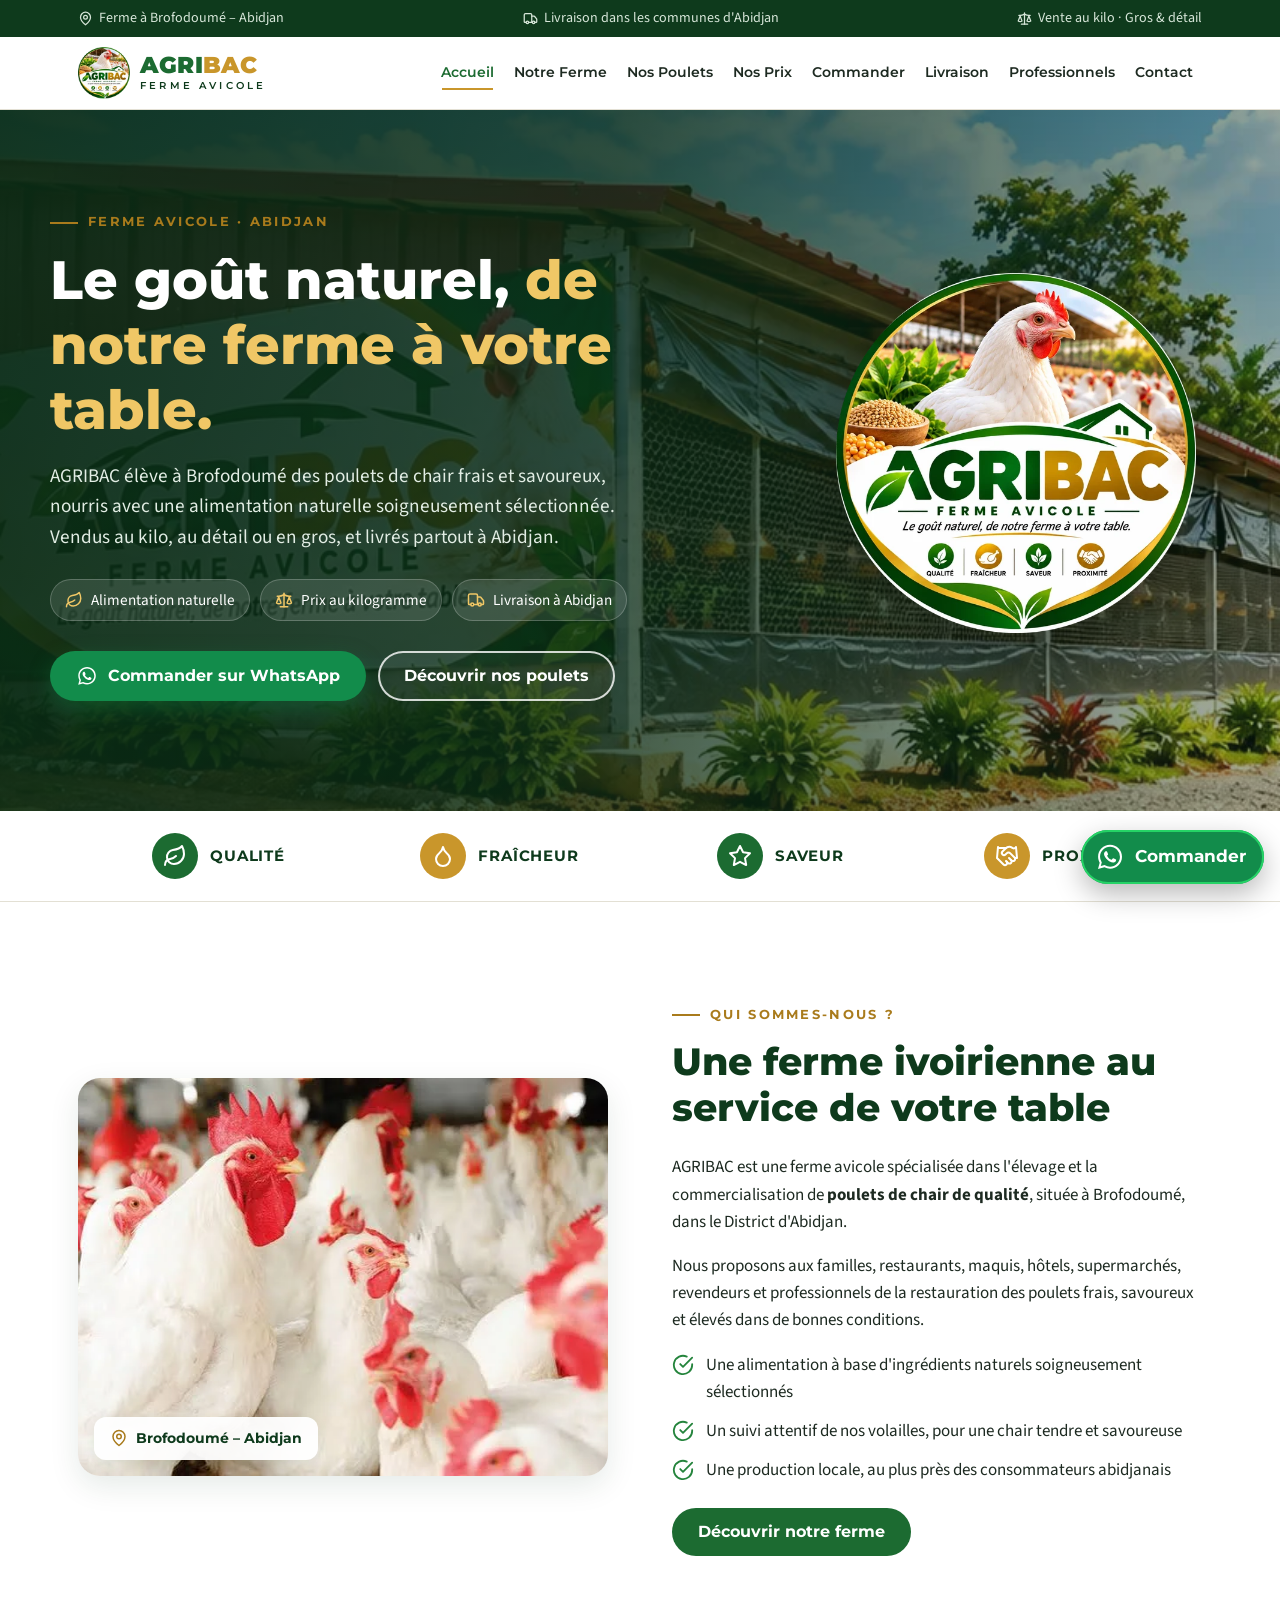
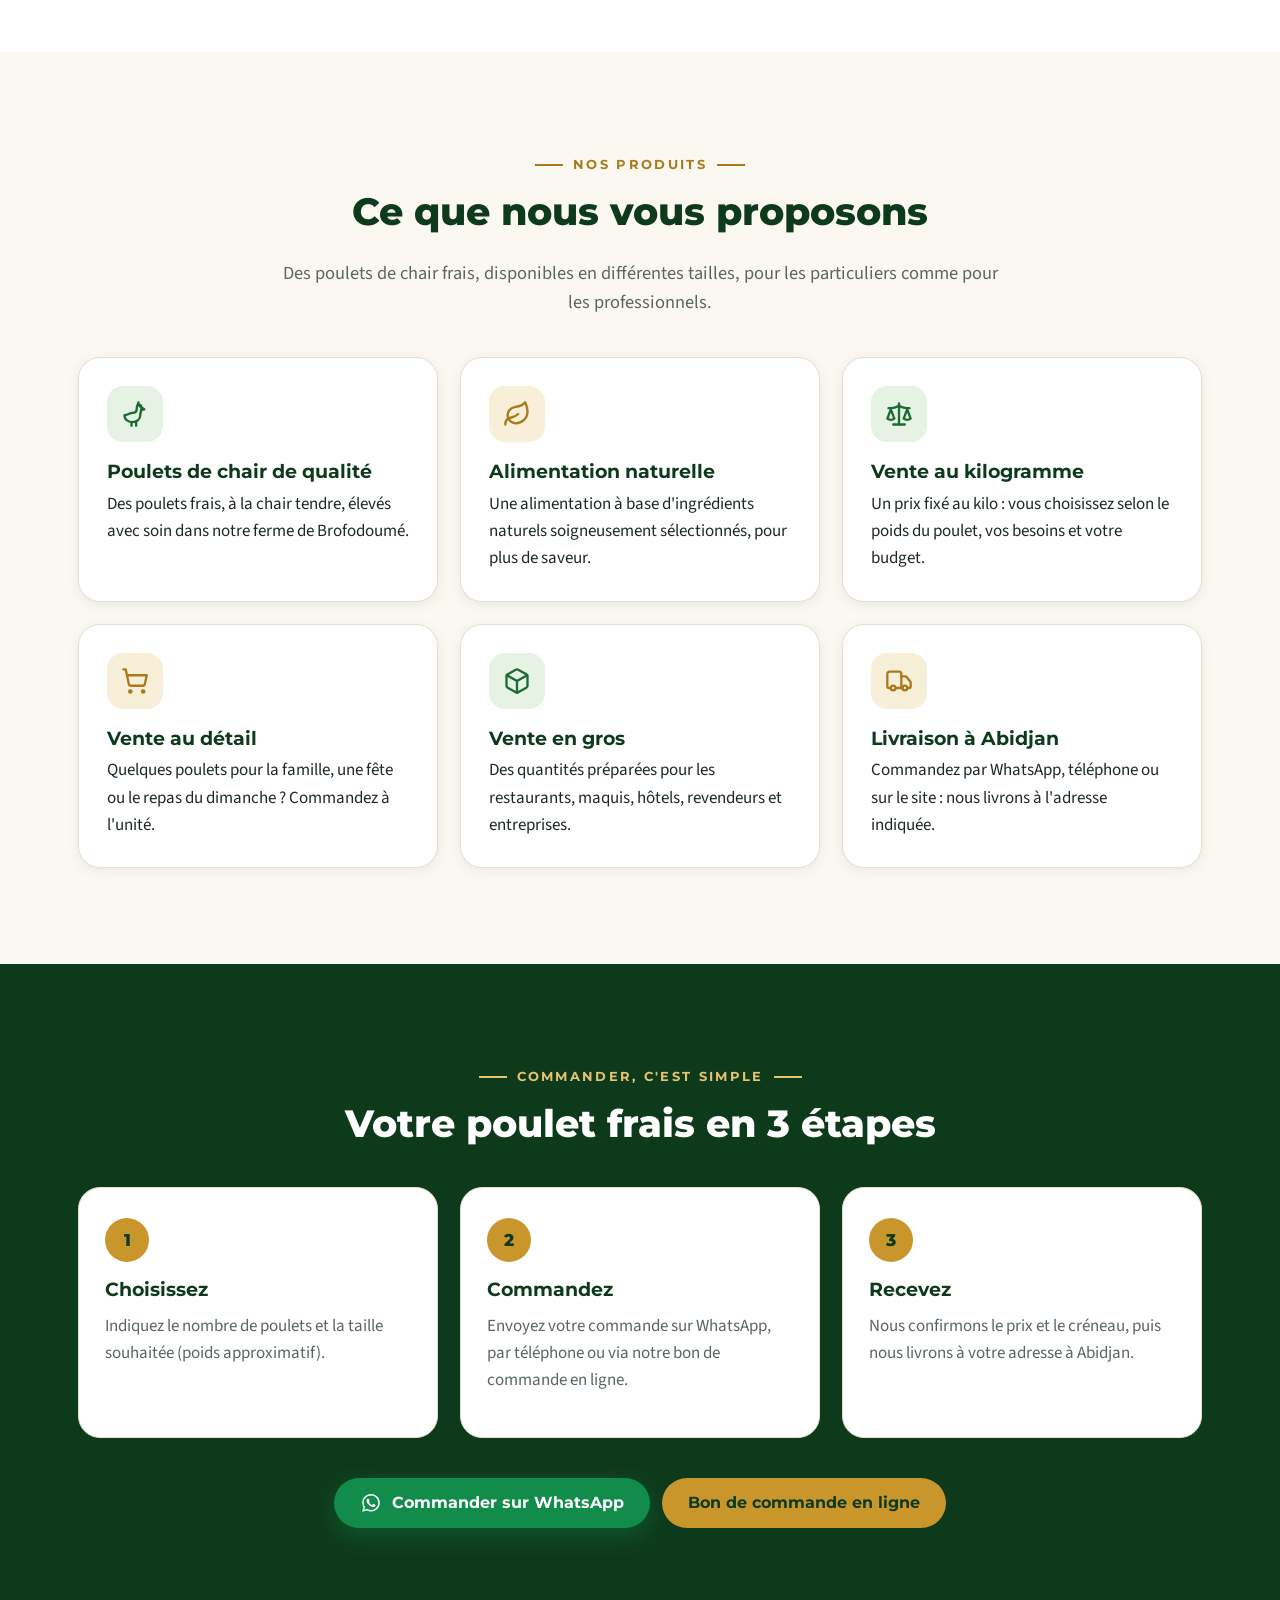
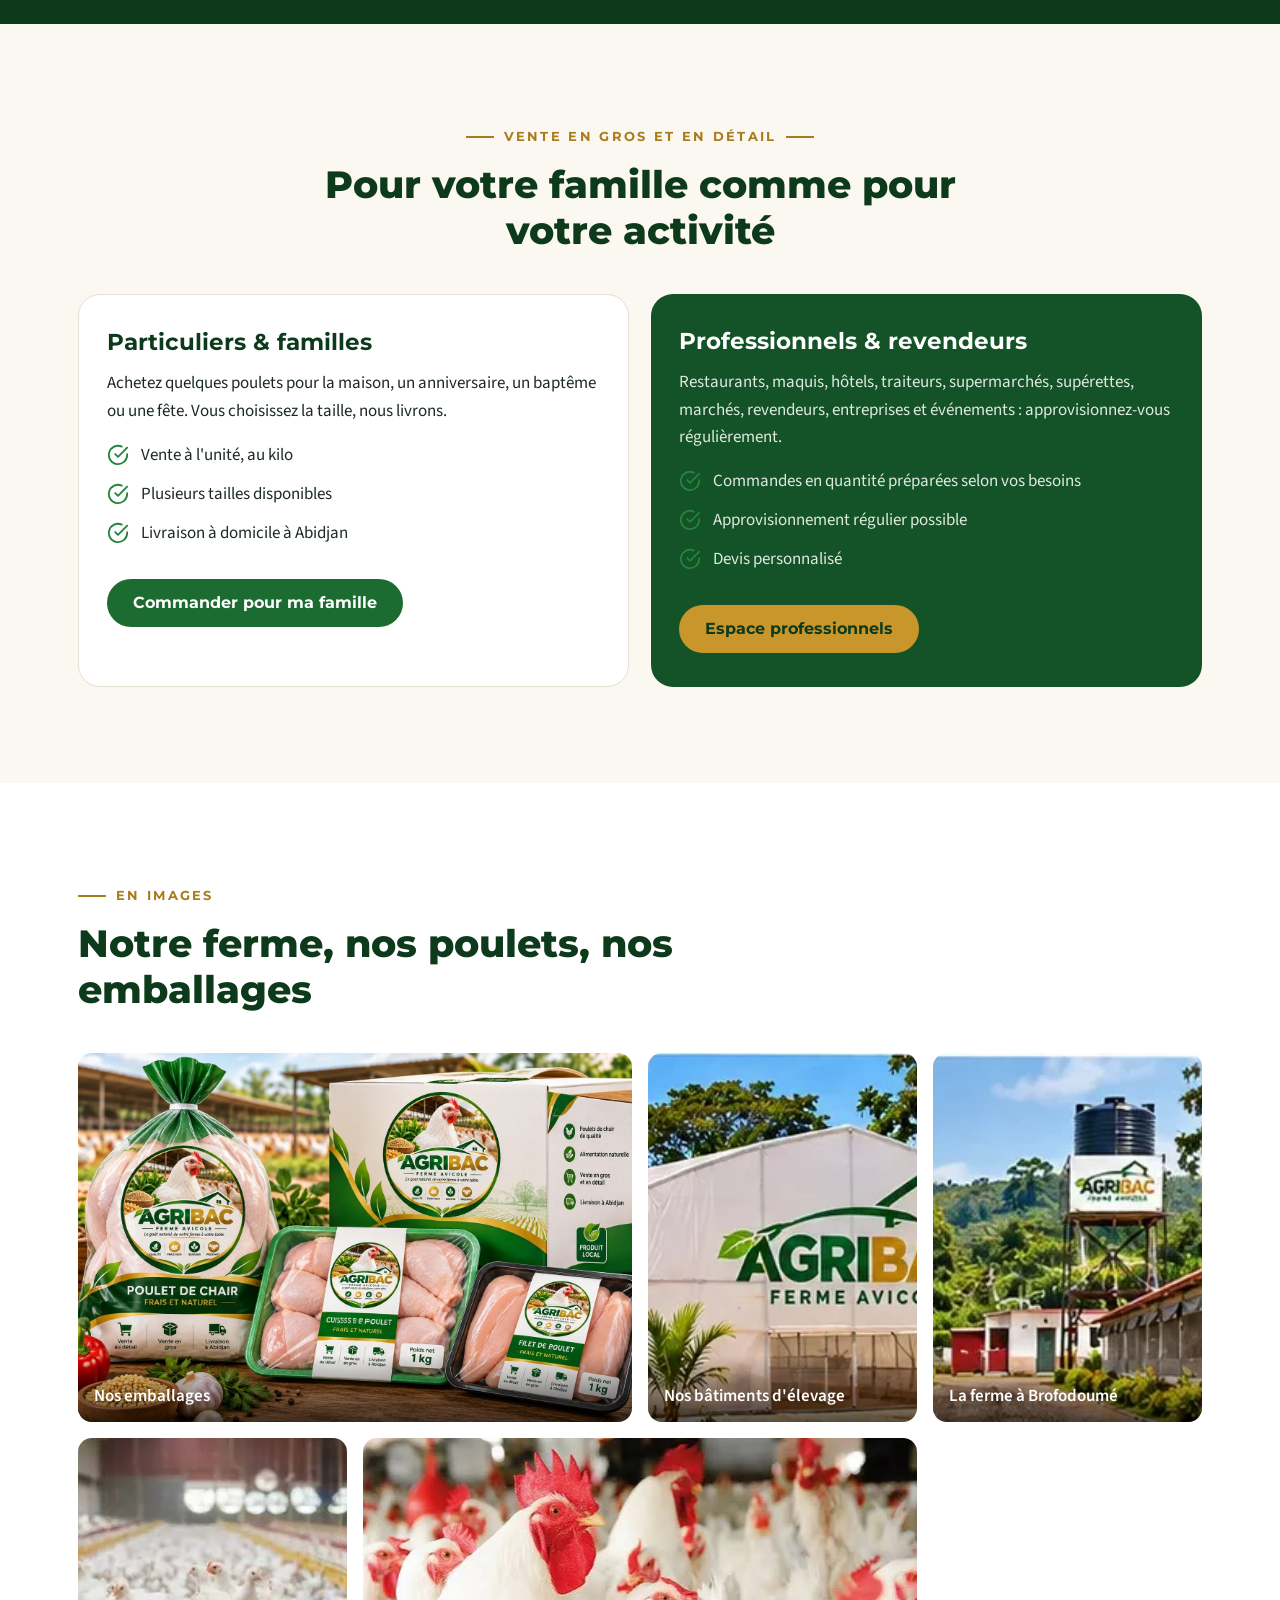
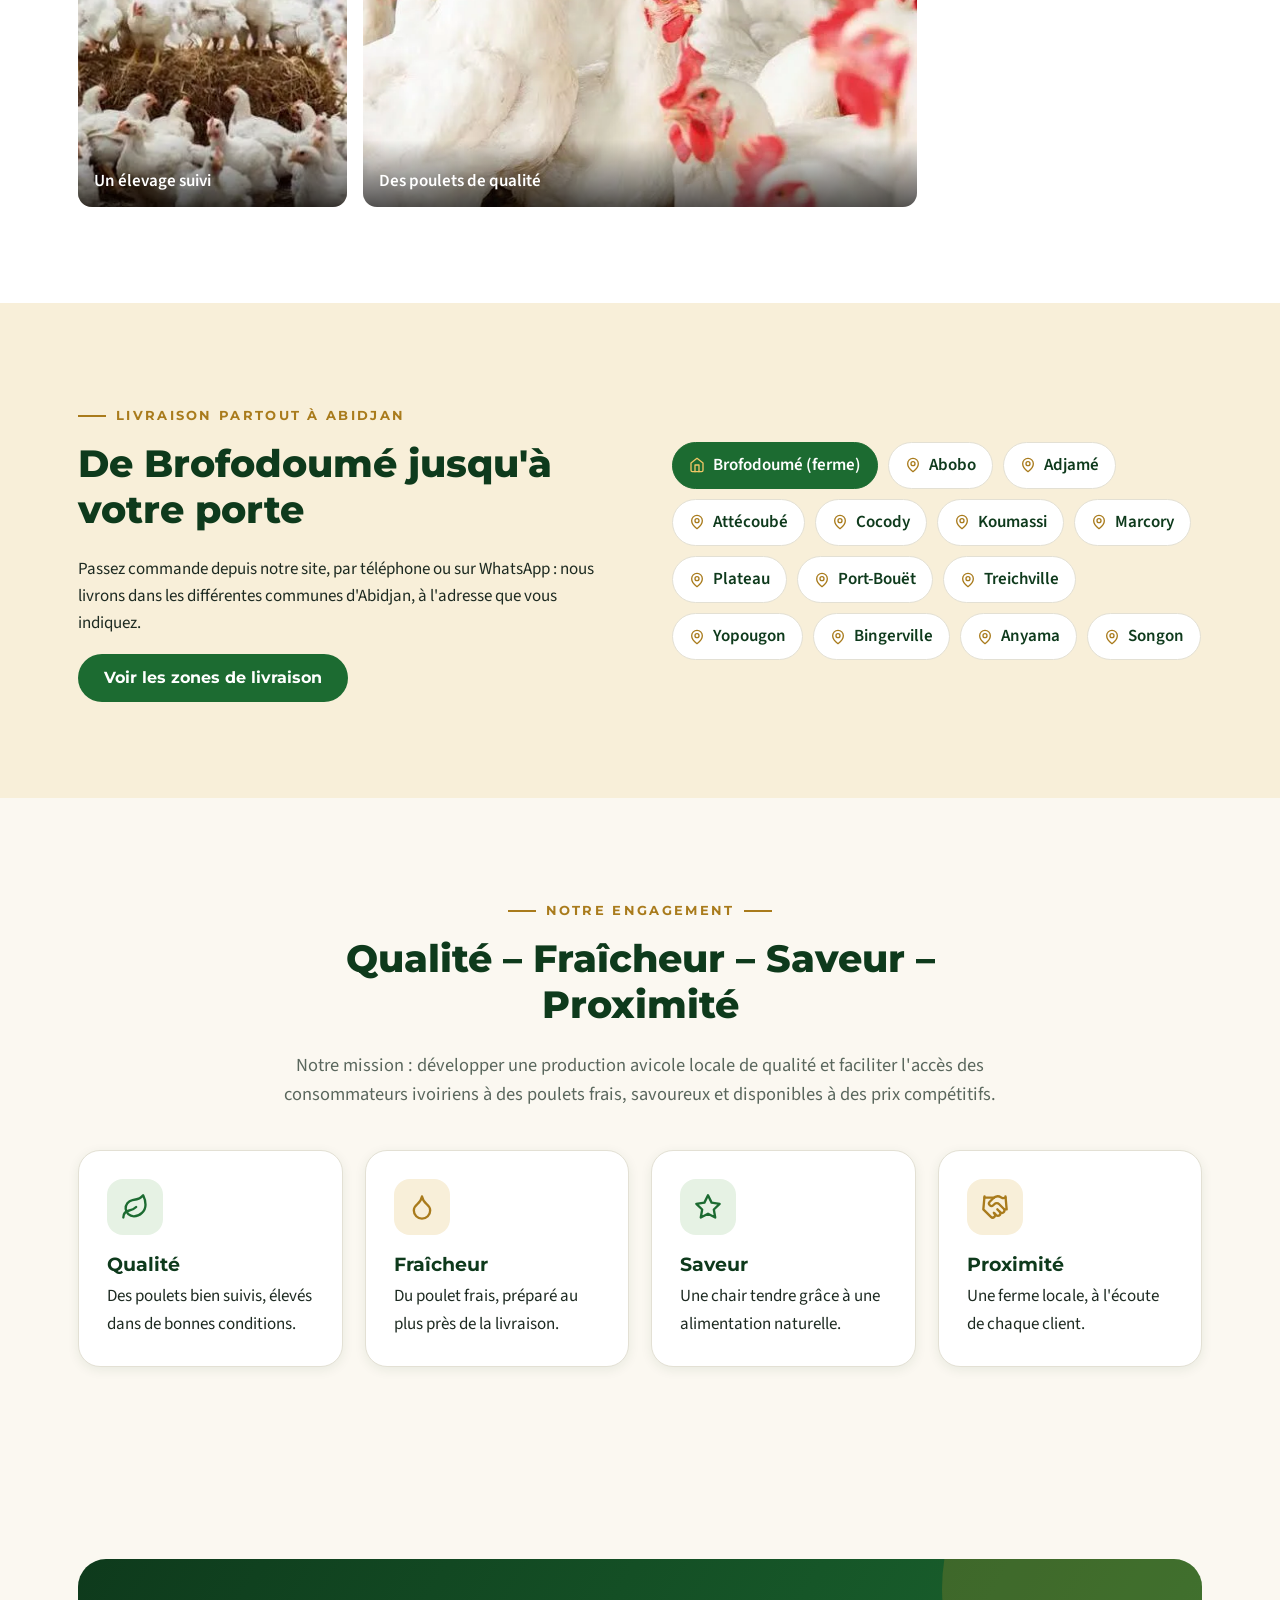
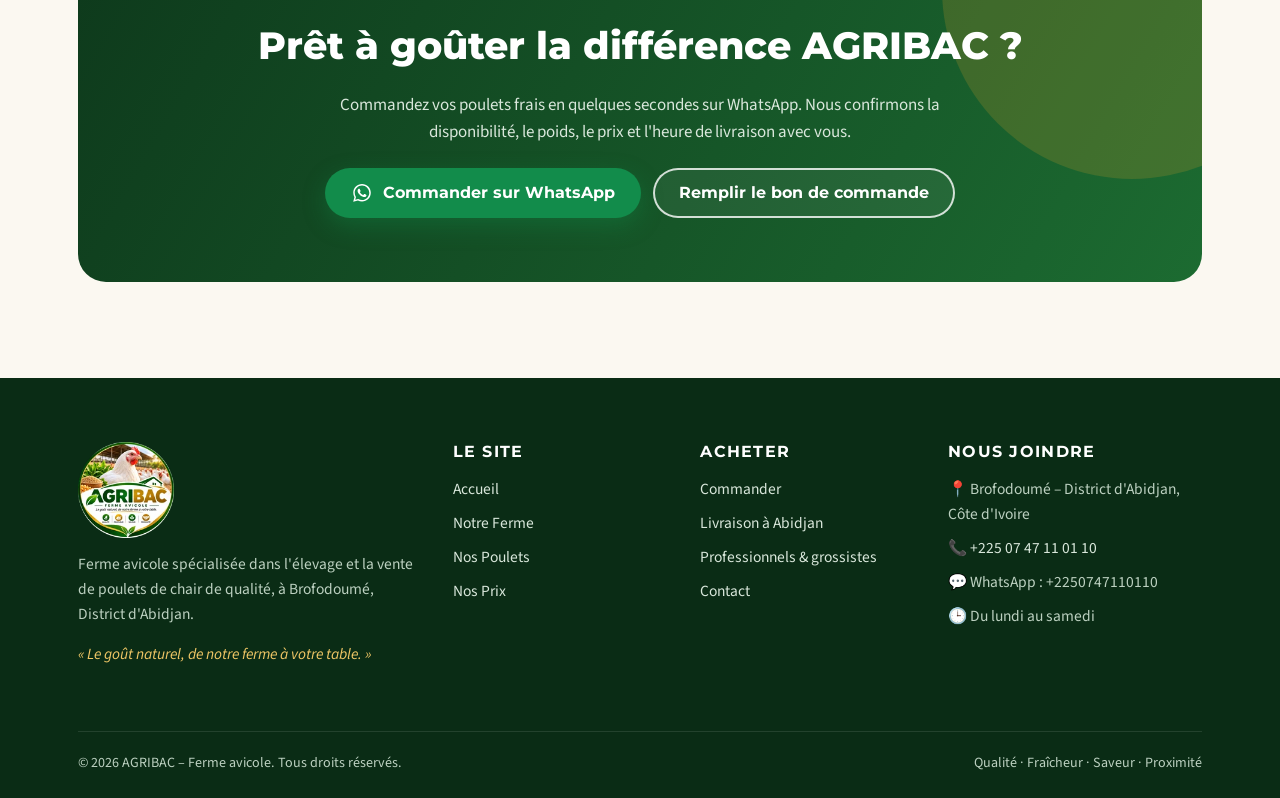
<file: index.html>
<!doctype html>
<html lang="fr">
<head>
  <meta charset="utf-8">
  <meta name="viewport" content="width=device-width, initial-scale=1">
  <title>AGRIBAC – Ferme avicole | Poulets de chair de qualité à Abidjan</title>
  <meta name="description" content="AGRIBAC, ferme avicole à Brofodoumé (Abidjan) : poulets de chair frais et savoureux, alimentation naturelle, vente au kilo en gros et au détail, livraison à Abidjan.">
  <meta name="theme-color" content="#0e3a1c">
  <meta property="og:type" content="website">
  <meta property="og:locale" content="fr_CI">
  <meta property="og:site_name" content="AGRIBAC – Ferme avicole">
  <meta property="og:title" content="AGRIBAC – Ferme avicole | Poulets de chair de qualité à Abidjan">
  <meta property="og:description" content="AGRIBAC, ferme avicole à Brofodoumé (Abidjan) : poulets de chair frais et savoureux, alimentation naturelle, vente au kilo en gros et au détail, livraison à Abidjan.">
  <meta property="og:image" content="assets/img/og-agribac.jpg">
  <meta name="twitter:card" content="summary_large_image">
  <link rel="icon" type="image/png" href="assets/img/favicon.png">
  <link rel="apple-touch-icon" href="assets/img/apple-touch-icon.png">
  <link rel="preconnect" href="https://fonts.googleapis.com">
  <link rel="preconnect" href="https://fonts.gstatic.com" crossorigin>
  <link rel="stylesheet" href="https://fonts.googleapis.com/css2?family=Montserrat:wght@600;700;800;900&family=Source+Sans+3:wght@400;600;700&display=swap">
  <link rel="stylesheet" href="assets/css/style.css">
  <script type="application/ld+json">
  {
    "@context": "https://schema.org",
    "@type": "LocalBusiness",
    "name": "AGRIBAC – Ferme avicole",
    "description": "Élevage et vente de poulets de chair de qualité à Abidjan. Vente au kilogramme, en gros et au détail, livraison à Abidjan.",
    "slogan": "Le goût naturel, de notre ferme à votre table.",
    "image": "assets/img/logo-agribac.png",
    "address": {
      "@type": "PostalAddress",
      "addressLocality": "Brofodoumé",
      "addressRegion": "District d'Abidjan",
      "addressCountry": "CI"
    },
    "areaServed": "Abidjan"
  }
  </script>
</head>
<body>
  <a class="skip-link" href="#contenu">Aller au contenu</a>

  <div class="topbar">
    <div class="container">
      <span><svg viewBox="0 0 24 24" fill="none" stroke="currentColor" stroke-width="2" stroke-linecap="round" stroke-linejoin="round" width="15" height="15" aria-hidden="true"><path d="M20 10c0 6-8 12-8 12s-8-6-8-12a8 8 0 0 1 16 0Z"/><circle cx="12" cy="10" r="3"/></svg> Ferme à Brofodoumé – Abidjan</span>
      <span class="hide-sm"><svg viewBox="0 0 24 24" fill="none" stroke="currentColor" stroke-width="2" stroke-linecap="round" stroke-linejoin="round" width="15" height="15" aria-hidden="true"><path d="M14 18V6a2 2 0 0 0-2-2H4a2 2 0 0 0-2 2v11a1 1 0 0 0 1 1h2"/><path d="M15 18H9"/><path d="M19 18h2a1 1 0 0 0 1-1v-3.65a1 1 0 0 0-.22-.624l-3.48-4.35A1 1 0 0 0 17.52 8H14"/><circle cx="17" cy="18" r="2"/><circle cx="7" cy="18" r="2"/></svg> Livraison dans les communes d'Abidjan</span>
      <span><svg viewBox="0 0 24 24" fill="none" stroke="currentColor" stroke-width="2" stroke-linecap="round" stroke-linejoin="round" width="15" height="15" aria-hidden="true"><path d="m16 16 3-8 3 8c-.87.65-1.92 1-3 1s-2.13-.35-3-1Z"/><path d="m2 16 3-8 3 8c-.87.65-1.92 1-3 1s-2.13-.35-3-1Z"/><path d="M7 21h10"/><path d="M12 3v18"/><path d="M3 7h2c2 0 5-1 7-2 2 1 5 2 7 2h2"/></svg> Vente au kilo · Gros &amp; détail</span>
    </div>
  </div>

  <header class="site-header">
    <div class="container header-inner">
      <a class="brand" href="index.html" aria-label="AGRIBAC – Accueil">
        <img src="assets/img/logo-agribac-160.webp" alt="" width="52" height="52">
        <span class="brand-text">
          <span class="brand-name">AGRI<b>BAC</b></span>
          <span class="brand-sub">FERME AVICOLE</span>
        </span>
      </a>
      <nav class="main-nav" id="main-nav" aria-label="Navigation principale">
        <ul>
          <li><a href="index.html" aria-current="page">Accueil</a></li>
          <li><a href="ferme.html">Notre Ferme</a></li>
          <li><a href="poulets.html">Nos Poulets</a></li>
          <li><a href="prix.html">Nos Prix</a></li>
          <li><a href="commander.html">Commander</a></li>
          <li><a href="livraison.html">Livraison</a></li>
          <li><a href="professionnels.html">Professionnels</a></li>
          <li><a href="contact.html">Contact</a></li>
          <li class="nav-cta"><a class="btn btn--wa btn--block" href="contact.html#coordonnees" data-wa="Bonjour AGRIBAC, je souhaite commander des poulets."><svg viewBox="0 0 32 32" fill="currentColor" aria-hidden="true"><path d="M16.04 3C9 3 3.3 8.7 3.3 15.73c0 2.25.59 4.45 1.71 6.39L3.2 28.8l6.85-1.79a12.7 12.7 0 0 0 6 1.52h.01c7.03 0 12.74-5.7 12.74-12.73C28.8 8.7 23.08 3 16.04 3zm0 23.33h-.01a10.6 10.6 0 0 1-5.4-1.48l-.39-.23-4.06 1.06 1.08-3.96-.25-.41a10.56 10.56 0 0 1-1.62-5.6c0-5.84 4.76-10.6 10.62-10.6 2.83 0 5.5 1.1 7.5 3.11a10.53 10.53 0 0 1 3.1 7.5c0 5.85-4.76 10.61-10.57 10.61zm5.82-7.94c-.32-.16-1.88-.93-2.17-1.03-.29-.11-.5-.16-.71.16-.21.32-.82 1.03-1 1.24-.19.21-.37.24-.69.08-.32-.16-1.34-.5-2.56-1.58-.95-.84-1.59-1.88-1.77-2.2-.19-.32-.02-.49.14-.65.14-.14.32-.37.48-.56.16-.19.21-.32.32-.53.11-.21.05-.4-.03-.56-.08-.16-.71-1.71-.98-2.34-.26-.62-.52-.53-.71-.54h-.61c-.21 0-.56.08-.85.4-.29.32-1.11 1.09-1.11 2.65s1.14 3.08 1.3 3.29c.16.21 2.24 3.42 5.43 4.8.76.33 1.35.52 1.81.67.76.24 1.45.21 2 .13.61-.09 1.88-.77 2.14-1.51.27-.74.27-1.38.19-1.51-.08-.13-.29-.21-.61-.37z"/></svg><span>Commander sur WhatsApp</span></a></li>
        </ul>
      </nav>
      <a class="btn btn--wa header-wa" href="contact.html#coordonnees" data-wa="Bonjour AGRIBAC, je souhaite commander des poulets."><svg viewBox="0 0 32 32" fill="currentColor" aria-hidden="true"><path d="M16.04 3C9 3 3.3 8.7 3.3 15.73c0 2.25.59 4.45 1.71 6.39L3.2 28.8l6.85-1.79a12.7 12.7 0 0 0 6 1.52h.01c7.03 0 12.74-5.7 12.74-12.73C28.8 8.7 23.08 3 16.04 3zm0 23.33h-.01a10.6 10.6 0 0 1-5.4-1.48l-.39-.23-4.06 1.06 1.08-3.96-.25-.41a10.56 10.56 0 0 1-1.62-5.6c0-5.84 4.76-10.6 10.62-10.6 2.83 0 5.5 1.1 7.5 3.11a10.53 10.53 0 0 1 3.1 7.5c0 5.85-4.76 10.61-10.57 10.61zm5.82-7.94c-.32-.16-1.88-.93-2.17-1.03-.29-.11-.5-.16-.71.16-.21.32-.82 1.03-1 1.24-.19.21-.37.24-.69.08-.32-.16-1.34-.5-2.56-1.58-.95-.84-1.59-1.88-1.77-2.2-.19-.32-.02-.49.14-.65.14-.14.32-.37.48-.56.16-.19.21-.32.32-.53.11-.21.05-.4-.03-.56-.08-.16-.71-1.71-.98-2.34-.26-.62-.52-.53-.71-.54h-.61c-.21 0-.56.08-.85.4-.29.32-1.11 1.09-1.11 2.65s1.14 3.08 1.3 3.29c.16.21 2.24 3.42 5.43 4.8.76.33 1.35.52 1.81.67.76.24 1.45.21 2 .13.61-.09 1.88-.77 2.14-1.51.27-.74.27-1.38.19-1.51-.08-.13-.29-.21-.61-.37z"/></svg><span>Commander</span></a>
      <button class="nav-toggle" type="button" aria-controls="main-nav" aria-expanded="false" aria-label="Ouvrir le menu"><svg viewBox="0 0 24 24" fill="none" stroke="currentColor" stroke-width="2" stroke-linecap="round" stroke-linejoin="round" aria-hidden="true"><line x1="4" x2="20" y1="7" y2="7"/><line x1="4" x2="20" y1="12" y2="12"/><line x1="4" x2="20" y1="17" y2="17"/></svg></button>
    </div>
  </header>

  <main id="contenu">
    <section class="hero">
      <div class="hero__bg"><img src="assets/img/ferme-batiment.webp" alt="" width="1250" height="455" fetchpriority="high"></div>
      <div class="container hero__inner">
        <div>
          <p class="eyebrow">Ferme avicole · Abidjan</p>
          <h1>Le goût naturel, <em>de notre ferme à votre table.</em></h1>
          <p class="lead">AGRIBAC élève à Brofodoumé des poulets de chair frais et savoureux, nourris avec une alimentation naturelle soigneusement sélectionnée. Vendus au kilo, au détail ou en gros, et livrés partout à Abidjan.</p>
          <ul class="hero__points">
            <li><svg viewBox="0 0 24 24" fill="none" stroke="currentColor" stroke-width="2" stroke-linecap="round" stroke-linejoin="round" aria-hidden="true"><path d="M11 20A7 7 0 0 1 9.8 6.1C15.5 5 17 4.48 19 2c1 2 2 4.18 2 8 0 5.5-4.78 10-10 10Z"/><path d="M2 21c0-3 1.85-5.36 5.08-6C9.5 14.52 12 13 13 12"/></svg> Alimentation naturelle</li>
            <li><svg viewBox="0 0 24 24" fill="none" stroke="currentColor" stroke-width="2" stroke-linecap="round" stroke-linejoin="round" aria-hidden="true"><path d="m16 16 3-8 3 8c-.87.65-1.92 1-3 1s-2.13-.35-3-1Z"/><path d="m2 16 3-8 3 8c-.87.65-1.92 1-3 1s-2.13-.35-3-1Z"/><path d="M7 21h10"/><path d="M12 3v18"/><path d="M3 7h2c2 0 5-1 7-2 2 1 5 2 7 2h2"/></svg> Prix au kilogramme</li>
            <li><svg viewBox="0 0 24 24" fill="none" stroke="currentColor" stroke-width="2" stroke-linecap="round" stroke-linejoin="round" aria-hidden="true"><path d="M14 18V6a2 2 0 0 0-2-2H4a2 2 0 0 0-2 2v11a1 1 0 0 0 1 1h2"/><path d="M15 18H9"/><path d="M19 18h2a1 1 0 0 0 1-1v-3.65a1 1 0 0 0-.22-.624l-3.48-4.35A1 1 0 0 0 17.52 8H14"/><circle cx="17" cy="18" r="2"/><circle cx="7" cy="18" r="2"/></svg> Livraison à Abidjan</li>
          </ul>
          <div class="btn-row">
            <a class="btn btn--wa" href="contact.html#coordonnees" data-wa="Bonjour AGRIBAC, je souhaite commander des poulets."><svg viewBox="0 0 32 32" fill="currentColor" aria-hidden="true"><path d="M16.04 3C9 3 3.3 8.7 3.3 15.73c0 2.25.59 4.45 1.71 6.39L3.2 28.8l6.85-1.79a12.7 12.7 0 0 0 6 1.52h.01c7.03 0 12.74-5.7 12.74-12.73C28.8 8.7 23.08 3 16.04 3zm0 23.33h-.01a10.6 10.6 0 0 1-5.4-1.48l-.39-.23-4.06 1.06 1.08-3.96-.25-.41a10.56 10.56 0 0 1-1.62-5.6c0-5.84 4.76-10.6 10.62-10.6 2.83 0 5.5 1.1 7.5 3.11a10.53 10.53 0 0 1 3.1 7.5c0 5.85-4.76 10.61-10.57 10.61zm5.82-7.94c-.32-.16-1.88-.93-2.17-1.03-.29-.11-.5-.16-.71.16-.21.32-.82 1.03-1 1.24-.19.21-.37.24-.69.08-.32-.16-1.34-.5-2.56-1.58-.95-.84-1.59-1.88-1.77-2.2-.19-.32-.02-.49.14-.65.14-.14.32-.37.48-.56.16-.19.21-.32.32-.53.11-.21.05-.4-.03-.56-.08-.16-.71-1.71-.98-2.34-.26-.62-.52-.53-.71-.54h-.61c-.21 0-.56.08-.85.4-.29.32-1.11 1.09-1.11 2.65s1.14 3.08 1.3 3.29c.16.21 2.24 3.42 5.43 4.8.76.33 1.35.52 1.81.67.76.24 1.45.21 2 .13.61-.09 1.88-.77 2.14-1.51.27-.74.27-1.38.19-1.51-.08-.13-.29-.21-.61-.37z"/></svg><span>Commander sur WhatsApp</span></a>
            <a class="btn btn--outline-light" href="poulets.html">Découvrir nos poulets</a>
          </div>
        </div>
        <img class="hero__badge" src="assets/img/logo-agribac.webp" alt="Logo AGRIBAC – Ferme avicole : Qualité, Fraîcheur, Saveur, Proximité" width="600" height="600">
      </div>
    </section>

    <section class="values" aria-label="Nos valeurs">
      <div class="container values__grid">
        <div class="value"><span class="value__icon"><svg viewBox="0 0 24 24" fill="none" stroke="currentColor" stroke-width="2" stroke-linecap="round" stroke-linejoin="round" aria-hidden="true"><path d="M11 20A7 7 0 0 1 9.8 6.1C15.5 5 17 4.48 19 2c1 2 2 4.18 2 8 0 5.5-4.78 10-10 10Z"/><path d="M2 21c0-3 1.85-5.36 5.08-6C9.5 14.52 12 13 13 12"/></svg></span><strong>Qualité</strong></div>
        <div class="value"><span class="value__icon"><svg viewBox="0 0 24 24" fill="none" stroke="currentColor" stroke-width="2" stroke-linecap="round" stroke-linejoin="round" aria-hidden="true"><path d="M12 22a7 7 0 0 0 7-7c0-2-1-3.9-3-5.5s-3.5-4-4-6.5c-.5 2.5-2 4.9-4 6.5C6 11.1 5 13 5 15a7 7 0 0 0 7 7z"/></svg></span><strong>Fraîcheur</strong></div>
        <div class="value"><span class="value__icon"><svg viewBox="0 0 24 24" fill="none" stroke="currentColor" stroke-width="2" stroke-linecap="round" stroke-linejoin="round" aria-hidden="true"><polygon points="12 2 15.09 8.26 22 9.27 17 14.14 18.18 21.02 12 17.77 5.82 21.02 7 14.14 2 9.27 8.91 8.26 12 2"/></svg></span><strong>Saveur</strong></div>
        <div class="value"><span class="value__icon"><svg viewBox="0 0 24 24" fill="none" stroke="currentColor" stroke-width="2" stroke-linecap="round" stroke-linejoin="round" aria-hidden="true"><path d="m11 17 2 2a1 1 0 1 0 3-3"/><path d="m14 14 2.5 2.5a1 1 0 1 0 3-3l-3.88-3.88a3 3 0 0 0-4.24 0l-.88.88a1 1 0 1 1-3-3l2.81-2.81a5.79 5.79 0 0 1 7.06-.87l.47.28a2 2 0 0 0 1.42.25L21 4"/><path d="m21 3 1 11h-2"/><path d="M3 3 2 14l6.5 6.5a1 1 0 1 0 3-3"/><path d="M3 4h8"/></svg></span><strong>Proximité</strong></div>
      </div>
    </section>

    <section class="section section--white">
      <div class="container split">
        <div class="media-frame media-frame--tall">
          <img src="assets/img/poulets-chair.webp" alt="Poulets de chair blancs en bonne santé dans le bâtiment d'élevage" width="678" height="452" loading="lazy">
          <span class="media-tag"><svg viewBox="0 0 24 24" fill="none" stroke="currentColor" stroke-width="2" stroke-linecap="round" stroke-linejoin="round" aria-hidden="true"><path d="M20 10c0 6-8 12-8 12s-8-6-8-12a8 8 0 0 1 16 0Z"/><circle cx="12" cy="10" r="3"/></svg> Brofodoumé – Abidjan</span>
        </div>
        <div>
          <p class="eyebrow">Qui sommes-nous ?</p>
          <h2>Une ferme ivoirienne au service de votre table</h2>
          <p>AGRIBAC est une ferme avicole spécialisée dans l'élevage et la commercialisation de <strong>poulets de chair de qualité</strong>, située à Brofodoumé, dans le District d'Abidjan.</p>
          <p>Nous proposons aux familles, restaurants, maquis, hôtels, supermarchés, revendeurs et professionnels de la restauration des poulets frais, savoureux et élevés dans de bonnes conditions.</p>
          <ul class="check-list"><li><svg viewBox="0 0 24 24" fill="none" stroke="currentColor" stroke-width="2" stroke-linecap="round" stroke-linejoin="round" aria-hidden="true"><path d="M22 11.08V12a10 10 0 1 1-5.93-9.14"/><polyline points="22 4 12 14.01 9 11.01"/></svg><span>Une alimentation à base d'ingrédients naturels soigneusement sélectionnés</span></li><li><svg viewBox="0 0 24 24" fill="none" stroke="currentColor" stroke-width="2" stroke-linecap="round" stroke-linejoin="round" aria-hidden="true"><path d="M22 11.08V12a10 10 0 1 1-5.93-9.14"/><polyline points="22 4 12 14.01 9 11.01"/></svg><span>Un suivi attentif de nos volailles, pour une chair tendre et savoureuse</span></li><li><svg viewBox="0 0 24 24" fill="none" stroke="currentColor" stroke-width="2" stroke-linecap="round" stroke-linejoin="round" aria-hidden="true"><path d="M22 11.08V12a10 10 0 1 1-5.93-9.14"/><polyline points="22 4 12 14.01 9 11.01"/></svg><span>Une production locale, au plus près des consommateurs abidjanais</span></li></ul>
          <a class="btn btn--primary" href="ferme.html">Découvrir notre ferme</a>
        </div>
      </div>
    </section>

    <section class="section">
      <div class="container">
        <div class="section-head section-head--center">
          <p class="eyebrow">Nos produits</p>
          <h2>Ce que nous vous proposons</h2>
          <p class="lead">Des poulets de chair frais, disponibles en différentes tailles, pour les particuliers comme pour les professionnels.</p>
        </div>
        <div class="grid grid--3">
          <article class="card"><div class="card__icon"><svg viewBox="0 0 24 24" fill="none" stroke="currentColor" stroke-width="2" stroke-linecap="round" stroke-linejoin="round" aria-hidden="true"><path d="M15 4c1.5 0 2.5 1 2.5 2.5L20 8l-2.5.5"/><path d="M17.5 6.5c0 3-1 4.5-1 6.5 0 3.5-3 6-6.5 6S3 17 3 13c3 0 4-2 7-2 2.5 0 3.5-1.5 3.5-3.5 0-2 .5-3.5 1.5-3.5z"/><path d="M9 19v3"/><path d="M13 18.5V22"/><path d="M14.5 3.5 15 2"/></svg></div><h3>Poulets de chair de qualité</h3><p>Des poulets frais, à la chair tendre, élevés avec soin dans notre ferme de Brofodoumé.</p></article>
          <article class="card card--gold"><div class="card__icon"><svg viewBox="0 0 24 24" fill="none" stroke="currentColor" stroke-width="2" stroke-linecap="round" stroke-linejoin="round" aria-hidden="true"><path d="M11 20A7 7 0 0 1 9.8 6.1C15.5 5 17 4.48 19 2c1 2 2 4.18 2 8 0 5.5-4.78 10-10 10Z"/><path d="M2 21c0-3 1.85-5.36 5.08-6C9.5 14.52 12 13 13 12"/></svg></div><h3>Alimentation naturelle</h3><p>Une alimentation à base d'ingrédients naturels soigneusement sélectionnés, pour plus de saveur.</p></article>
          <article class="card"><div class="card__icon"><svg viewBox="0 0 24 24" fill="none" stroke="currentColor" stroke-width="2" stroke-linecap="round" stroke-linejoin="round" aria-hidden="true"><path d="m16 16 3-8 3 8c-.87.65-1.92 1-3 1s-2.13-.35-3-1Z"/><path d="m2 16 3-8 3 8c-.87.65-1.92 1-3 1s-2.13-.35-3-1Z"/><path d="M7 21h10"/><path d="M12 3v18"/><path d="M3 7h2c2 0 5-1 7-2 2 1 5 2 7 2h2"/></svg></div><h3>Vente au kilogramme</h3><p>Un prix fixé au kilo : vous choisissez selon le poids du poulet, vos besoins et votre budget.</p></article>
          <article class="card card--gold"><div class="card__icon"><svg viewBox="0 0 24 24" fill="none" stroke="currentColor" stroke-width="2" stroke-linecap="round" stroke-linejoin="round" aria-hidden="true"><circle cx="8" cy="21" r="1"/><circle cx="19" cy="21" r="1"/><path d="M2.05 2.05h2l2.66 12.42a2 2 0 0 0 2 1.58h9.78a2 2 0 0 0 1.95-1.57l1.65-7.43H5.12"/></svg></div><h3>Vente au détail</h3><p>Quelques poulets pour la famille, une fête ou le repas du dimanche ? Commandez à l'unité.</p></article>
          <article class="card"><div class="card__icon"><svg viewBox="0 0 24 24" fill="none" stroke="currentColor" stroke-width="2" stroke-linecap="round" stroke-linejoin="round" aria-hidden="true"><path d="M21 8a2 2 0 0 0-1-1.73l-7-4a2 2 0 0 0-2 0l-7 4A2 2 0 0 0 3 8v8a2 2 0 0 0 1 1.73l7 4a2 2 0 0 0 2 0l7-4A2 2 0 0 0 21 16Z"/><path d="m3.3 7 8.7 5 8.7-5"/><path d="M12 22V12"/></svg></div><h3>Vente en gros</h3><p>Des quantités préparées pour les restaurants, maquis, hôtels, revendeurs et entreprises.</p></article>
          <article class="card card--gold"><div class="card__icon"><svg viewBox="0 0 24 24" fill="none" stroke="currentColor" stroke-width="2" stroke-linecap="round" stroke-linejoin="round" aria-hidden="true"><path d="M14 18V6a2 2 0 0 0-2-2H4a2 2 0 0 0-2 2v11a1 1 0 0 0 1 1h2"/><path d="M15 18H9"/><path d="M19 18h2a1 1 0 0 0 1-1v-3.65a1 1 0 0 0-.22-.624l-3.48-4.35A1 1 0 0 0 17.52 8H14"/><circle cx="17" cy="18" r="2"/><circle cx="7" cy="18" r="2"/></svg></div><h3>Livraison à Abidjan</h3><p>Commandez par WhatsApp, téléphone ou sur le site : nous livrons à l'adresse indiquée.</p></article>
        </div>
      </div>
    </section>

    <section class="section section--green">
      <div class="container">
        <div class="section-head section-head--center">
          <p class="eyebrow">Commander, c'est simple</p>
          <h2>Votre poulet frais en 3 étapes</h2>
        </div>
        <div class="steps">
          <div class="step"><h3>Choisissez</h3><p class="muted">Indiquez le nombre de poulets et la taille souhaitée (poids approximatif).</p></div>
          <div class="step"><h3>Commandez</h3><p class="muted">Envoyez votre commande sur WhatsApp, par téléphone ou via notre bon de commande en ligne.</p></div>
          <div class="step"><h3>Recevez</h3><p class="muted">Nous confirmons le prix et le créneau, puis nous livrons à votre adresse à Abidjan.</p></div>
        </div>
        <div class="btn-row mt-3" style="justify-content:center">
          <a class="btn btn--wa" href="contact.html#coordonnees" data-wa="Bonjour AGRIBAC, je souhaite commander des poulets."><svg viewBox="0 0 32 32" fill="currentColor" aria-hidden="true"><path d="M16.04 3C9 3 3.3 8.7 3.3 15.73c0 2.25.59 4.45 1.71 6.39L3.2 28.8l6.85-1.79a12.7 12.7 0 0 0 6 1.52h.01c7.03 0 12.74-5.7 12.74-12.73C28.8 8.7 23.08 3 16.04 3zm0 23.33h-.01a10.6 10.6 0 0 1-5.4-1.48l-.39-.23-4.06 1.06 1.08-3.96-.25-.41a10.56 10.56 0 0 1-1.62-5.6c0-5.84 4.76-10.6 10.62-10.6 2.83 0 5.5 1.1 7.5 3.11a10.53 10.53 0 0 1 3.1 7.5c0 5.85-4.76 10.61-10.57 10.61zm5.82-7.94c-.32-.16-1.88-.93-2.17-1.03-.29-.11-.5-.16-.71.16-.21.32-.82 1.03-1 1.24-.19.21-.37.24-.69.08-.32-.16-1.34-.5-2.56-1.58-.95-.84-1.59-1.88-1.77-2.2-.19-.32-.02-.49.14-.65.14-.14.32-.37.48-.56.16-.19.21-.32.32-.53.11-.21.05-.4-.03-.56-.08-.16-.71-1.71-.98-2.34-.26-.62-.52-.53-.71-.54h-.61c-.21 0-.56.08-.85.4-.29.32-1.11 1.09-1.11 2.65s1.14 3.08 1.3 3.29c.16.21 2.24 3.42 5.43 4.8.76.33 1.35.52 1.81.67.76.24 1.45.21 2 .13.61-.09 1.88-.77 2.14-1.51.27-.74.27-1.38.19-1.51-.08-.13-.29-.21-.61-.37z"/></svg><span>Commander sur WhatsApp</span></a>
          <a class="btn btn--gold" href="commander.html">Bon de commande en ligne</a>
        </div>
      </div>
    </section>

    <section class="section">
      <div class="container">
        <div class="section-head section-head--center">
          <p class="eyebrow">Vente en gros et en détail</p>
          <h2>Pour votre famille comme pour votre activité</h2>
        </div>
        <div class="audience">
          <div class="audience__card audience__card--light">
            <h3>Particuliers &amp; familles</h3>
            <p>Achetez quelques poulets pour la maison, un anniversaire, un baptême ou une fête. Vous choisissez la taille, nous livrons.</p>
            <ul class="check-list"><li><svg viewBox="0 0 24 24" fill="none" stroke="currentColor" stroke-width="2" stroke-linecap="round" stroke-linejoin="round" aria-hidden="true"><path d="M22 11.08V12a10 10 0 1 1-5.93-9.14"/><polyline points="22 4 12 14.01 9 11.01"/></svg><span>Vente à l'unité, au kilo</span></li><li><svg viewBox="0 0 24 24" fill="none" stroke="currentColor" stroke-width="2" stroke-linecap="round" stroke-linejoin="round" aria-hidden="true"><path d="M22 11.08V12a10 10 0 1 1-5.93-9.14"/><polyline points="22 4 12 14.01 9 11.01"/></svg><span>Plusieurs tailles disponibles</span></li><li><svg viewBox="0 0 24 24" fill="none" stroke="currentColor" stroke-width="2" stroke-linecap="round" stroke-linejoin="round" aria-hidden="true"><path d="M22 11.08V12a10 10 0 1 1-5.93-9.14"/><polyline points="22 4 12 14.01 9 11.01"/></svg><span>Livraison à domicile à Abidjan</span></li></ul>
            <a class="btn btn--primary" href="commander.html">Commander pour ma famille</a>
          </div>
          <div class="audience__card audience__card--dark">
            <h3>Professionnels &amp; revendeurs</h3>
            <p>Restaurants, maquis, hôtels, traiteurs, supermarchés, supérettes, marchés, revendeurs, entreprises et événements : approvisionnez-vous régulièrement.</p>
            <ul class="check-list"><li><svg viewBox="0 0 24 24" fill="none" stroke="currentColor" stroke-width="2" stroke-linecap="round" stroke-linejoin="round" aria-hidden="true"><path d="M22 11.08V12a10 10 0 1 1-5.93-9.14"/><polyline points="22 4 12 14.01 9 11.01"/></svg><span>Commandes en quantité préparées selon vos besoins</span></li><li><svg viewBox="0 0 24 24" fill="none" stroke="currentColor" stroke-width="2" stroke-linecap="round" stroke-linejoin="round" aria-hidden="true"><path d="M22 11.08V12a10 10 0 1 1-5.93-9.14"/><polyline points="22 4 12 14.01 9 11.01"/></svg><span>Approvisionnement régulier possible</span></li><li><svg viewBox="0 0 24 24" fill="none" stroke="currentColor" stroke-width="2" stroke-linecap="round" stroke-linejoin="round" aria-hidden="true"><path d="M22 11.08V12a10 10 0 1 1-5.93-9.14"/><polyline points="22 4 12 14.01 9 11.01"/></svg><span>Devis personnalisé</span></li></ul>
            <a class="btn btn--gold" href="professionnels.html">Espace professionnels</a>
          </div>
        </div>
      </div>
    </section>

    <section class="section section--white">
      <div class="container">
        <div class="section-head">
          <p class="eyebrow">En images</p>
          <h2>Notre ferme, nos poulets, nos emballages</h2>
        </div>
        <div class="gallery">
          <figure class="wide"><img src="assets/img/emballages-agribac.webp" alt="Emballages AGRIBAC : poulet entier, cuisses et filets de poulet frais" width="1536" height="1024" loading="lazy"><figcaption>Nos emballages</figcaption></figure>
          <figure><img src="assets/img/ferme-tunnels.webp" alt="Bâtiments d'élevage AGRIBAC à Brofodoumé" width="685" height="273" loading="lazy"><figcaption>Nos bâtiments d'élevage</figcaption></figure>
          <figure><img src="assets/img/ferme-allee.webp" alt="Allée centrale de la ferme AGRIBAC et château d'eau" width="620" height="238" loading="lazy"><figcaption>La ferme à Brofodoumé</figcaption></figure>
          <figure><img src="assets/img/poulets-elevage.webp" alt="Poulets de chair dans un bâtiment d'élevage spacieux" width="547" height="365" loading="lazy"><figcaption>Un élevage suivi</figcaption></figure>
          <figure class="wide"><img src="assets/img/poulets-chair.webp" alt="Gros plan sur des poulets de chair blancs" width="678" height="452" loading="lazy"><figcaption>Des poulets de qualité</figcaption></figure>
        </div>
      </div>
    </section>

    <section class="section section--gold">
      <div class="container split">
        <div>
          <p class="eyebrow">Livraison partout à Abidjan</p>
          <h2>De Brofodoumé jusqu'à votre porte</h2>
          <p>Passez commande depuis notre site, par téléphone ou sur WhatsApp : nous livrons dans les différentes communes d'Abidjan, à l'adresse que vous indiquez.</p>
          <a class="btn btn--primary" href="livraison.html">Voir les zones de livraison</a>
        </div>
        <ul class="chips" aria-label="Communes desservies">
          <li class="is-farm"><svg viewBox="0 0 24 24" fill="none" stroke="currentColor" stroke-width="2" stroke-linecap="round" stroke-linejoin="round" aria-hidden="true"><path d="m3 9 9-7 9 7v11a2 2 0 0 1-2 2H5a2 2 0 0 1-2-2z"/><polyline points="9 22 9 12 15 12 15 22"/></svg> Brofodoumé (ferme)</li>
          <li><svg viewBox="0 0 24 24" fill="none" stroke="currentColor" stroke-width="2" stroke-linecap="round" stroke-linejoin="round" aria-hidden="true"><path d="M20 10c0 6-8 12-8 12s-8-6-8-12a8 8 0 0 1 16 0Z"/><circle cx="12" cy="10" r="3"/></svg> Abobo</li><li><svg viewBox="0 0 24 24" fill="none" stroke="currentColor" stroke-width="2" stroke-linecap="round" stroke-linejoin="round" aria-hidden="true"><path d="M20 10c0 6-8 12-8 12s-8-6-8-12a8 8 0 0 1 16 0Z"/><circle cx="12" cy="10" r="3"/></svg> Adjamé</li><li><svg viewBox="0 0 24 24" fill="none" stroke="currentColor" stroke-width="2" stroke-linecap="round" stroke-linejoin="round" aria-hidden="true"><path d="M20 10c0 6-8 12-8 12s-8-6-8-12a8 8 0 0 1 16 0Z"/><circle cx="12" cy="10" r="3"/></svg> Attécoubé</li><li><svg viewBox="0 0 24 24" fill="none" stroke="currentColor" stroke-width="2" stroke-linecap="round" stroke-linejoin="round" aria-hidden="true"><path d="M20 10c0 6-8 12-8 12s-8-6-8-12a8 8 0 0 1 16 0Z"/><circle cx="12" cy="10" r="3"/></svg> Cocody</li><li><svg viewBox="0 0 24 24" fill="none" stroke="currentColor" stroke-width="2" stroke-linecap="round" stroke-linejoin="round" aria-hidden="true"><path d="M20 10c0 6-8 12-8 12s-8-6-8-12a8 8 0 0 1 16 0Z"/><circle cx="12" cy="10" r="3"/></svg> Koumassi</li><li><svg viewBox="0 0 24 24" fill="none" stroke="currentColor" stroke-width="2" stroke-linecap="round" stroke-linejoin="round" aria-hidden="true"><path d="M20 10c0 6-8 12-8 12s-8-6-8-12a8 8 0 0 1 16 0Z"/><circle cx="12" cy="10" r="3"/></svg> Marcory</li><li><svg viewBox="0 0 24 24" fill="none" stroke="currentColor" stroke-width="2" stroke-linecap="round" stroke-linejoin="round" aria-hidden="true"><path d="M20 10c0 6-8 12-8 12s-8-6-8-12a8 8 0 0 1 16 0Z"/><circle cx="12" cy="10" r="3"/></svg> Plateau</li><li><svg viewBox="0 0 24 24" fill="none" stroke="currentColor" stroke-width="2" stroke-linecap="round" stroke-linejoin="round" aria-hidden="true"><path d="M20 10c0 6-8 12-8 12s-8-6-8-12a8 8 0 0 1 16 0Z"/><circle cx="12" cy="10" r="3"/></svg> Port-Bouët</li><li><svg viewBox="0 0 24 24" fill="none" stroke="currentColor" stroke-width="2" stroke-linecap="round" stroke-linejoin="round" aria-hidden="true"><path d="M20 10c0 6-8 12-8 12s-8-6-8-12a8 8 0 0 1 16 0Z"/><circle cx="12" cy="10" r="3"/></svg> Treichville</li><li><svg viewBox="0 0 24 24" fill="none" stroke="currentColor" stroke-width="2" stroke-linecap="round" stroke-linejoin="round" aria-hidden="true"><path d="M20 10c0 6-8 12-8 12s-8-6-8-12a8 8 0 0 1 16 0Z"/><circle cx="12" cy="10" r="3"/></svg> Yopougon</li><li><svg viewBox="0 0 24 24" fill="none" stroke="currentColor" stroke-width="2" stroke-linecap="round" stroke-linejoin="round" aria-hidden="true"><path d="M20 10c0 6-8 12-8 12s-8-6-8-12a8 8 0 0 1 16 0Z"/><circle cx="12" cy="10" r="3"/></svg> Bingerville</li><li><svg viewBox="0 0 24 24" fill="none" stroke="currentColor" stroke-width="2" stroke-linecap="round" stroke-linejoin="round" aria-hidden="true"><path d="M20 10c0 6-8 12-8 12s-8-6-8-12a8 8 0 0 1 16 0Z"/><circle cx="12" cy="10" r="3"/></svg> Anyama</li><li><svg viewBox="0 0 24 24" fill="none" stroke="currentColor" stroke-width="2" stroke-linecap="round" stroke-linejoin="round" aria-hidden="true"><path d="M20 10c0 6-8 12-8 12s-8-6-8-12a8 8 0 0 1 16 0Z"/><circle cx="12" cy="10" r="3"/></svg> Songon</li>
        </ul>
      </div>
    </section>

    <section class="section">
      <div class="container">
        <div class="section-head section-head--center">
          <p class="eyebrow">Notre engagement</p>
          <h2>Qualité – Fraîcheur – Saveur – Proximité</h2>
          <p class="lead">Notre mission : développer une production avicole locale de qualité et faciliter l'accès des consommateurs ivoiriens à des poulets frais, savoureux et disponibles à des prix compétitifs.</p>
        </div>
        <div class="grid grid--4">
          <article class="card"><div class="card__icon"><svg viewBox="0 0 24 24" fill="none" stroke="currentColor" stroke-width="2" stroke-linecap="round" stroke-linejoin="round" aria-hidden="true"><path d="M11 20A7 7 0 0 1 9.8 6.1C15.5 5 17 4.48 19 2c1 2 2 4.18 2 8 0 5.5-4.78 10-10 10Z"/><path d="M2 21c0-3 1.85-5.36 5.08-6C9.5 14.52 12 13 13 12"/></svg></div><h3>Qualité</h3><p>Des poulets bien suivis, élevés dans de bonnes conditions.</p></article>
          <article class="card card--gold"><div class="card__icon"><svg viewBox="0 0 24 24" fill="none" stroke="currentColor" stroke-width="2" stroke-linecap="round" stroke-linejoin="round" aria-hidden="true"><path d="M12 22a7 7 0 0 0 7-7c0-2-1-3.9-3-5.5s-3.5-4-4-6.5c-.5 2.5-2 4.9-4 6.5C6 11.1 5 13 5 15a7 7 0 0 0 7 7z"/></svg></div><h3>Fraîcheur</h3><p>Du poulet frais, préparé au plus près de la livraison.</p></article>
          <article class="card"><div class="card__icon"><svg viewBox="0 0 24 24" fill="none" stroke="currentColor" stroke-width="2" stroke-linecap="round" stroke-linejoin="round" aria-hidden="true"><polygon points="12 2 15.09 8.26 22 9.27 17 14.14 18.18 21.02 12 17.77 5.82 21.02 7 14.14 2 9.27 8.91 8.26 12 2"/></svg></div><h3>Saveur</h3><p>Une chair tendre grâce à une alimentation naturelle.</p></article>
          <article class="card card--gold"><div class="card__icon"><svg viewBox="0 0 24 24" fill="none" stroke="currentColor" stroke-width="2" stroke-linecap="round" stroke-linejoin="round" aria-hidden="true"><path d="m11 17 2 2a1 1 0 1 0 3-3"/><path d="m14 14 2.5 2.5a1 1 0 1 0 3-3l-3.88-3.88a3 3 0 0 0-4.24 0l-.88.88a1 1 0 1 1-3-3l2.81-2.81a5.79 5.79 0 0 1 7.06-.87l.47.28a2 2 0 0 0 1.42.25L21 4"/><path d="m21 3 1 11h-2"/><path d="M3 3 2 14l6.5 6.5a1 1 0 1 0 3-3"/><path d="M3 4h8"/></svg></div><h3>Proximité</h3><p>Une ferme locale, à l'écoute de chaque client.</p></article>
        </div>
      </div>
    </section>

    <section class="section">
      <div class="container">
        <div class="cta-band">
          <h2>Prêt à goûter la différence AGRIBAC ?</h2>
          <p>Commandez vos poulets frais en quelques secondes sur WhatsApp. Nous confirmons la disponibilité, le poids, le prix et l'heure de livraison avec vous.</p>
          <div class="btn-row">
            <a class="btn btn--wa" href="contact.html#coordonnees" data-wa="Bonjour AGRIBAC, je souhaite commander des poulets."><svg viewBox="0 0 32 32" fill="currentColor" aria-hidden="true"><path d="M16.04 3C9 3 3.3 8.7 3.3 15.73c0 2.25.59 4.45 1.71 6.39L3.2 28.8l6.85-1.79a12.7 12.7 0 0 0 6 1.52h.01c7.03 0 12.74-5.7 12.74-12.73C28.8 8.7 23.08 3 16.04 3zm0 23.33h-.01a10.6 10.6 0 0 1-5.4-1.48l-.39-.23-4.06 1.06 1.08-3.96-.25-.41a10.56 10.56 0 0 1-1.62-5.6c0-5.84 4.76-10.6 10.62-10.6 2.83 0 5.5 1.1 7.5 3.11a10.53 10.53 0 0 1 3.1 7.5c0 5.85-4.76 10.61-10.57 10.61zm5.82-7.94c-.32-.16-1.88-.93-2.17-1.03-.29-.11-.5-.16-.71.16-.21.32-.82 1.03-1 1.24-.19.21-.37.24-.69.08-.32-.16-1.34-.5-2.56-1.58-.95-.84-1.59-1.88-1.77-2.2-.19-.32-.02-.49.14-.65.14-.14.32-.37.48-.56.16-.19.21-.32.32-.53.11-.21.05-.4-.03-.56-.08-.16-.71-1.71-.98-2.34-.26-.62-.52-.53-.71-.54h-.61c-.21 0-.56.08-.85.4-.29.32-1.11 1.09-1.11 2.65s1.14 3.08 1.3 3.29c.16.21 2.24 3.42 5.43 4.8.76.33 1.35.52 1.81.67.76.24 1.45.21 2 .13.61-.09 1.88-.77 2.14-1.51.27-.74.27-1.38.19-1.51-.08-.13-.29-.21-.61-.37z"/></svg><span>Commander sur WhatsApp</span></a>
            <a class="btn btn--outline-light" href="commander.html">Remplir le bon de commande</a>
          </div>
        </div>
      </div>
    </section>
  </main>

  <footer class="site-footer">
    <div class="container">
      <div class="footer-grid">
        <div class="footer-brand">
          <img src="assets/img/logo-agribac-160.webp" alt="Logo AGRIBAC Ferme avicole" width="96" height="96" loading="lazy">
          <p>Ferme avicole spécialisée dans l'élevage et la vente de poulets de chair de qualité, à Brofodoumé, District d'Abidjan.</p>
          <p class="footer-tagline">« Le goût naturel, de notre ferme à votre table. »</p>
        </div>
        <div>
          <h3>Le site</h3>
          <ul>
            <li><a href="index.html">Accueil</a></li>
            <li><a href="ferme.html">Notre Ferme</a></li>
            <li><a href="poulets.html">Nos Poulets</a></li>
            <li><a href="prix.html">Nos Prix</a></li>
          </ul>
        </div>
        <div>
          <h3>Acheter</h3>
          <ul>
            <li><a href="commander.html">Commander</a></li>
            <li><a href="livraison.html">Livraison à Abidjan</a></li>
            <li><a href="professionnels.html">Professionnels &amp; grossistes</a></li>
            <li><a href="contact.html">Contact</a></li>
          </ul>
        </div>
        <div>
          <h3>Nous joindre</h3>
          <ul>
            <li>📍 <span data-cfg="adresse">Brofodoumé – District d'Abidjan, Côte d'Ivoire</span></li>
            <li>📞 <span data-cfg="telephone" data-fallback="Téléphone bientôt disponible">Téléphone bientôt disponible</span></li>
            <li>💬 WhatsApp : <span data-cfg="whatsapp">Numéro bientôt disponible</span></li>
            <li>🕒 <span data-cfg="horaires">Du lundi au samedi</span></li>
          </ul>
        </div>
      </div>
      <div class="footer-bottom">
        <span>© <span data-year>2026</span> AGRIBAC – Ferme avicole. Tous droits réservés.</span>
        <span>Qualité · Fraîcheur · Saveur · Proximité</span>
      </div>
    </div>
  </footer>

  <a class="wa-float" href="contact.html#coordonnees" data-wa="Bonjour AGRIBAC, je souhaite commander des poulets." aria-label="Commander sur WhatsApp"><svg viewBox="0 0 32 32" fill="currentColor" aria-hidden="true"><path d="M16.04 3C9 3 3.3 8.7 3.3 15.73c0 2.25.59 4.45 1.71 6.39L3.2 28.8l6.85-1.79a12.7 12.7 0 0 0 6 1.52h.01c7.03 0 12.74-5.7 12.74-12.73C28.8 8.7 23.08 3 16.04 3zm0 23.33h-.01a10.6 10.6 0 0 1-5.4-1.48l-.39-.23-4.06 1.06 1.08-3.96-.25-.41a10.56 10.56 0 0 1-1.62-5.6c0-5.84 4.76-10.6 10.62-10.6 2.83 0 5.5 1.1 7.5 3.11a10.53 10.53 0 0 1 3.1 7.5c0 5.85-4.76 10.61-10.57 10.61zm5.82-7.94c-.32-.16-1.88-.93-2.17-1.03-.29-.11-.5-.16-.71.16-.21.32-.82 1.03-1 1.24-.19.21-.37.24-.69.08-.32-.16-1.34-.5-2.56-1.58-.95-.84-1.59-1.88-1.77-2.2-.19-.32-.02-.49.14-.65.14-.14.32-.37.48-.56.16-.19.21-.32.32-.53.11-.21.05-.4-.03-.56-.08-.16-.71-1.71-.98-2.34-.26-.62-.52-.53-.71-.54h-.61c-.21 0-.56.08-.85.4-.29.32-1.11 1.09-1.11 2.65s1.14 3.08 1.3 3.29c.16.21 2.24 3.42 5.43 4.8.76.33 1.35.52 1.81.67.76.24 1.45.21 2 .13.61-.09 1.88-.77 2.14-1.51.27-.74.27-1.38.19-1.51-.08-.13-.29-.21-.61-.37z"/></svg><span>Commander</span></a>

  <script src="assets/js/config.js"></script>
  <script src="assets/js/main.js"></script>
</body>
</html>
</file>
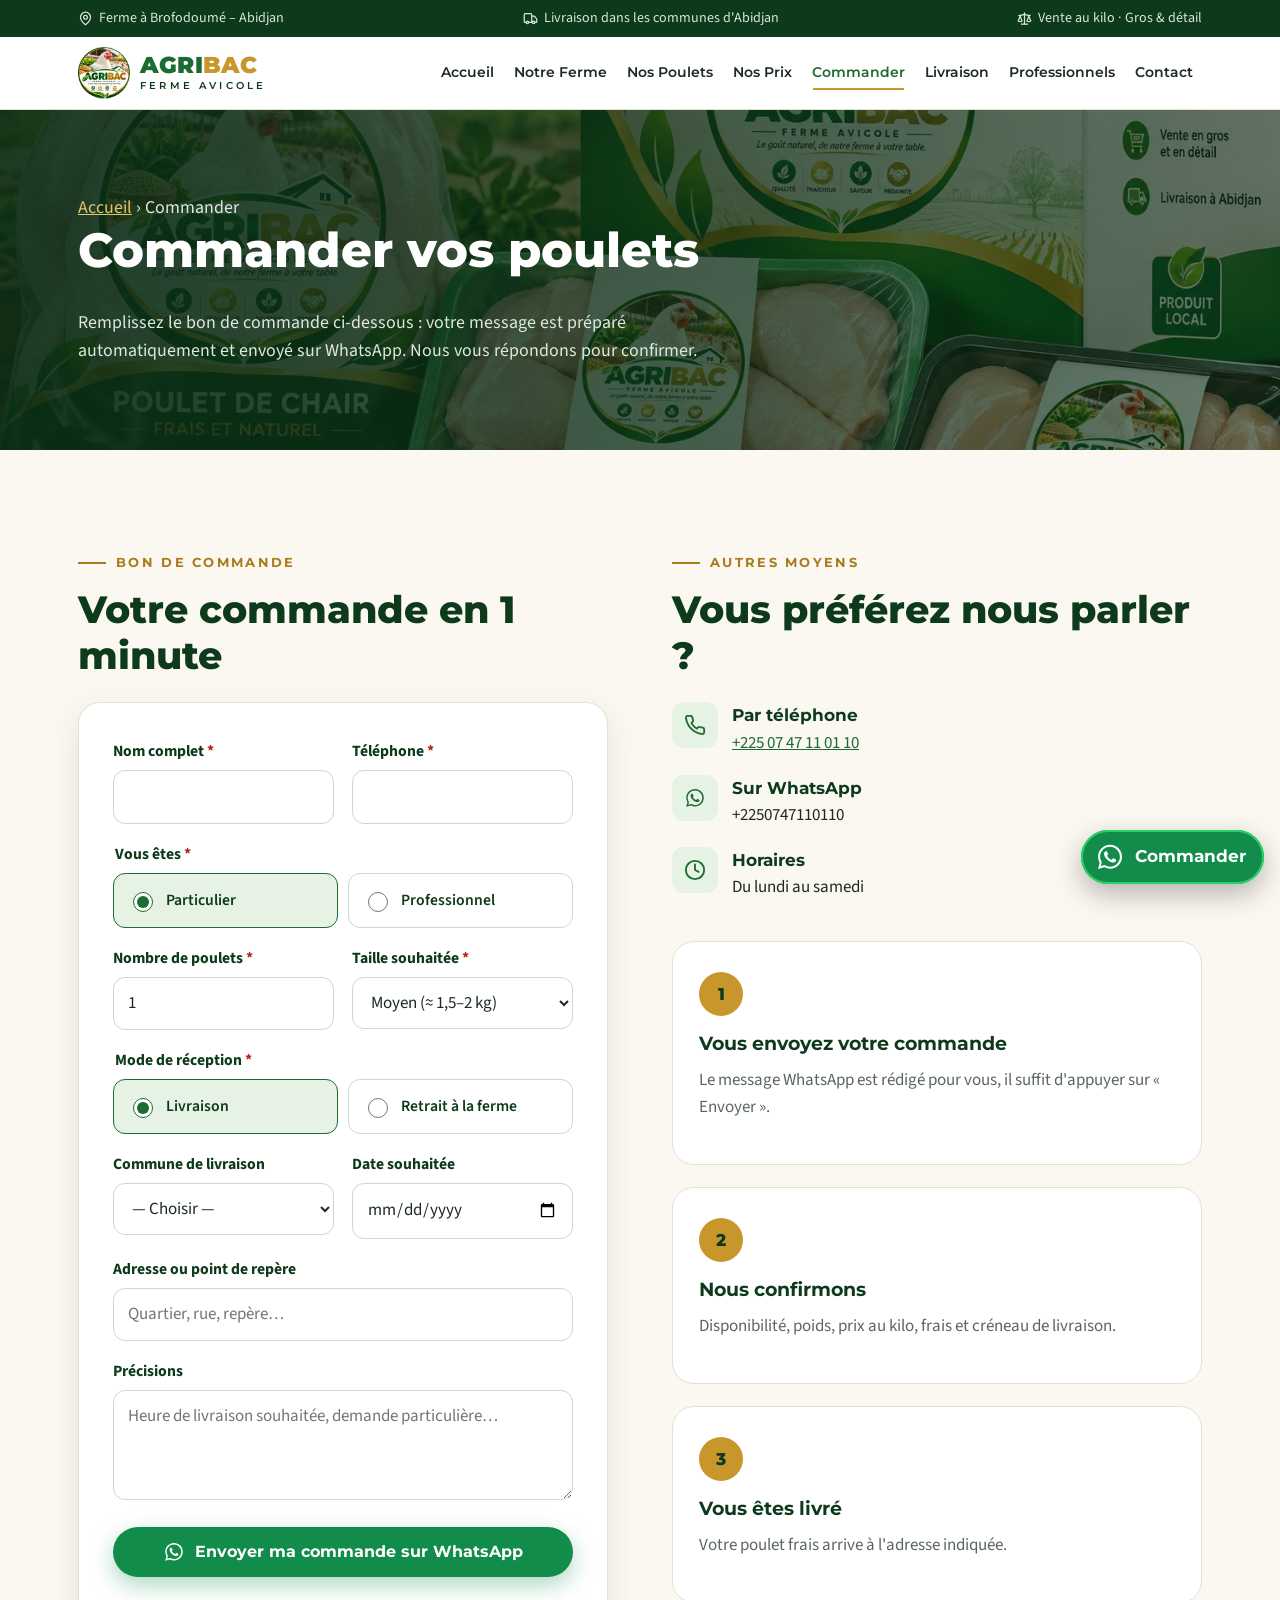
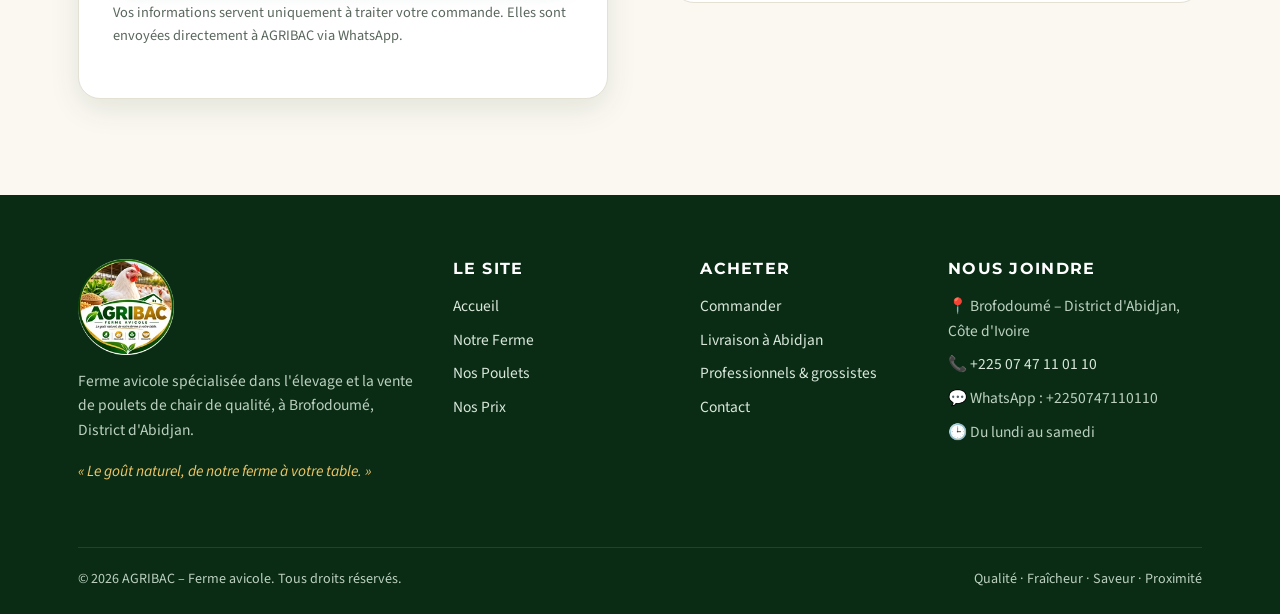
<file: commander.html>
<!doctype html>
<html lang="fr">
<head>
  <meta charset="utf-8">
  <meta name="viewport" content="width=device-width, initial-scale=1">
  <title>Commander des poulets en ligne | AGRIBAC – Abidjan</title>
  <meta name="description" content="Commandez vos poulets de chair AGRIBAC en ligne ou sur WhatsApp : choisissez la quantité et la taille, nous livrons à Abidjan.">
  <meta name="theme-color" content="#0e3a1c">
  <meta property="og:type" content="website">
  <meta property="og:locale" content="fr_CI">
  <meta property="og:site_name" content="AGRIBAC – Ferme avicole">
  <meta property="og:title" content="Commander des poulets en ligne | AGRIBAC – Abidjan">
  <meta property="og:description" content="Commandez vos poulets de chair AGRIBAC en ligne ou sur WhatsApp : choisissez la quantité et la taille, nous livrons à Abidjan.">
  <meta property="og:image" content="assets/img/og-agribac.jpg">
  <meta name="twitter:card" content="summary_large_image">
  <link rel="icon" type="image/png" href="assets/img/favicon.png">
  <link rel="apple-touch-icon" href="assets/img/apple-touch-icon.png">
  <link rel="preconnect" href="https://fonts.googleapis.com">
  <link rel="preconnect" href="https://fonts.gstatic.com" crossorigin>
  <link rel="stylesheet" href="https://fonts.googleapis.com/css2?family=Montserrat:wght@600;700;800;900&family=Source+Sans+3:wght@400;600;700&display=swap">
  <link rel="stylesheet" href="assets/css/style.css">
</head>
<body>
  <a class="skip-link" href="#contenu">Aller au contenu</a>

  <div class="topbar">
    <div class="container">
      <span><svg viewBox="0 0 24 24" fill="none" stroke="currentColor" stroke-width="2" stroke-linecap="round" stroke-linejoin="round" width="15" height="15" aria-hidden="true"><path d="M20 10c0 6-8 12-8 12s-8-6-8-12a8 8 0 0 1 16 0Z"/><circle cx="12" cy="10" r="3"/></svg> Ferme à Brofodoumé – Abidjan</span>
      <span class="hide-sm"><svg viewBox="0 0 24 24" fill="none" stroke="currentColor" stroke-width="2" stroke-linecap="round" stroke-linejoin="round" width="15" height="15" aria-hidden="true"><path d="M14 18V6a2 2 0 0 0-2-2H4a2 2 0 0 0-2 2v11a1 1 0 0 0 1 1h2"/><path d="M15 18H9"/><path d="M19 18h2a1 1 0 0 0 1-1v-3.65a1 1 0 0 0-.22-.624l-3.48-4.35A1 1 0 0 0 17.52 8H14"/><circle cx="17" cy="18" r="2"/><circle cx="7" cy="18" r="2"/></svg> Livraison dans les communes d'Abidjan</span>
      <span><svg viewBox="0 0 24 24" fill="none" stroke="currentColor" stroke-width="2" stroke-linecap="round" stroke-linejoin="round" width="15" height="15" aria-hidden="true"><path d="m16 16 3-8 3 8c-.87.65-1.92 1-3 1s-2.13-.35-3-1Z"/><path d="m2 16 3-8 3 8c-.87.65-1.92 1-3 1s-2.13-.35-3-1Z"/><path d="M7 21h10"/><path d="M12 3v18"/><path d="M3 7h2c2 0 5-1 7-2 2 1 5 2 7 2h2"/></svg> Vente au kilo · Gros &amp; détail</span>
    </div>
  </div>

  <header class="site-header">
    <div class="container header-inner">
      <a class="brand" href="index.html" aria-label="AGRIBAC – Accueil">
        <img src="assets/img/logo-agribac-160.webp" alt="" width="52" height="52">
        <span class="brand-text">
          <span class="brand-name">AGRI<b>BAC</b></span>
          <span class="brand-sub">FERME AVICOLE</span>
        </span>
      </a>
      <nav class="main-nav" id="main-nav" aria-label="Navigation principale">
        <ul>
          <li><a href="index.html">Accueil</a></li>
          <li><a href="ferme.html">Notre Ferme</a></li>
          <li><a href="poulets.html">Nos Poulets</a></li>
          <li><a href="prix.html">Nos Prix</a></li>
          <li><a href="commander.html" aria-current="page">Commander</a></li>
          <li><a href="livraison.html">Livraison</a></li>
          <li><a href="professionnels.html">Professionnels</a></li>
          <li><a href="contact.html">Contact</a></li>
          <li class="nav-cta"><a class="btn btn--wa btn--block" href="contact.html#coordonnees" data-wa="Bonjour AGRIBAC, je souhaite commander des poulets."><svg viewBox="0 0 32 32" fill="currentColor" aria-hidden="true"><path d="M16.04 3C9 3 3.3 8.7 3.3 15.73c0 2.25.59 4.45 1.71 6.39L3.2 28.8l6.85-1.79a12.7 12.7 0 0 0 6 1.52h.01c7.03 0 12.74-5.7 12.74-12.73C28.8 8.7 23.08 3 16.04 3zm0 23.33h-.01a10.6 10.6 0 0 1-5.4-1.48l-.39-.23-4.06 1.06 1.08-3.96-.25-.41a10.56 10.56 0 0 1-1.62-5.6c0-5.84 4.76-10.6 10.62-10.6 2.83 0 5.5 1.1 7.5 3.11a10.53 10.53 0 0 1 3.1 7.5c0 5.85-4.76 10.61-10.57 10.61zm5.82-7.94c-.32-.16-1.88-.93-2.17-1.03-.29-.11-.5-.16-.71.16-.21.32-.82 1.03-1 1.24-.19.21-.37.24-.69.08-.32-.16-1.34-.5-2.56-1.58-.95-.84-1.59-1.88-1.77-2.2-.19-.32-.02-.49.14-.65.14-.14.32-.37.48-.56.16-.19.21-.32.32-.53.11-.21.05-.4-.03-.56-.08-.16-.71-1.71-.98-2.34-.26-.62-.52-.53-.71-.54h-.61c-.21 0-.56.08-.85.4-.29.32-1.11 1.09-1.11 2.65s1.14 3.08 1.3 3.29c.16.21 2.24 3.42 5.43 4.8.76.33 1.35.52 1.81.67.76.24 1.45.21 2 .13.61-.09 1.88-.77 2.14-1.51.27-.74.27-1.38.19-1.51-.08-.13-.29-.21-.61-.37z"/></svg><span>Commander sur WhatsApp</span></a></li>
        </ul>
      </nav>
      <a class="btn btn--wa header-wa" href="contact.html#coordonnees" data-wa="Bonjour AGRIBAC, je souhaite commander des poulets."><svg viewBox="0 0 32 32" fill="currentColor" aria-hidden="true"><path d="M16.04 3C9 3 3.3 8.7 3.3 15.73c0 2.25.59 4.45 1.71 6.39L3.2 28.8l6.85-1.79a12.7 12.7 0 0 0 6 1.52h.01c7.03 0 12.74-5.7 12.74-12.73C28.8 8.7 23.08 3 16.04 3zm0 23.33h-.01a10.6 10.6 0 0 1-5.4-1.48l-.39-.23-4.06 1.06 1.08-3.96-.25-.41a10.56 10.56 0 0 1-1.62-5.6c0-5.84 4.76-10.6 10.62-10.6 2.83 0 5.5 1.1 7.5 3.11a10.53 10.53 0 0 1 3.1 7.5c0 5.85-4.76 10.61-10.57 10.61zm5.82-7.94c-.32-.16-1.88-.93-2.17-1.03-.29-.11-.5-.16-.71.16-.21.32-.82 1.03-1 1.24-.19.21-.37.24-.69.08-.32-.16-1.34-.5-2.56-1.58-.95-.84-1.59-1.88-1.77-2.2-.19-.32-.02-.49.14-.65.14-.14.32-.37.48-.56.16-.19.21-.32.32-.53.11-.21.05-.4-.03-.56-.08-.16-.71-1.71-.98-2.34-.26-.62-.52-.53-.71-.54h-.61c-.21 0-.56.08-.85.4-.29.32-1.11 1.09-1.11 2.65s1.14 3.08 1.3 3.29c.16.21 2.24 3.42 5.43 4.8.76.33 1.35.52 1.81.67.76.24 1.45.21 2 .13.61-.09 1.88-.77 2.14-1.51.27-.74.27-1.38.19-1.51-.08-.13-.29-.21-.61-.37z"/></svg><span>Commander</span></a>
      <button class="nav-toggle" type="button" aria-controls="main-nav" aria-expanded="false" aria-label="Ouvrir le menu"><svg viewBox="0 0 24 24" fill="none" stroke="currentColor" stroke-width="2" stroke-linecap="round" stroke-linejoin="round" aria-hidden="true"><line x1="4" x2="20" y1="7" y2="7"/><line x1="4" x2="20" y1="12" y2="12"/><line x1="4" x2="20" y1="17" y2="17"/></svg></button>
    </div>
  </header>

  <main id="contenu">
    <section class="page-hero">
      <div class="page-hero__bg"><img src="assets/img/emballages-agribac.webp" alt="" width="1600" height="600"></div>
      <div class="container">
        <p class="breadcrumb"><a href="index.html">Accueil</a> › Commander</p>
        <h1>Commander vos poulets</h1>
        <p>Remplissez le bon de commande ci-dessous : votre message est préparé automatiquement et envoyé sur WhatsApp. Nous vous répondons pour confirmer.</p>
      </div>
    </section>

    <section class="section">
      <div class="container split" style="align-items:start">
        <div>
          <p class="eyebrow">Bon de commande</p>
          <h2>Votre commande en 1 minute</h2>
          <form class="form-card" data-wa-form="commande" novalidate>
            <div class="form-grid">
              <div class="field">
                <label for="c-nom">Nom complet <span class="req">*</span></label>
                <input id="c-nom" name="nom" type="text" autocomplete="name" required>
                <p class="error">Veuillez indiquer votre nom.</p>
              </div>
              <div class="field">
                <label for="c-tel">Téléphone <span class="req">*</span></label>
                <input id="c-tel" name="telephone" type="tel" autocomplete="tel" inputmode="tel" pattern="[0-9+ ().-]{8,}" required>
                <p class="error">Veuillez indiquer un numéro valide.</p>
              </div>
              <fieldset class="field full">
                <legend>Vous êtes <span class="req">*</span></legend>
                <div class="radio-cards">
                  <label><input type="radio" name="client" value="Particulier" required checked> Particulier</label>
                  <label><input type="radio" name="client" value="Professionnel"> Professionnel</label>
                </div>
              </fieldset>
              <div class="field">
                <label for="c-qte">Nombre de poulets <span class="req">*</span></label>
                <input id="c-qte" name="quantite" type="number" min="1" step="1" value="1" inputmode="numeric" required>
                <p class="error">Indiquez au moins 1 poulet.</p>
              </div>
              <div class="field">
                <label for="c-taille">Taille souhaitée <span class="req">*</span></label>
                <select id="c-taille" name="taille" required>
                  <option value="Moyen (≈1,5–2 kg)">Moyen (≈ 1,5–2 kg)</option>
                  <option value="Gros (≈2–2,5 kg)">Gros (≈ 2–2,5 kg)</option>
                  <option value="Très gros (+2,5 kg)">Très gros (+ 2,5 kg)</option>
                  <option value="Mélange / à conseiller">Mélange / conseillez-moi</option>
                </select>
              </div>
              <fieldset class="field full">
                <legend>Mode de réception <span class="req">*</span></legend>
                <div class="radio-cards">
                  <label><input type="radio" name="mode" value="Livraison" required checked> Livraison</label>
                  <label><input type="radio" name="mode" value="Retrait à la ferme (à confirmer)"> Retrait à la ferme</label>
                </div>
              </fieldset>
              <div class="field">
                <label for="c-commune">Commune de livraison</label>
                <select id="c-commune" name="commune">
                  <option value="">— Choisir —</option>
                  <option>Abobo</option><option>Adjamé</option><option>Attécoubé</option><option>Cocody</option><option>Koumassi</option><option>Marcory</option><option>Plateau</option><option>Port-Bouët</option><option>Treichville</option><option>Yopougon</option><option>Bingerville</option><option>Anyama</option><option>Songon</option><option>Brofodoumé</option><option>Autre (préciser)</option>
                </select>
              </div>
              <div class="field">
                <label for="c-date">Date souhaitée</label>
                <input id="c-date" name="date" type="date">
              </div>
              <div class="field full">
                <label for="c-adresse">Adresse ou point de repère</label>
                <input id="c-adresse" name="adresse" type="text" autocomplete="street-address" placeholder="Quartier, rue, repère…">
              </div>
              <div class="field full">
                <label for="c-msg">Précisions</label>
                <textarea id="c-msg" name="message" placeholder="Heure de livraison souhaitée, demande particulière…"></textarea>
              </div>
              <div class="full">
                <button class="btn btn--wa btn--block" type="submit"><svg viewBox="0 0 32 32" fill="currentColor" aria-hidden="true"><path d="M16.04 3C9 3 3.3 8.7 3.3 15.73c0 2.25.59 4.45 1.71 6.39L3.2 28.8l6.85-1.79a12.7 12.7 0 0 0 6 1.52h.01c7.03 0 12.74-5.7 12.74-12.73C28.8 8.7 23.08 3 16.04 3zm0 23.33h-.01a10.6 10.6 0 0 1-5.4-1.48l-.39-.23-4.06 1.06 1.08-3.96-.25-.41a10.56 10.56 0 0 1-1.62-5.6c0-5.84 4.76-10.6 10.62-10.6 2.83 0 5.5 1.1 7.5 3.11a10.53 10.53 0 0 1 3.1 7.5c0 5.85-4.76 10.61-10.57 10.61zm5.82-7.94c-.32-.16-1.88-.93-2.17-1.03-.29-.11-.5-.16-.71.16-.21.32-.82 1.03-1 1.24-.19.21-.37.24-.69.08-.32-.16-1.34-.5-2.56-1.58-.95-.84-1.59-1.88-1.77-2.2-.19-.32-.02-.49.14-.65.14-.14.32-.37.48-.56.16-.19.21-.32.32-.53.11-.21.05-.4-.03-.56-.08-.16-.71-1.71-.98-2.34-.26-.62-.52-.53-.71-.54h-.61c-.21 0-.56.08-.85.4-.29.32-1.11 1.09-1.11 2.65s1.14 3.08 1.3 3.29c.16.21 2.24 3.42 5.43 4.8.76.33 1.35.52 1.81.67.76.24 1.45.21 2 .13.61-.09 1.88-.77 2.14-1.51.27-.74.27-1.38.19-1.51-.08-.13-.29-.21-.61-.37z"/></svg><span>Envoyer ma commande sur WhatsApp</span></button>
                <p class="hint muted mt-2" style="font-size:.9rem">Vos informations servent uniquement à traiter votre commande. Elles sont envoyées directement à AGRIBAC via WhatsApp.</p>
                <div class="form-status" role="status" aria-live="polite"></div>
              </div>
            </div>
          </form>
        </div>
        <div>
          <p class="eyebrow">Autres moyens</p>
          <h2>Vous préférez nous parler ?</h2>
          <ul class="contact-list">
            <li><span class="ci"><svg viewBox="0 0 24 24" fill="none" stroke="currentColor" stroke-width="2" stroke-linecap="round" stroke-linejoin="round" aria-hidden="true"><path d="M22 16.92v3a2 2 0 0 1-2.18 2 19.79 19.79 0 0 1-8.63-3.07 19.5 19.5 0 0 1-6-6 19.79 19.79 0 0 1-3.07-8.67A2 2 0 0 1 4.11 2h3a2 2 0 0 1 2 1.72 12.84 12.84 0 0 0 .7 2.81 2 2 0 0 1-.45 2.11L8.09 9.91a16 16 0 0 0 6 6l1.27-1.27a2 2 0 0 1 2.11-.45 12.84 12.84 0 0 0 2.81.7A2 2 0 0 1 22 16.92z"/></svg></span><div><strong>Par téléphone</strong><span data-cfg="telephone" data-fallback="Numéro bientôt disponible">Numéro bientôt disponible</span></div></li>
            <li><span class="ci"><svg viewBox="0 0 32 32" fill="currentColor" aria-hidden="true"><path d="M16.04 3C9 3 3.3 8.7 3.3 15.73c0 2.25.59 4.45 1.71 6.39L3.2 28.8l6.85-1.79a12.7 12.7 0 0 0 6 1.52h.01c7.03 0 12.74-5.7 12.74-12.73C28.8 8.7 23.08 3 16.04 3zm0 23.33h-.01a10.6 10.6 0 0 1-5.4-1.48l-.39-.23-4.06 1.06 1.08-3.96-.25-.41a10.56 10.56 0 0 1-1.62-5.6c0-5.84 4.76-10.6 10.62-10.6 2.83 0 5.5 1.1 7.5 3.11a10.53 10.53 0 0 1 3.1 7.5c0 5.85-4.76 10.61-10.57 10.61zm5.82-7.94c-.32-.16-1.88-.93-2.17-1.03-.29-.11-.5-.16-.71.16-.21.32-.82 1.03-1 1.24-.19.21-.37.24-.69.08-.32-.16-1.34-.5-2.56-1.58-.95-.84-1.59-1.88-1.77-2.2-.19-.32-.02-.49.14-.65.14-.14.32-.37.48-.56.16-.19.21-.32.32-.53.11-.21.05-.4-.03-.56-.08-.16-.71-1.71-.98-2.34-.26-.62-.52-.53-.71-.54h-.61c-.21 0-.56.08-.85.4-.29.32-1.11 1.09-1.11 2.65s1.14 3.08 1.3 3.29c.16.21 2.24 3.42 5.43 4.8.76.33 1.35.52 1.81.67.76.24 1.45.21 2 .13.61-.09 1.88-.77 2.14-1.51.27-.74.27-1.38.19-1.51-.08-.13-.29-.21-.61-.37z"/></svg></span><div><strong>Sur WhatsApp</strong><span data-cfg="whatsapp">Numéro bientôt disponible</span></div></li>
            <li><span class="ci"><svg viewBox="0 0 24 24" fill="none" stroke="currentColor" stroke-width="2" stroke-linecap="round" stroke-linejoin="round" aria-hidden="true"><circle cx="12" cy="12" r="10"/><polyline points="12 6 12 12 16 14"/></svg></span><div><strong>Horaires</strong><span data-cfg="horaires">Du lundi au samedi</span></div></li>
          </ul>
          <div class="steps mt-3" style="grid-template-columns:1fr">
            <div class="step"><h3>Vous envoyez votre commande</h3><p class="muted">Le message WhatsApp est rédigé pour vous, il suffit d'appuyer sur « Envoyer ».</p></div>
            <div class="step"><h3>Nous confirmons</h3><p class="muted">Disponibilité, poids, prix au kilo, frais et créneau de livraison.</p></div>
            <div class="step"><h3>Vous êtes livré</h3><p class="muted">Votre poulet frais arrive à l'adresse indiquée.</p></div>
          </div>
        </div>
      </div>
    </section>
  </main>

  <footer class="site-footer">
    <div class="container">
      <div class="footer-grid">
        <div class="footer-brand">
          <img src="assets/img/logo-agribac-160.webp" alt="Logo AGRIBAC Ferme avicole" width="96" height="96" loading="lazy">
          <p>Ferme avicole spécialisée dans l'élevage et la vente de poulets de chair de qualité, à Brofodoumé, District d'Abidjan.</p>
          <p class="footer-tagline">« Le goût naturel, de notre ferme à votre table. »</p>
        </div>
        <div>
          <h3>Le site</h3>
          <ul>
            <li><a href="index.html">Accueil</a></li>
            <li><a href="ferme.html">Notre Ferme</a></li>
            <li><a href="poulets.html">Nos Poulets</a></li>
            <li><a href="prix.html">Nos Prix</a></li>
          </ul>
        </div>
        <div>
          <h3>Acheter</h3>
          <ul>
            <li><a href="commander.html">Commander</a></li>
            <li><a href="livraison.html">Livraison à Abidjan</a></li>
            <li><a href="professionnels.html">Professionnels &amp; grossistes</a></li>
            <li><a href="contact.html">Contact</a></li>
          </ul>
        </div>
        <div>
          <h3>Nous joindre</h3>
          <ul>
            <li>📍 <span data-cfg="adresse">Brofodoumé – District d'Abidjan, Côte d'Ivoire</span></li>
            <li>📞 <span data-cfg="telephone" data-fallback="Téléphone bientôt disponible">Téléphone bientôt disponible</span></li>
            <li>💬 WhatsApp : <span data-cfg="whatsapp">Numéro bientôt disponible</span></li>
            <li>🕒 <span data-cfg="horaires">Du lundi au samedi</span></li>
          </ul>
        </div>
      </div>
      <div class="footer-bottom">
        <span>© <span data-year>2026</span> AGRIBAC – Ferme avicole. Tous droits réservés.</span>
        <span>Qualité · Fraîcheur · Saveur · Proximité</span>
      </div>
    </div>
  </footer>

  <a class="wa-float" href="contact.html#coordonnees" data-wa="Bonjour AGRIBAC, je souhaite commander des poulets." aria-label="Commander sur WhatsApp"><svg viewBox="0 0 32 32" fill="currentColor" aria-hidden="true"><path d="M16.04 3C9 3 3.3 8.7 3.3 15.73c0 2.25.59 4.45 1.71 6.39L3.2 28.8l6.85-1.79a12.7 12.7 0 0 0 6 1.52h.01c7.03 0 12.74-5.7 12.74-12.73C28.8 8.7 23.08 3 16.04 3zm0 23.33h-.01a10.6 10.6 0 0 1-5.4-1.48l-.39-.23-4.06 1.06 1.08-3.96-.25-.41a10.56 10.56 0 0 1-1.62-5.6c0-5.84 4.76-10.6 10.62-10.6 2.83 0 5.5 1.1 7.5 3.11a10.53 10.53 0 0 1 3.1 7.5c0 5.85-4.76 10.61-10.57 10.61zm5.82-7.94c-.32-.16-1.88-.93-2.17-1.03-.29-.11-.5-.16-.71.16-.21.32-.82 1.03-1 1.24-.19.21-.37.24-.69.08-.32-.16-1.34-.5-2.56-1.58-.95-.84-1.59-1.88-1.77-2.2-.19-.32-.02-.49.14-.65.14-.14.32-.37.48-.56.16-.19.21-.32.32-.53.11-.21.05-.4-.03-.56-.08-.16-.71-1.71-.98-2.34-.26-.62-.52-.53-.71-.54h-.61c-.21 0-.56.08-.85.4-.29.32-1.11 1.09-1.11 2.65s1.14 3.08 1.3 3.29c.16.21 2.24 3.42 5.43 4.8.76.33 1.35.52 1.81.67.76.24 1.45.21 2 .13.61-.09 1.88-.77 2.14-1.51.27-.74.27-1.38.19-1.51-.08-.13-.29-.21-.61-.37z"/></svg><span>Commander</span></a>

  <script src="assets/js/config.js"></script>
  <script src="assets/js/main.js"></script>
</body>
</html>
</file>
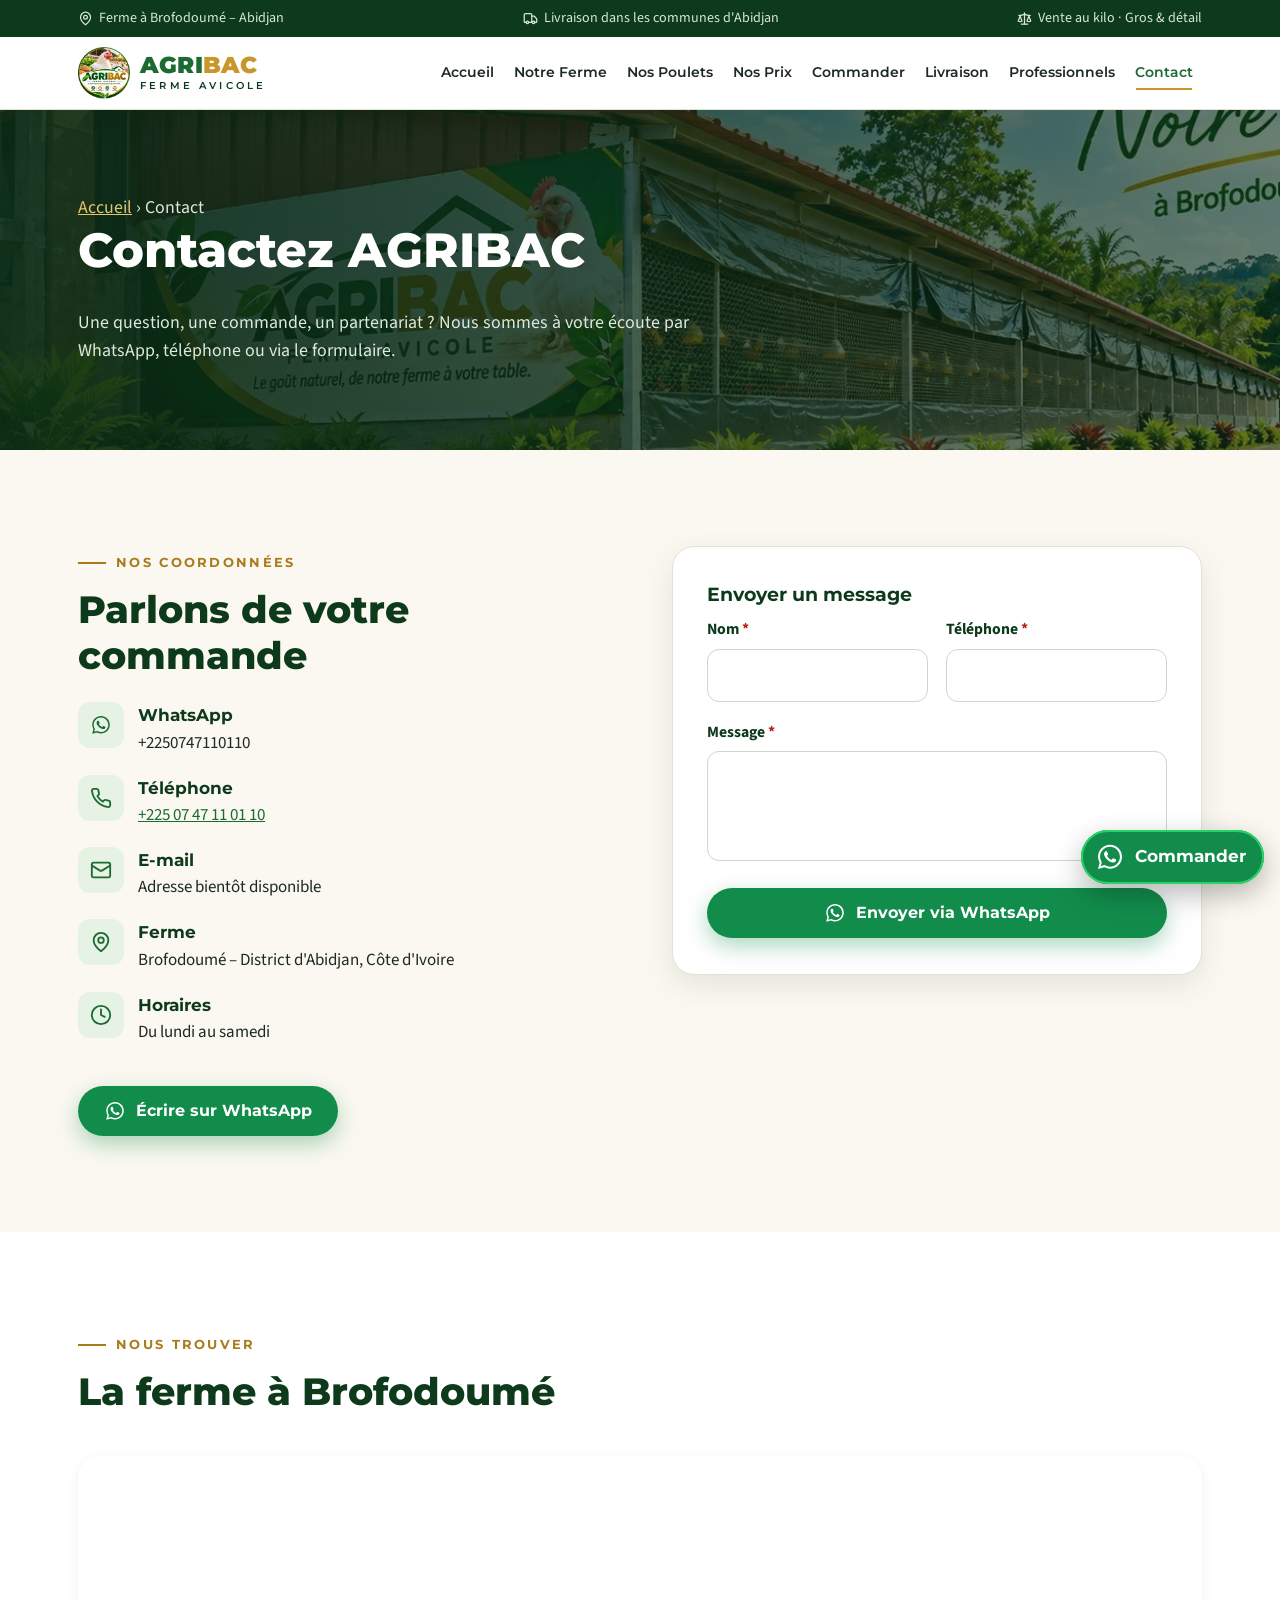
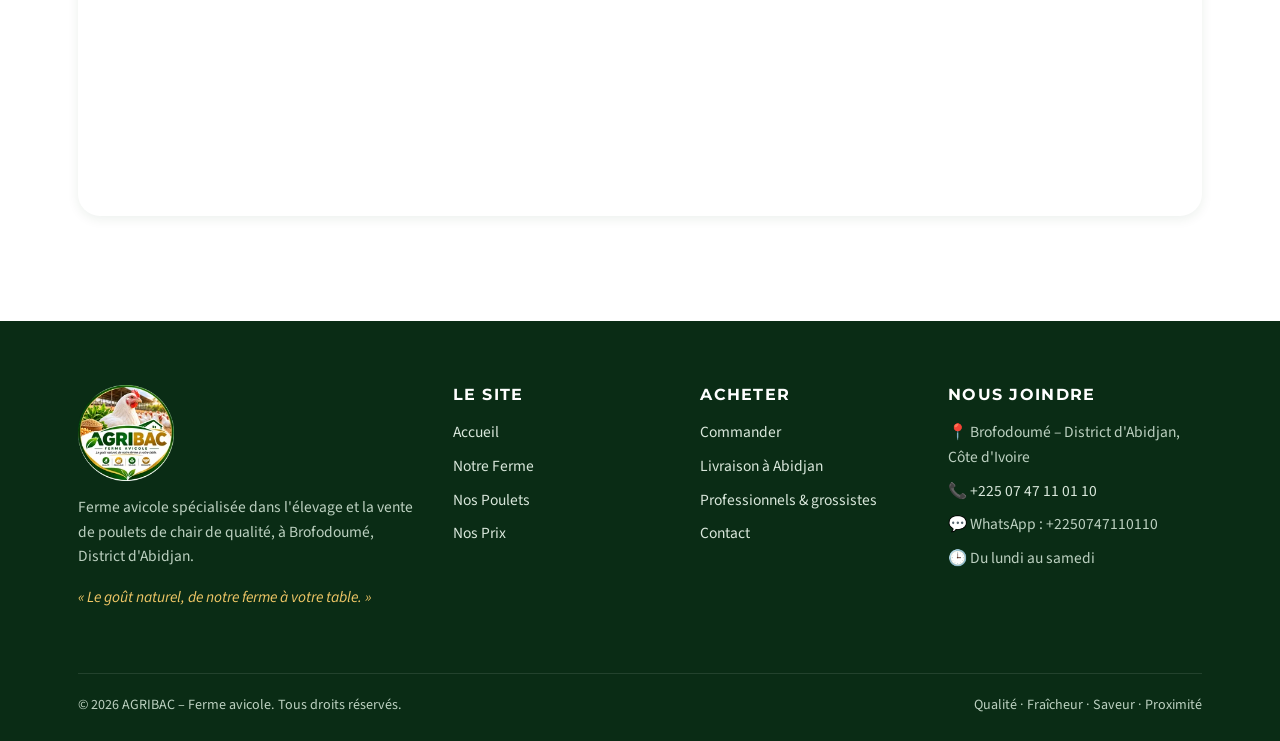
<file: contact.html>
<!doctype html>
<html lang="fr">
<head>
  <meta charset="utf-8">
  <meta name="viewport" content="width=device-width, initial-scale=1">
  <title>Contact | AGRIBAC – Ferme avicole à Abidjan</title>
  <meta name="description" content="Contactez AGRIBAC, ferme avicole à Brofodoumé (Abidjan), par WhatsApp, téléphone ou formulaire pour commander vos poulets de chair.">
  <meta name="theme-color" content="#0e3a1c">
  <meta property="og:type" content="website">
  <meta property="og:locale" content="fr_CI">
  <meta property="og:site_name" content="AGRIBAC – Ferme avicole">
  <meta property="og:title" content="Contact | AGRIBAC – Ferme avicole à Abidjan">
  <meta property="og:description" content="Contactez AGRIBAC, ferme avicole à Brofodoumé (Abidjan), par WhatsApp, téléphone ou formulaire pour commander vos poulets de chair.">
  <meta property="og:image" content="assets/img/og-agribac.jpg">
  <meta name="twitter:card" content="summary_large_image">
  <link rel="icon" type="image/png" href="assets/img/favicon.png">
  <link rel="apple-touch-icon" href="assets/img/apple-touch-icon.png">
  <link rel="preconnect" href="https://fonts.googleapis.com">
  <link rel="preconnect" href="https://fonts.gstatic.com" crossorigin>
  <link rel="stylesheet" href="https://fonts.googleapis.com/css2?family=Montserrat:wght@600;700;800;900&family=Source+Sans+3:wght@400;600;700&display=swap">
  <link rel="stylesheet" href="assets/css/style.css">
</head>
<body>
  <a class="skip-link" href="#contenu">Aller au contenu</a>

  <div class="topbar">
    <div class="container">
      <span><svg viewBox="0 0 24 24" fill="none" stroke="currentColor" stroke-width="2" stroke-linecap="round" stroke-linejoin="round" width="15" height="15" aria-hidden="true"><path d="M20 10c0 6-8 12-8 12s-8-6-8-12a8 8 0 0 1 16 0Z"/><circle cx="12" cy="10" r="3"/></svg> Ferme à Brofodoumé – Abidjan</span>
      <span class="hide-sm"><svg viewBox="0 0 24 24" fill="none" stroke="currentColor" stroke-width="2" stroke-linecap="round" stroke-linejoin="round" width="15" height="15" aria-hidden="true"><path d="M14 18V6a2 2 0 0 0-2-2H4a2 2 0 0 0-2 2v11a1 1 0 0 0 1 1h2"/><path d="M15 18H9"/><path d="M19 18h2a1 1 0 0 0 1-1v-3.65a1 1 0 0 0-.22-.624l-3.48-4.35A1 1 0 0 0 17.52 8H14"/><circle cx="17" cy="18" r="2"/><circle cx="7" cy="18" r="2"/></svg> Livraison dans les communes d'Abidjan</span>
      <span><svg viewBox="0 0 24 24" fill="none" stroke="currentColor" stroke-width="2" stroke-linecap="round" stroke-linejoin="round" width="15" height="15" aria-hidden="true"><path d="m16 16 3-8 3 8c-.87.65-1.92 1-3 1s-2.13-.35-3-1Z"/><path d="m2 16 3-8 3 8c-.87.65-1.92 1-3 1s-2.13-.35-3-1Z"/><path d="M7 21h10"/><path d="M12 3v18"/><path d="M3 7h2c2 0 5-1 7-2 2 1 5 2 7 2h2"/></svg> Vente au kilo · Gros &amp; détail</span>
    </div>
  </div>

  <header class="site-header">
    <div class="container header-inner">
      <a class="brand" href="index.html" aria-label="AGRIBAC – Accueil">
        <img src="assets/img/logo-agribac-160.webp" alt="" width="52" height="52">
        <span class="brand-text">
          <span class="brand-name">AGRI<b>BAC</b></span>
          <span class="brand-sub">FERME AVICOLE</span>
        </span>
      </a>
      <nav class="main-nav" id="main-nav" aria-label="Navigation principale">
        <ul>
          <li><a href="index.html">Accueil</a></li>
          <li><a href="ferme.html">Notre Ferme</a></li>
          <li><a href="poulets.html">Nos Poulets</a></li>
          <li><a href="prix.html">Nos Prix</a></li>
          <li><a href="commander.html">Commander</a></li>
          <li><a href="livraison.html">Livraison</a></li>
          <li><a href="professionnels.html">Professionnels</a></li>
          <li><a href="contact.html" aria-current="page">Contact</a></li>
          <li class="nav-cta"><a class="btn btn--wa btn--block" href="contact.html#coordonnees" data-wa="Bonjour AGRIBAC, je souhaite commander des poulets."><svg viewBox="0 0 32 32" fill="currentColor" aria-hidden="true"><path d="M16.04 3C9 3 3.3 8.7 3.3 15.73c0 2.25.59 4.45 1.71 6.39L3.2 28.8l6.85-1.79a12.7 12.7 0 0 0 6 1.52h.01c7.03 0 12.74-5.7 12.74-12.73C28.8 8.7 23.08 3 16.04 3zm0 23.33h-.01a10.6 10.6 0 0 1-5.4-1.48l-.39-.23-4.06 1.06 1.08-3.96-.25-.41a10.56 10.56 0 0 1-1.62-5.6c0-5.84 4.76-10.6 10.62-10.6 2.83 0 5.5 1.1 7.5 3.11a10.53 10.53 0 0 1 3.1 7.5c0 5.85-4.76 10.61-10.57 10.61zm5.82-7.94c-.32-.16-1.88-.93-2.17-1.03-.29-.11-.5-.16-.71.16-.21.32-.82 1.03-1 1.24-.19.21-.37.24-.69.08-.32-.16-1.34-.5-2.56-1.58-.95-.84-1.59-1.88-1.77-2.2-.19-.32-.02-.49.14-.65.14-.14.32-.37.48-.56.16-.19.21-.32.32-.53.11-.21.05-.4-.03-.56-.08-.16-.71-1.71-.98-2.34-.26-.62-.52-.53-.71-.54h-.61c-.21 0-.56.08-.85.4-.29.32-1.11 1.09-1.11 2.65s1.14 3.08 1.3 3.29c.16.21 2.24 3.42 5.43 4.8.76.33 1.35.52 1.81.67.76.24 1.45.21 2 .13.61-.09 1.88-.77 2.14-1.51.27-.74.27-1.38.19-1.51-.08-.13-.29-.21-.61-.37z"/></svg><span>Commander sur WhatsApp</span></a></li>
        </ul>
      </nav>
      <a class="btn btn--wa header-wa" href="contact.html#coordonnees" data-wa="Bonjour AGRIBAC, je souhaite commander des poulets."><svg viewBox="0 0 32 32" fill="currentColor" aria-hidden="true"><path d="M16.04 3C9 3 3.3 8.7 3.3 15.73c0 2.25.59 4.45 1.71 6.39L3.2 28.8l6.85-1.79a12.7 12.7 0 0 0 6 1.52h.01c7.03 0 12.74-5.7 12.74-12.73C28.8 8.7 23.08 3 16.04 3zm0 23.33h-.01a10.6 10.6 0 0 1-5.4-1.48l-.39-.23-4.06 1.06 1.08-3.96-.25-.41a10.56 10.56 0 0 1-1.62-5.6c0-5.84 4.76-10.6 10.62-10.6 2.83 0 5.5 1.1 7.5 3.11a10.53 10.53 0 0 1 3.1 7.5c0 5.85-4.76 10.61-10.57 10.61zm5.82-7.94c-.32-.16-1.88-.93-2.17-1.03-.29-.11-.5-.16-.71.16-.21.32-.82 1.03-1 1.24-.19.21-.37.24-.69.08-.32-.16-1.34-.5-2.56-1.58-.95-.84-1.59-1.88-1.77-2.2-.19-.32-.02-.49.14-.65.14-.14.32-.37.48-.56.16-.19.21-.32.32-.53.11-.21.05-.4-.03-.56-.08-.16-.71-1.71-.98-2.34-.26-.62-.52-.53-.71-.54h-.61c-.21 0-.56.08-.85.4-.29.32-1.11 1.09-1.11 2.65s1.14 3.08 1.3 3.29c.16.21 2.24 3.42 5.43 4.8.76.33 1.35.52 1.81.67.76.24 1.45.21 2 .13.61-.09 1.88-.77 2.14-1.51.27-.74.27-1.38.19-1.51-.08-.13-.29-.21-.61-.37z"/></svg><span>Commander</span></a>
      <button class="nav-toggle" type="button" aria-controls="main-nav" aria-expanded="false" aria-label="Ouvrir le menu"><svg viewBox="0 0 24 24" fill="none" stroke="currentColor" stroke-width="2" stroke-linecap="round" stroke-linejoin="round" aria-hidden="true"><line x1="4" x2="20" y1="7" y2="7"/><line x1="4" x2="20" y1="12" y2="12"/><line x1="4" x2="20" y1="17" y2="17"/></svg></button>
    </div>
  </header>

  <main id="contenu">
    <section class="page-hero">
      <div class="page-hero__bg"><img src="assets/img/ferme-batiment.webp" alt="" width="1600" height="600"></div>
      <div class="container">
        <p class="breadcrumb"><a href="index.html">Accueil</a> › Contact</p>
        <h1>Contactez AGRIBAC</h1>
        <p>Une question, une commande, un partenariat ? Nous sommes à votre écoute par WhatsApp, téléphone ou via le formulaire.</p>
      </div>
    </section>

    <section class="section" id="coordonnees">
      <div class="container split" style="align-items:start">
        <div>
          <p class="eyebrow">Nos coordonnées</p>
          <h2>Parlons de votre commande</h2>
          <ul class="contact-list">
            <li><span class="ci"><svg viewBox="0 0 32 32" fill="currentColor" aria-hidden="true"><path d="M16.04 3C9 3 3.3 8.7 3.3 15.73c0 2.25.59 4.45 1.71 6.39L3.2 28.8l6.85-1.79a12.7 12.7 0 0 0 6 1.52h.01c7.03 0 12.74-5.7 12.74-12.73C28.8 8.7 23.08 3 16.04 3zm0 23.33h-.01a10.6 10.6 0 0 1-5.4-1.48l-.39-.23-4.06 1.06 1.08-3.96-.25-.41a10.56 10.56 0 0 1-1.62-5.6c0-5.84 4.76-10.6 10.62-10.6 2.83 0 5.5 1.1 7.5 3.11a10.53 10.53 0 0 1 3.1 7.5c0 5.85-4.76 10.61-10.57 10.61zm5.82-7.94c-.32-.16-1.88-.93-2.17-1.03-.29-.11-.5-.16-.71.16-.21.32-.82 1.03-1 1.24-.19.21-.37.24-.69.08-.32-.16-1.34-.5-2.56-1.58-.95-.84-1.59-1.88-1.77-2.2-.19-.32-.02-.49.14-.65.14-.14.32-.37.48-.56.16-.19.21-.32.32-.53.11-.21.05-.4-.03-.56-.08-.16-.71-1.71-.98-2.34-.26-.62-.52-.53-.71-.54h-.61c-.21 0-.56.08-.85.4-.29.32-1.11 1.09-1.11 2.65s1.14 3.08 1.3 3.29c.16.21 2.24 3.42 5.43 4.8.76.33 1.35.52 1.81.67.76.24 1.45.21 2 .13.61-.09 1.88-.77 2.14-1.51.27-.74.27-1.38.19-1.51-.08-.13-.29-.21-.61-.37z"/></svg></span><div><strong>WhatsApp</strong><span data-cfg="whatsapp">Numéro bientôt disponible</span></div></li>
            <li><span class="ci"><svg viewBox="0 0 24 24" fill="none" stroke="currentColor" stroke-width="2" stroke-linecap="round" stroke-linejoin="round" aria-hidden="true"><path d="M22 16.92v3a2 2 0 0 1-2.18 2 19.79 19.79 0 0 1-8.63-3.07 19.5 19.5 0 0 1-6-6 19.79 19.79 0 0 1-3.07-8.67A2 2 0 0 1 4.11 2h3a2 2 0 0 1 2 1.72 12.84 12.84 0 0 0 .7 2.81 2 2 0 0 1-.45 2.11L8.09 9.91a16 16 0 0 0 6 6l1.27-1.27a2 2 0 0 1 2.11-.45 12.84 12.84 0 0 0 2.81.7A2 2 0 0 1 22 16.92z"/></svg></span><div><strong>Téléphone</strong><span data-cfg="telephone" data-fallback="Numéro bientôt disponible">Numéro bientôt disponible</span></div></li>
            <li><span class="ci"><svg viewBox="0 0 24 24" fill="none" stroke="currentColor" stroke-width="2" stroke-linecap="round" stroke-linejoin="round" aria-hidden="true"><rect width="20" height="16" x="2" y="4" rx="2"/><path d="m22 7-8.97 5.7a1.94 1.94 0 0 1-2.06 0L2 7"/></svg></span><div><strong>E-mail</strong><span data-cfg="email" data-fallback="Adresse bientôt disponible">Adresse bientôt disponible</span></div></li>
            <li><span class="ci"><svg viewBox="0 0 24 24" fill="none" stroke="currentColor" stroke-width="2" stroke-linecap="round" stroke-linejoin="round" aria-hidden="true"><path d="M20 10c0 6-8 12-8 12s-8-6-8-12a8 8 0 0 1 16 0Z"/><circle cx="12" cy="10" r="3"/></svg></span><div><strong>Ferme</strong><span data-cfg="adresse">Brofodoumé – District d'Abidjan, Côte d'Ivoire</span></div></li>
            <li><span class="ci"><svg viewBox="0 0 24 24" fill="none" stroke="currentColor" stroke-width="2" stroke-linecap="round" stroke-linejoin="round" aria-hidden="true"><circle cx="12" cy="12" r="10"/><polyline points="12 6 12 12 16 14"/></svg></span><div><strong>Horaires</strong><span data-cfg="horaires">Du lundi au samedi</span></div></li>
          </ul>
          <div class="btn-row mt-3"><a class="btn btn--wa" href="contact.html#coordonnees" data-wa="Bonjour AGRIBAC, j'ai une question."><svg viewBox="0 0 32 32" fill="currentColor" aria-hidden="true"><path d="M16.04 3C9 3 3.3 8.7 3.3 15.73c0 2.25.59 4.45 1.71 6.39L3.2 28.8l6.85-1.79a12.7 12.7 0 0 0 6 1.52h.01c7.03 0 12.74-5.7 12.74-12.73C28.8 8.7 23.08 3 16.04 3zm0 23.33h-.01a10.6 10.6 0 0 1-5.4-1.48l-.39-.23-4.06 1.06 1.08-3.96-.25-.41a10.56 10.56 0 0 1-1.62-5.6c0-5.84 4.76-10.6 10.62-10.6 2.83 0 5.5 1.1 7.5 3.11a10.53 10.53 0 0 1 3.1 7.5c0 5.85-4.76 10.61-10.57 10.61zm5.82-7.94c-.32-.16-1.88-.93-2.17-1.03-.29-.11-.5-.16-.71.16-.21.32-.82 1.03-1 1.24-.19.21-.37.24-.69.08-.32-.16-1.34-.5-2.56-1.58-.95-.84-1.59-1.88-1.77-2.2-.19-.32-.02-.49.14-.65.14-.14.32-.37.48-.56.16-.19.21-.32.32-.53.11-.21.05-.4-.03-.56-.08-.16-.71-1.71-.98-2.34-.26-.62-.52-.53-.71-.54h-.61c-.21 0-.56.08-.85.4-.29.32-1.11 1.09-1.11 2.65s1.14 3.08 1.3 3.29c.16.21 2.24 3.42 5.43 4.8.76.33 1.35.52 1.81.67.76.24 1.45.21 2 .13.61-.09 1.88-.77 2.14-1.51.27-.74.27-1.38.19-1.51-.08-.13-.29-.21-.61-.37z"/></svg><span>Écrire sur WhatsApp</span></a></div>
        </div>
        <form class="form-card" data-wa-form="contact" novalidate>
          <h3>Envoyer un message</h3>
          <div class="form-grid">
            <div class="field">
              <label for="m-nom">Nom <span class="req">*</span></label>
              <input id="m-nom" name="nom" type="text" autocomplete="name" required>
              <p class="error">Veuillez indiquer votre nom.</p>
            </div>
            <div class="field">
              <label for="m-tel">Téléphone <span class="req">*</span></label>
              <input id="m-tel" name="telephone" type="tel" autocomplete="tel" pattern="[0-9+ ().-]{8,}" required>
              <p class="error">Veuillez indiquer un numéro valide.</p>
            </div>
            <div class="field full">
              <label for="m-msg">Message <span class="req">*</span></label>
              <textarea id="m-msg" name="message" required></textarea>
              <p class="error">Veuillez écrire votre message.</p>
            </div>
            <div class="full">
              <button class="btn btn--wa btn--block" type="submit"><svg viewBox="0 0 32 32" fill="currentColor" aria-hidden="true"><path d="M16.04 3C9 3 3.3 8.7 3.3 15.73c0 2.25.59 4.45 1.71 6.39L3.2 28.8l6.85-1.79a12.7 12.7 0 0 0 6 1.52h.01c7.03 0 12.74-5.7 12.74-12.73C28.8 8.7 23.08 3 16.04 3zm0 23.33h-.01a10.6 10.6 0 0 1-5.4-1.48l-.39-.23-4.06 1.06 1.08-3.96-.25-.41a10.56 10.56 0 0 1-1.62-5.6c0-5.84 4.76-10.6 10.62-10.6 2.83 0 5.5 1.1 7.5 3.11a10.53 10.53 0 0 1 3.1 7.5c0 5.85-4.76 10.61-10.57 10.61zm5.82-7.94c-.32-.16-1.88-.93-2.17-1.03-.29-.11-.5-.16-.71.16-.21.32-.82 1.03-1 1.24-.19.21-.37.24-.69.08-.32-.16-1.34-.5-2.56-1.58-.95-.84-1.59-1.88-1.77-2.2-.19-.32-.02-.49.14-.65.14-.14.32-.37.48-.56.16-.19.21-.32.32-.53.11-.21.05-.4-.03-.56-.08-.16-.71-1.71-.98-2.34-.26-.62-.52-.53-.71-.54h-.61c-.21 0-.56.08-.85.4-.29.32-1.11 1.09-1.11 2.65s1.14 3.08 1.3 3.29c.16.21 2.24 3.42 5.43 4.8.76.33 1.35.52 1.81.67.76.24 1.45.21 2 .13.61-.09 1.88-.77 2.14-1.51.27-.74.27-1.38.19-1.51-.08-.13-.29-.21-.61-.37z"/></svg><span>Envoyer via WhatsApp</span></button>
              <div class="form-status" role="status" aria-live="polite"></div>
            </div>
          </div>
        </form>
      </div>
    </section>

    <section class="section section--white">
      <div class="container">
        <div class="section-head">
          <p class="eyebrow">Nous trouver</p>
          <h2>La ferme à Brofodoumé</h2>
        </div>
        <iframe class="map-frame" title="Carte : Brofodoumé, District d'Abidjan" src="https://www.google.com/maps?q=Brofodoum%C3%A9%2C%20Abidjan%2C%20C%C3%B4te%20d%27Ivoire&amp;output=embed" loading="lazy" referrerpolicy="no-referrer-when-downgrade"></iframe>
      </div>
    </section>
  </main>

  <footer class="site-footer">
    <div class="container">
      <div class="footer-grid">
        <div class="footer-brand">
          <img src="assets/img/logo-agribac-160.webp" alt="Logo AGRIBAC Ferme avicole" width="96" height="96" loading="lazy">
          <p>Ferme avicole spécialisée dans l'élevage et la vente de poulets de chair de qualité, à Brofodoumé, District d'Abidjan.</p>
          <p class="footer-tagline">« Le goût naturel, de notre ferme à votre table. »</p>
        </div>
        <div>
          <h3>Le site</h3>
          <ul>
            <li><a href="index.html">Accueil</a></li>
            <li><a href="ferme.html">Notre Ferme</a></li>
            <li><a href="poulets.html">Nos Poulets</a></li>
            <li><a href="prix.html">Nos Prix</a></li>
          </ul>
        </div>
        <div>
          <h3>Acheter</h3>
          <ul>
            <li><a href="commander.html">Commander</a></li>
            <li><a href="livraison.html">Livraison à Abidjan</a></li>
            <li><a href="professionnels.html">Professionnels &amp; grossistes</a></li>
            <li><a href="contact.html">Contact</a></li>
          </ul>
        </div>
        <div>
          <h3>Nous joindre</h3>
          <ul>
            <li>📍 <span data-cfg="adresse">Brofodoumé – District d'Abidjan, Côte d'Ivoire</span></li>
            <li>📞 <span data-cfg="telephone" data-fallback="Téléphone bientôt disponible">Téléphone bientôt disponible</span></li>
            <li>💬 WhatsApp : <span data-cfg="whatsapp">Numéro bientôt disponible</span></li>
            <li>🕒 <span data-cfg="horaires">Du lundi au samedi</span></li>
          </ul>
        </div>
      </div>
      <div class="footer-bottom">
        <span>© <span data-year>2026</span> AGRIBAC – Ferme avicole. Tous droits réservés.</span>
        <span>Qualité · Fraîcheur · Saveur · Proximité</span>
      </div>
    </div>
  </footer>

  <a class="wa-float" href="contact.html#coordonnees" data-wa="Bonjour AGRIBAC, je souhaite commander des poulets." aria-label="Commander sur WhatsApp"><svg viewBox="0 0 32 32" fill="currentColor" aria-hidden="true"><path d="M16.04 3C9 3 3.3 8.7 3.3 15.73c0 2.25.59 4.45 1.71 6.39L3.2 28.8l6.85-1.79a12.7 12.7 0 0 0 6 1.52h.01c7.03 0 12.74-5.7 12.74-12.73C28.8 8.7 23.08 3 16.04 3zm0 23.33h-.01a10.6 10.6 0 0 1-5.4-1.48l-.39-.23-4.06 1.06 1.08-3.96-.25-.41a10.56 10.56 0 0 1-1.62-5.6c0-5.84 4.76-10.6 10.62-10.6 2.83 0 5.5 1.1 7.5 3.11a10.53 10.53 0 0 1 3.1 7.5c0 5.85-4.76 10.61-10.57 10.61zm5.82-7.94c-.32-.16-1.88-.93-2.17-1.03-.29-.11-.5-.16-.71.16-.21.32-.82 1.03-1 1.24-.19.21-.37.24-.69.08-.32-.16-1.34-.5-2.56-1.58-.95-.84-1.59-1.88-1.77-2.2-.19-.32-.02-.49.14-.65.14-.14.32-.37.48-.56.16-.19.21-.32.32-.53.11-.21.05-.4-.03-.56-.08-.16-.71-1.71-.98-2.34-.26-.62-.52-.53-.71-.54h-.61c-.21 0-.56.08-.85.4-.29.32-1.11 1.09-1.11 2.65s1.14 3.08 1.3 3.29c.16.21 2.24 3.42 5.43 4.8.76.33 1.35.52 1.81.67.76.24 1.45.21 2 .13.61-.09 1.88-.77 2.14-1.51.27-.74.27-1.38.19-1.51-.08-.13-.29-.21-.61-.37z"/></svg><span>Commander</span></a>

  <script src="assets/js/config.js"></script>
  <script src="assets/js/main.js"></script>
</body>
</html>
</file>
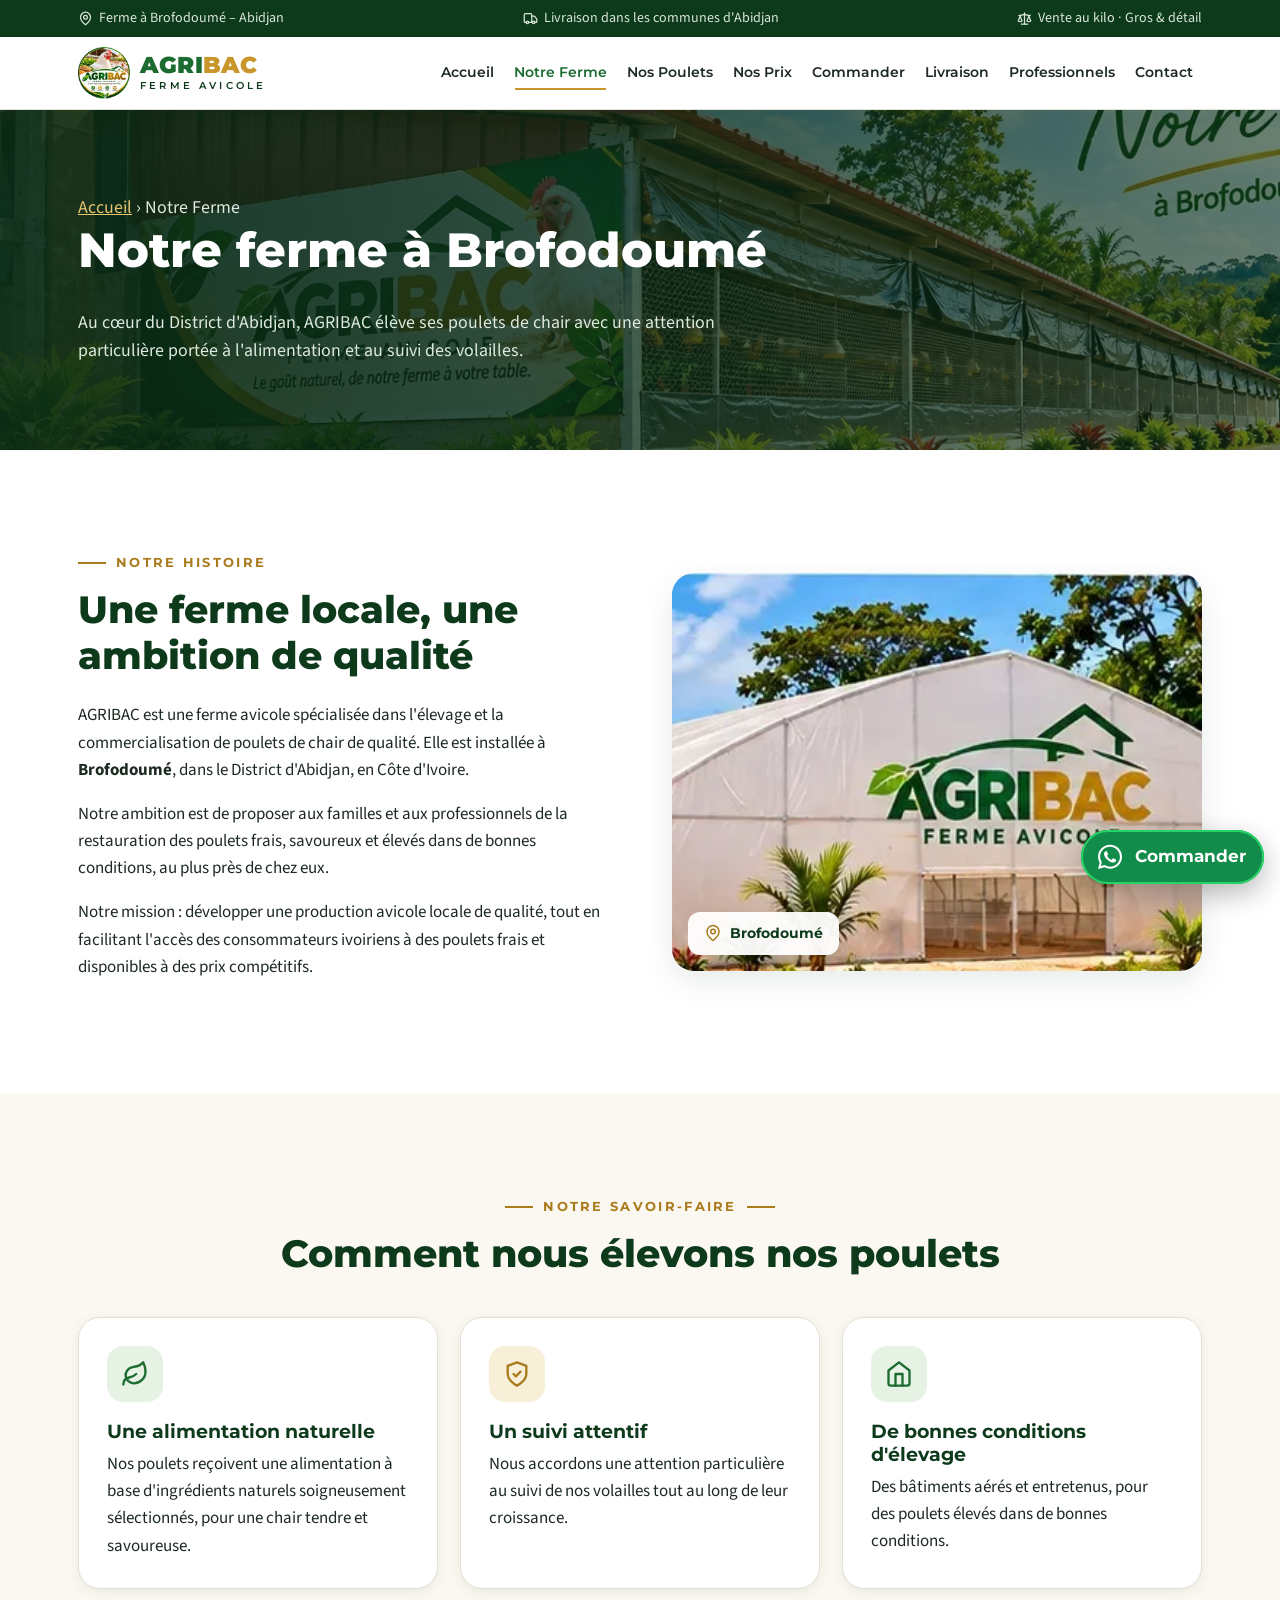
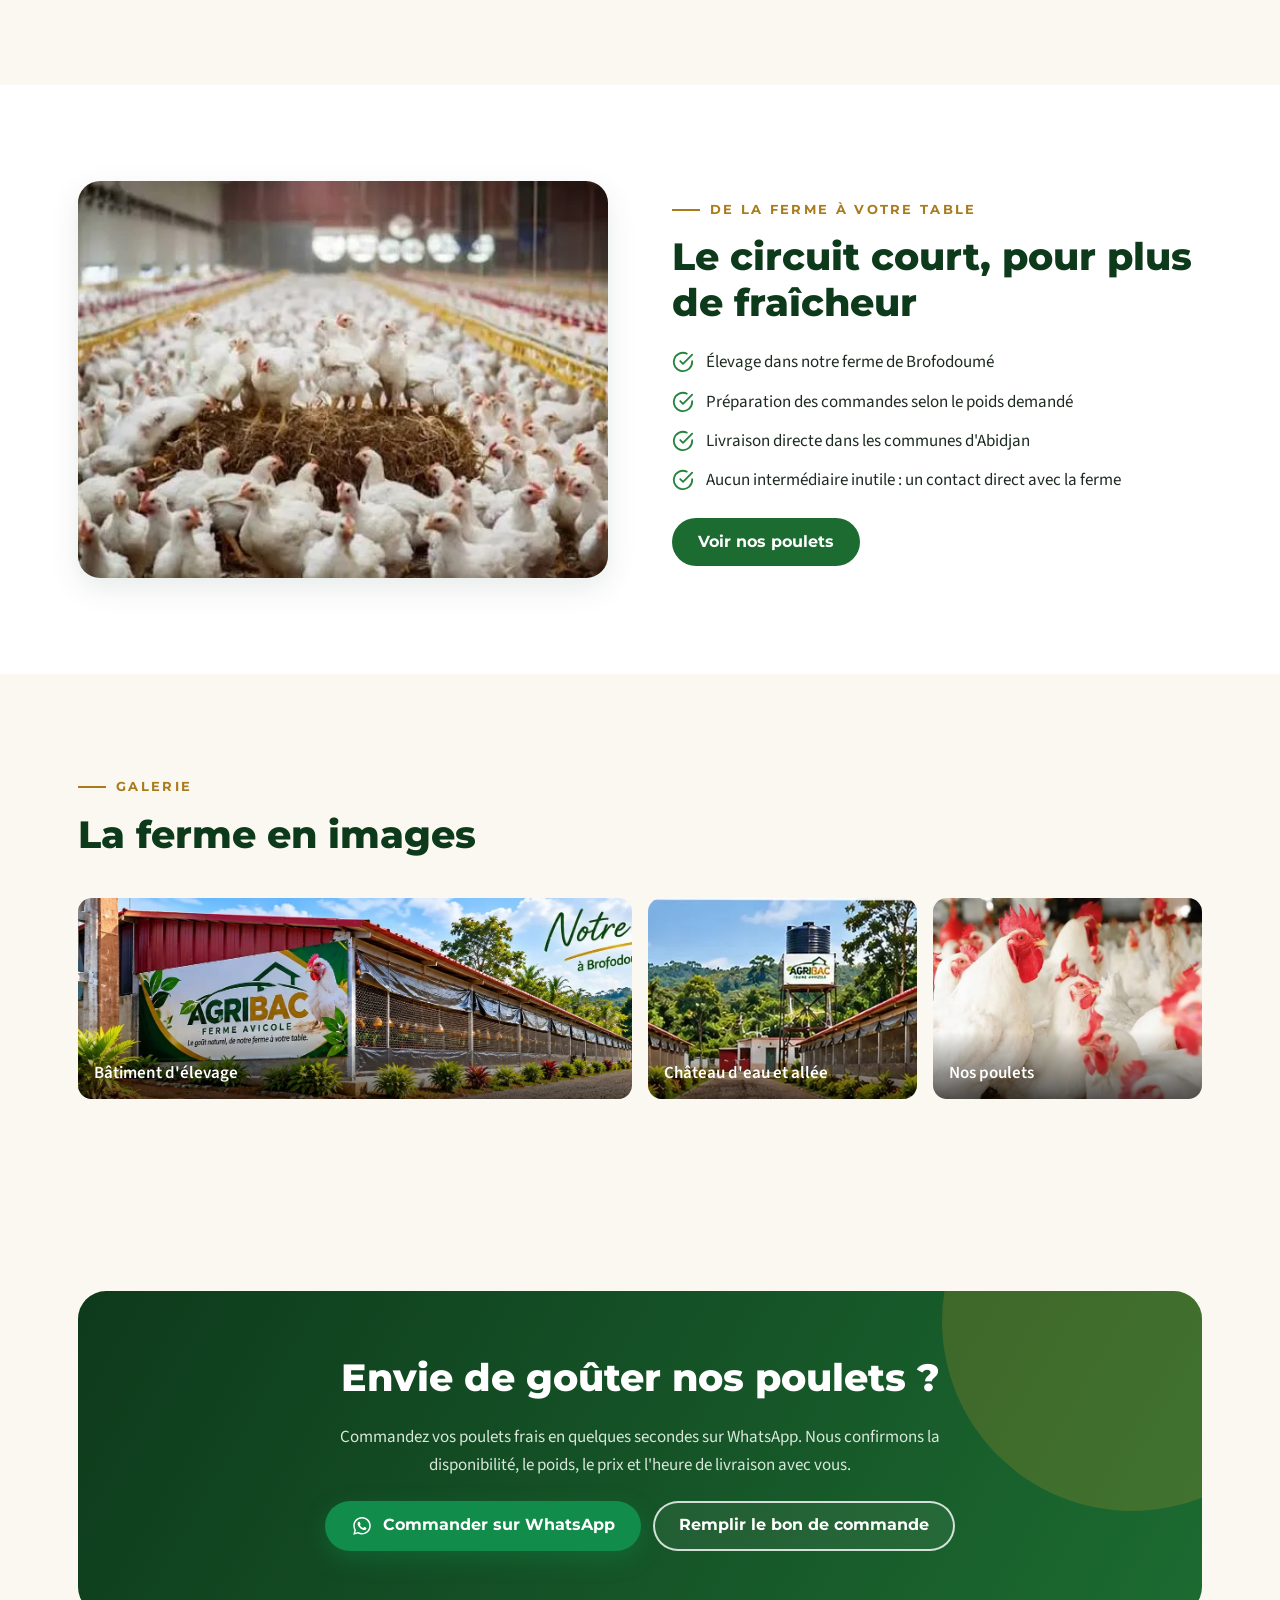
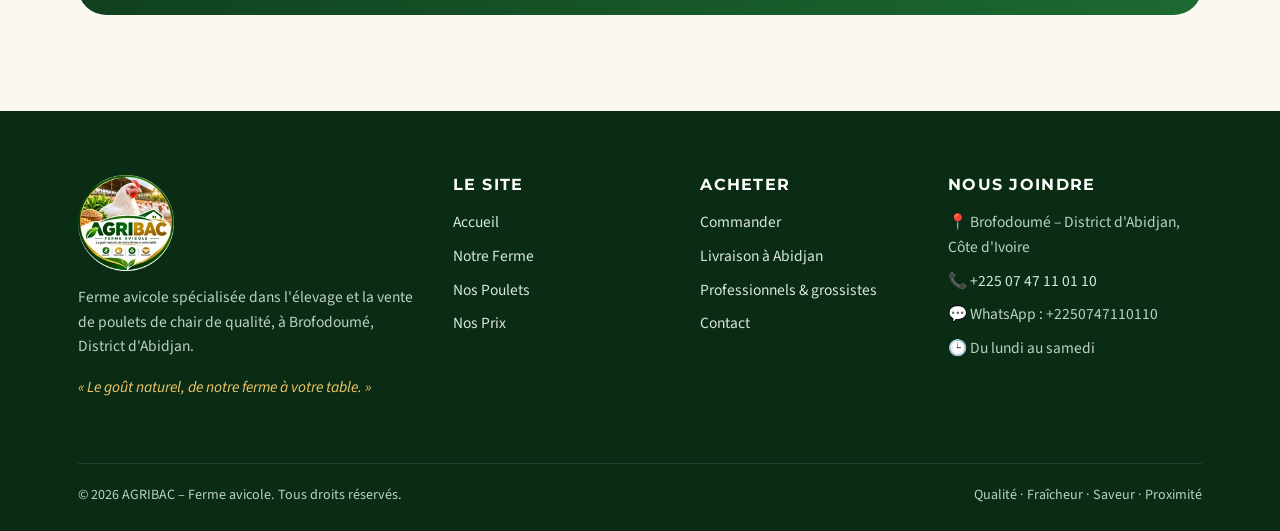
<file: ferme.html>
<!doctype html>
<html lang="fr">
<head>
  <meta charset="utf-8">
  <meta name="viewport" content="width=device-width, initial-scale=1">
  <title>Notre ferme à Brofodoumé | AGRIBAC – Ferme avicole</title>
  <meta name="description" content="Découvrez la ferme AGRIBAC à Brofodoumé (Abidjan) : alimentation naturelle, suivi attentif des volailles et élevage de poulets de chair de qualité.">
  <meta name="theme-color" content="#0e3a1c">
  <meta property="og:type" content="website">
  <meta property="og:locale" content="fr_CI">
  <meta property="og:site_name" content="AGRIBAC – Ferme avicole">
  <meta property="og:title" content="Notre ferme à Brofodoumé | AGRIBAC – Ferme avicole">
  <meta property="og:description" content="Découvrez la ferme AGRIBAC à Brofodoumé (Abidjan) : alimentation naturelle, suivi attentif des volailles et élevage de poulets de chair de qualité.">
  <meta property="og:image" content="assets/img/og-agribac.jpg">
  <meta name="twitter:card" content="summary_large_image">
  <link rel="icon" type="image/png" href="assets/img/favicon.png">
  <link rel="apple-touch-icon" href="assets/img/apple-touch-icon.png">
  <link rel="preconnect" href="https://fonts.googleapis.com">
  <link rel="preconnect" href="https://fonts.gstatic.com" crossorigin>
  <link rel="stylesheet" href="https://fonts.googleapis.com/css2?family=Montserrat:wght@600;700;800;900&family=Source+Sans+3:wght@400;600;700&display=swap">
  <link rel="stylesheet" href="assets/css/style.css">
</head>
<body>
  <a class="skip-link" href="#contenu">Aller au contenu</a>

  <div class="topbar">
    <div class="container">
      <span><svg viewBox="0 0 24 24" fill="none" stroke="currentColor" stroke-width="2" stroke-linecap="round" stroke-linejoin="round" width="15" height="15" aria-hidden="true"><path d="M20 10c0 6-8 12-8 12s-8-6-8-12a8 8 0 0 1 16 0Z"/><circle cx="12" cy="10" r="3"/></svg> Ferme à Brofodoumé – Abidjan</span>
      <span class="hide-sm"><svg viewBox="0 0 24 24" fill="none" stroke="currentColor" stroke-width="2" stroke-linecap="round" stroke-linejoin="round" width="15" height="15" aria-hidden="true"><path d="M14 18V6a2 2 0 0 0-2-2H4a2 2 0 0 0-2 2v11a1 1 0 0 0 1 1h2"/><path d="M15 18H9"/><path d="M19 18h2a1 1 0 0 0 1-1v-3.65a1 1 0 0 0-.22-.624l-3.48-4.35A1 1 0 0 0 17.52 8H14"/><circle cx="17" cy="18" r="2"/><circle cx="7" cy="18" r="2"/></svg> Livraison dans les communes d'Abidjan</span>
      <span><svg viewBox="0 0 24 24" fill="none" stroke="currentColor" stroke-width="2" stroke-linecap="round" stroke-linejoin="round" width="15" height="15" aria-hidden="true"><path d="m16 16 3-8 3 8c-.87.65-1.92 1-3 1s-2.13-.35-3-1Z"/><path d="m2 16 3-8 3 8c-.87.65-1.92 1-3 1s-2.13-.35-3-1Z"/><path d="M7 21h10"/><path d="M12 3v18"/><path d="M3 7h2c2 0 5-1 7-2 2 1 5 2 7 2h2"/></svg> Vente au kilo · Gros &amp; détail</span>
    </div>
  </div>

  <header class="site-header">
    <div class="container header-inner">
      <a class="brand" href="index.html" aria-label="AGRIBAC – Accueil">
        <img src="assets/img/logo-agribac-160.webp" alt="" width="52" height="52">
        <span class="brand-text">
          <span class="brand-name">AGRI<b>BAC</b></span>
          <span class="brand-sub">FERME AVICOLE</span>
        </span>
      </a>
      <nav class="main-nav" id="main-nav" aria-label="Navigation principale">
        <ul>
          <li><a href="index.html">Accueil</a></li>
          <li><a href="ferme.html" aria-current="page">Notre Ferme</a></li>
          <li><a href="poulets.html">Nos Poulets</a></li>
          <li><a href="prix.html">Nos Prix</a></li>
          <li><a href="commander.html">Commander</a></li>
          <li><a href="livraison.html">Livraison</a></li>
          <li><a href="professionnels.html">Professionnels</a></li>
          <li><a href="contact.html">Contact</a></li>
          <li class="nav-cta"><a class="btn btn--wa btn--block" href="contact.html#coordonnees" data-wa="Bonjour AGRIBAC, je souhaite commander des poulets."><svg viewBox="0 0 32 32" fill="currentColor" aria-hidden="true"><path d="M16.04 3C9 3 3.3 8.7 3.3 15.73c0 2.25.59 4.45 1.71 6.39L3.2 28.8l6.85-1.79a12.7 12.7 0 0 0 6 1.52h.01c7.03 0 12.74-5.7 12.74-12.73C28.8 8.7 23.08 3 16.04 3zm0 23.33h-.01a10.6 10.6 0 0 1-5.4-1.48l-.39-.23-4.06 1.06 1.08-3.96-.25-.41a10.56 10.56 0 0 1-1.62-5.6c0-5.84 4.76-10.6 10.62-10.6 2.83 0 5.5 1.1 7.5 3.11a10.53 10.53 0 0 1 3.1 7.5c0 5.85-4.76 10.61-10.57 10.61zm5.82-7.94c-.32-.16-1.88-.93-2.17-1.03-.29-.11-.5-.16-.71.16-.21.32-.82 1.03-1 1.24-.19.21-.37.24-.69.08-.32-.16-1.34-.5-2.56-1.58-.95-.84-1.59-1.88-1.77-2.2-.19-.32-.02-.49.14-.65.14-.14.32-.37.48-.56.16-.19.21-.32.32-.53.11-.21.05-.4-.03-.56-.08-.16-.71-1.71-.98-2.34-.26-.62-.52-.53-.71-.54h-.61c-.21 0-.56.08-.85.4-.29.32-1.11 1.09-1.11 2.65s1.14 3.08 1.3 3.29c.16.21 2.24 3.42 5.43 4.8.76.33 1.35.52 1.81.67.76.24 1.45.21 2 .13.61-.09 1.88-.77 2.14-1.51.27-.74.27-1.38.19-1.51-.08-.13-.29-.21-.61-.37z"/></svg><span>Commander sur WhatsApp</span></a></li>
        </ul>
      </nav>
      <a class="btn btn--wa header-wa" href="contact.html#coordonnees" data-wa="Bonjour AGRIBAC, je souhaite commander des poulets."><svg viewBox="0 0 32 32" fill="currentColor" aria-hidden="true"><path d="M16.04 3C9 3 3.3 8.7 3.3 15.73c0 2.25.59 4.45 1.71 6.39L3.2 28.8l6.85-1.79a12.7 12.7 0 0 0 6 1.52h.01c7.03 0 12.74-5.7 12.74-12.73C28.8 8.7 23.08 3 16.04 3zm0 23.33h-.01a10.6 10.6 0 0 1-5.4-1.48l-.39-.23-4.06 1.06 1.08-3.96-.25-.41a10.56 10.56 0 0 1-1.62-5.6c0-5.84 4.76-10.6 10.62-10.6 2.83 0 5.5 1.1 7.5 3.11a10.53 10.53 0 0 1 3.1 7.5c0 5.85-4.76 10.61-10.57 10.61zm5.82-7.94c-.32-.16-1.88-.93-2.17-1.03-.29-.11-.5-.16-.71.16-.21.32-.82 1.03-1 1.24-.19.21-.37.24-.69.08-.32-.16-1.34-.5-2.56-1.58-.95-.84-1.59-1.88-1.77-2.2-.19-.32-.02-.49.14-.65.14-.14.32-.37.48-.56.16-.19.21-.32.32-.53.11-.21.05-.4-.03-.56-.08-.16-.71-1.71-.98-2.34-.26-.62-.52-.53-.71-.54h-.61c-.21 0-.56.08-.85.4-.29.32-1.11 1.09-1.11 2.65s1.14 3.08 1.3 3.29c.16.21 2.24 3.42 5.43 4.8.76.33 1.35.52 1.81.67.76.24 1.45.21 2 .13.61-.09 1.88-.77 2.14-1.51.27-.74.27-1.38.19-1.51-.08-.13-.29-.21-.61-.37z"/></svg><span>Commander</span></a>
      <button class="nav-toggle" type="button" aria-controls="main-nav" aria-expanded="false" aria-label="Ouvrir le menu"><svg viewBox="0 0 24 24" fill="none" stroke="currentColor" stroke-width="2" stroke-linecap="round" stroke-linejoin="round" aria-hidden="true"><line x1="4" x2="20" y1="7" y2="7"/><line x1="4" x2="20" y1="12" y2="12"/><line x1="4" x2="20" y1="17" y2="17"/></svg></button>
    </div>
  </header>

  <main id="contenu">
    <section class="page-hero">
      <div class="page-hero__bg"><img src="assets/img/ferme-batiment.webp" alt="" width="1600" height="600"></div>
      <div class="container">
        <p class="breadcrumb"><a href="index.html">Accueil</a> › Notre Ferme</p>
        <h1>Notre ferme à Brofodoumé</h1>
        <p>Au cœur du District d'Abidjan, AGRIBAC élève ses poulets de chair avec une attention particulière portée à l'alimentation et au suivi des volailles.</p>
      </div>
    </section>

    <section class="section section--white">
      <div class="container split">
        <div>
          <p class="eyebrow">Notre histoire</p>
          <h2>Une ferme locale, une ambition de qualité</h2>
          <p>AGRIBAC est une ferme avicole spécialisée dans l'élevage et la commercialisation de poulets de chair de qualité. Elle est installée à <strong>Brofodoumé</strong>, dans le District d'Abidjan, en Côte d'Ivoire.</p>
          <p>Notre ambition est de proposer aux familles et aux professionnels de la restauration des poulets frais, savoureux et élevés dans de bonnes conditions, au plus près de chez eux.</p>
          <p>Notre mission : développer une production avicole locale de qualité, tout en facilitant l'accès des consommateurs ivoiriens à des poulets frais et disponibles à des prix compétitifs.</p>
        </div>
        <div class="media-frame media-frame--tall">
          <img src="assets/img/ferme-tunnels.webp" alt="Bâtiments d'élevage de la ferme AGRIBAC entourés de verdure" width="685" height="273" loading="lazy">
          <span class="media-tag"><svg viewBox="0 0 24 24" fill="none" stroke="currentColor" stroke-width="2" stroke-linecap="round" stroke-linejoin="round" aria-hidden="true"><path d="M20 10c0 6-8 12-8 12s-8-6-8-12a8 8 0 0 1 16 0Z"/><circle cx="12" cy="10" r="3"/></svg> Brofodoumé</span>
        </div>
      </div>
    </section>

    <section class="section">
      <div class="container">
        <div class="section-head section-head--center">
          <p class="eyebrow">Notre savoir-faire</p>
          <h2>Comment nous élevons nos poulets</h2>
        </div>
        <div class="grid grid--3">
          <article class="card"><div class="card__icon"><svg viewBox="0 0 24 24" fill="none" stroke="currentColor" stroke-width="2" stroke-linecap="round" stroke-linejoin="round" aria-hidden="true"><path d="M11 20A7 7 0 0 1 9.8 6.1C15.5 5 17 4.48 19 2c1 2 2 4.18 2 8 0 5.5-4.78 10-10 10Z"/><path d="M2 21c0-3 1.85-5.36 5.08-6C9.5 14.52 12 13 13 12"/></svg></div><h3>Une alimentation naturelle</h3><p>Nos poulets reçoivent une alimentation à base d'ingrédients naturels soigneusement sélectionnés, pour une chair tendre et savoureuse.</p></article>
          <article class="card card--gold"><div class="card__icon"><svg viewBox="0 0 24 24" fill="none" stroke="currentColor" stroke-width="2" stroke-linecap="round" stroke-linejoin="round" aria-hidden="true"><path d="M12 22s8-4 8-10V5l-8-3-8 3v7c0 6 8 10 8 10z"/><path d="m9 12 2 2 4-4"/></svg></div><h3>Un suivi attentif</h3><p>Nous accordons une attention particulière au suivi de nos volailles tout au long de leur croissance.</p></article>
          <article class="card"><div class="card__icon"><svg viewBox="0 0 24 24" fill="none" stroke="currentColor" stroke-width="2" stroke-linecap="round" stroke-linejoin="round" aria-hidden="true"><path d="m3 9 9-7 9 7v11a2 2 0 0 1-2 2H5a2 2 0 0 1-2-2z"/><polyline points="9 22 9 12 15 12 15 22"/></svg></div><h3>De bonnes conditions d'élevage</h3><p>Des bâtiments aérés et entretenus, pour des poulets élevés dans de bonnes conditions.</p></article>
        </div>
      </div>
    </section>

    <section class="section section--white">
      <div class="container split split--reverse">
        <div>
          <p class="eyebrow">De la ferme à votre table</p>
          <h2>Le circuit court, pour plus de fraîcheur</h2>
          <ul class="check-list"><li><svg viewBox="0 0 24 24" fill="none" stroke="currentColor" stroke-width="2" stroke-linecap="round" stroke-linejoin="round" aria-hidden="true"><path d="M22 11.08V12a10 10 0 1 1-5.93-9.14"/><polyline points="22 4 12 14.01 9 11.01"/></svg><span>Élevage dans notre ferme de Brofodoumé</span></li><li><svg viewBox="0 0 24 24" fill="none" stroke="currentColor" stroke-width="2" stroke-linecap="round" stroke-linejoin="round" aria-hidden="true"><path d="M22 11.08V12a10 10 0 1 1-5.93-9.14"/><polyline points="22 4 12 14.01 9 11.01"/></svg><span>Préparation des commandes selon le poids demandé</span></li><li><svg viewBox="0 0 24 24" fill="none" stroke="currentColor" stroke-width="2" stroke-linecap="round" stroke-linejoin="round" aria-hidden="true"><path d="M22 11.08V12a10 10 0 1 1-5.93-9.14"/><polyline points="22 4 12 14.01 9 11.01"/></svg><span>Livraison directe dans les communes d'Abidjan</span></li><li><svg viewBox="0 0 24 24" fill="none" stroke="currentColor" stroke-width="2" stroke-linecap="round" stroke-linejoin="round" aria-hidden="true"><path d="M22 11.08V12a10 10 0 1 1-5.93-9.14"/><polyline points="22 4 12 14.01 9 11.01"/></svg><span>Aucun intermédiaire inutile : un contact direct avec la ferme</span></li></ul>
          <a class="btn btn--primary" href="poulets.html">Voir nos poulets</a>
        </div>
        <div class="media-frame media-frame--tall">
          <img src="assets/img/poulets-elevage.webp" alt="Poulets de chair dans le bâtiment d'élevage" width="547" height="365" loading="lazy">
        </div>
      </div>
    </section>

    <section class="section">
      <div class="container">
        <div class="section-head">
          <p class="eyebrow">Galerie</p>
          <h2>La ferme en images</h2>
        </div>
        <div class="gallery">
          <figure class="wide"><img src="assets/img/ferme-batiment.webp" alt="Bâtiment d'élevage AGRIBAC avec la bannière de la ferme" width="1250" height="455" loading="lazy"><figcaption>Bâtiment d'élevage</figcaption></figure>
          <figure><img src="assets/img/ferme-allee.webp" alt="Allée de la ferme et château d'eau AGRIBAC" width="620" height="238" loading="lazy"><figcaption>Château d'eau et allée</figcaption></figure>
          <figure><img src="assets/img/poulets-chair.webp" alt="Poulets de chair AGRIBAC" width="678" height="452" loading="lazy"><figcaption>Nos poulets</figcaption></figure>
        </div>
      </div>
    </section>

    <section class="section">
      <div class="container">
        <div class="cta-band">
          <h2>Envie de goûter nos poulets ?</h2>
          <p>Commandez vos poulets frais en quelques secondes sur WhatsApp. Nous confirmons la disponibilité, le poids, le prix et l'heure de livraison avec vous.</p>
          <div class="btn-row">
            <a class="btn btn--wa" href="contact.html#coordonnees" data-wa="Bonjour AGRIBAC, je souhaite commander des poulets."><svg viewBox="0 0 32 32" fill="currentColor" aria-hidden="true"><path d="M16.04 3C9 3 3.3 8.7 3.3 15.73c0 2.25.59 4.45 1.71 6.39L3.2 28.8l6.85-1.79a12.7 12.7 0 0 0 6 1.52h.01c7.03 0 12.74-5.7 12.74-12.73C28.8 8.7 23.08 3 16.04 3zm0 23.33h-.01a10.6 10.6 0 0 1-5.4-1.48l-.39-.23-4.06 1.06 1.08-3.96-.25-.41a10.56 10.56 0 0 1-1.62-5.6c0-5.84 4.76-10.6 10.62-10.6 2.83 0 5.5 1.1 7.5 3.11a10.53 10.53 0 0 1 3.1 7.5c0 5.85-4.76 10.61-10.57 10.61zm5.82-7.94c-.32-.16-1.88-.93-2.17-1.03-.29-.11-.5-.16-.71.16-.21.32-.82 1.03-1 1.24-.19.21-.37.24-.69.08-.32-.16-1.34-.5-2.56-1.58-.95-.84-1.59-1.88-1.77-2.2-.19-.32-.02-.49.14-.65.14-.14.32-.37.48-.56.16-.19.21-.32.32-.53.11-.21.05-.4-.03-.56-.08-.16-.71-1.71-.98-2.34-.26-.62-.52-.53-.71-.54h-.61c-.21 0-.56.08-.85.4-.29.32-1.11 1.09-1.11 2.65s1.14 3.08 1.3 3.29c.16.21 2.24 3.42 5.43 4.8.76.33 1.35.52 1.81.67.76.24 1.45.21 2 .13.61-.09 1.88-.77 2.14-1.51.27-.74.27-1.38.19-1.51-.08-.13-.29-.21-.61-.37z"/></svg><span>Commander sur WhatsApp</span></a>
            <a class="btn btn--outline-light" href="commander.html">Remplir le bon de commande</a>
          </div>
        </div>
      </div>
    </section>
  </main>

  <footer class="site-footer">
    <div class="container">
      <div class="footer-grid">
        <div class="footer-brand">
          <img src="assets/img/logo-agribac-160.webp" alt="Logo AGRIBAC Ferme avicole" width="96" height="96" loading="lazy">
          <p>Ferme avicole spécialisée dans l'élevage et la vente de poulets de chair de qualité, à Brofodoumé, District d'Abidjan.</p>
          <p class="footer-tagline">« Le goût naturel, de notre ferme à votre table. »</p>
        </div>
        <div>
          <h3>Le site</h3>
          <ul>
            <li><a href="index.html">Accueil</a></li>
            <li><a href="ferme.html">Notre Ferme</a></li>
            <li><a href="poulets.html">Nos Poulets</a></li>
            <li><a href="prix.html">Nos Prix</a></li>
          </ul>
        </div>
        <div>
          <h3>Acheter</h3>
          <ul>
            <li><a href="commander.html">Commander</a></li>
            <li><a href="livraison.html">Livraison à Abidjan</a></li>
            <li><a href="professionnels.html">Professionnels &amp; grossistes</a></li>
            <li><a href="contact.html">Contact</a></li>
          </ul>
        </div>
        <div>
          <h3>Nous joindre</h3>
          <ul>
            <li>📍 <span data-cfg="adresse">Brofodoumé – District d'Abidjan, Côte d'Ivoire</span></li>
            <li>📞 <span data-cfg="telephone" data-fallback="Téléphone bientôt disponible">Téléphone bientôt disponible</span></li>
            <li>💬 WhatsApp : <span data-cfg="whatsapp">Numéro bientôt disponible</span></li>
            <li>🕒 <span data-cfg="horaires">Du lundi au samedi</span></li>
          </ul>
        </div>
      </div>
      <div class="footer-bottom">
        <span>© <span data-year>2026</span> AGRIBAC – Ferme avicole. Tous droits réservés.</span>
        <span>Qualité · Fraîcheur · Saveur · Proximité</span>
      </div>
    </div>
  </footer>

  <a class="wa-float" href="contact.html#coordonnees" data-wa="Bonjour AGRIBAC, je souhaite commander des poulets." aria-label="Commander sur WhatsApp"><svg viewBox="0 0 32 32" fill="currentColor" aria-hidden="true"><path d="M16.04 3C9 3 3.3 8.7 3.3 15.73c0 2.25.59 4.45 1.71 6.39L3.2 28.8l6.85-1.79a12.7 12.7 0 0 0 6 1.52h.01c7.03 0 12.74-5.7 12.74-12.73C28.8 8.7 23.08 3 16.04 3zm0 23.33h-.01a10.6 10.6 0 0 1-5.4-1.48l-.39-.23-4.06 1.06 1.08-3.96-.25-.41a10.56 10.56 0 0 1-1.62-5.6c0-5.84 4.76-10.6 10.62-10.6 2.83 0 5.5 1.1 7.5 3.11a10.53 10.53 0 0 1 3.1 7.5c0 5.85-4.76 10.61-10.57 10.61zm5.82-7.94c-.32-.16-1.88-.93-2.17-1.03-.29-.11-.5-.16-.71.16-.21.32-.82 1.03-1 1.24-.19.21-.37.24-.69.08-.32-.16-1.34-.5-2.56-1.58-.95-.84-1.59-1.88-1.77-2.2-.19-.32-.02-.49.14-.65.14-.14.32-.37.48-.56.16-.19.21-.32.32-.53.11-.21.05-.4-.03-.56-.08-.16-.71-1.71-.98-2.34-.26-.62-.52-.53-.71-.54h-.61c-.21 0-.56.08-.85.4-.29.32-1.11 1.09-1.11 2.65s1.14 3.08 1.3 3.29c.16.21 2.24 3.42 5.43 4.8.76.33 1.35.52 1.81.67.76.24 1.45.21 2 .13.61-.09 1.88-.77 2.14-1.51.27-.74.27-1.38.19-1.51-.08-.13-.29-.21-.61-.37z"/></svg><span>Commander</span></a>

  <script src="assets/js/config.js"></script>
  <script src="assets/js/main.js"></script>
</body>
</html>
</file>
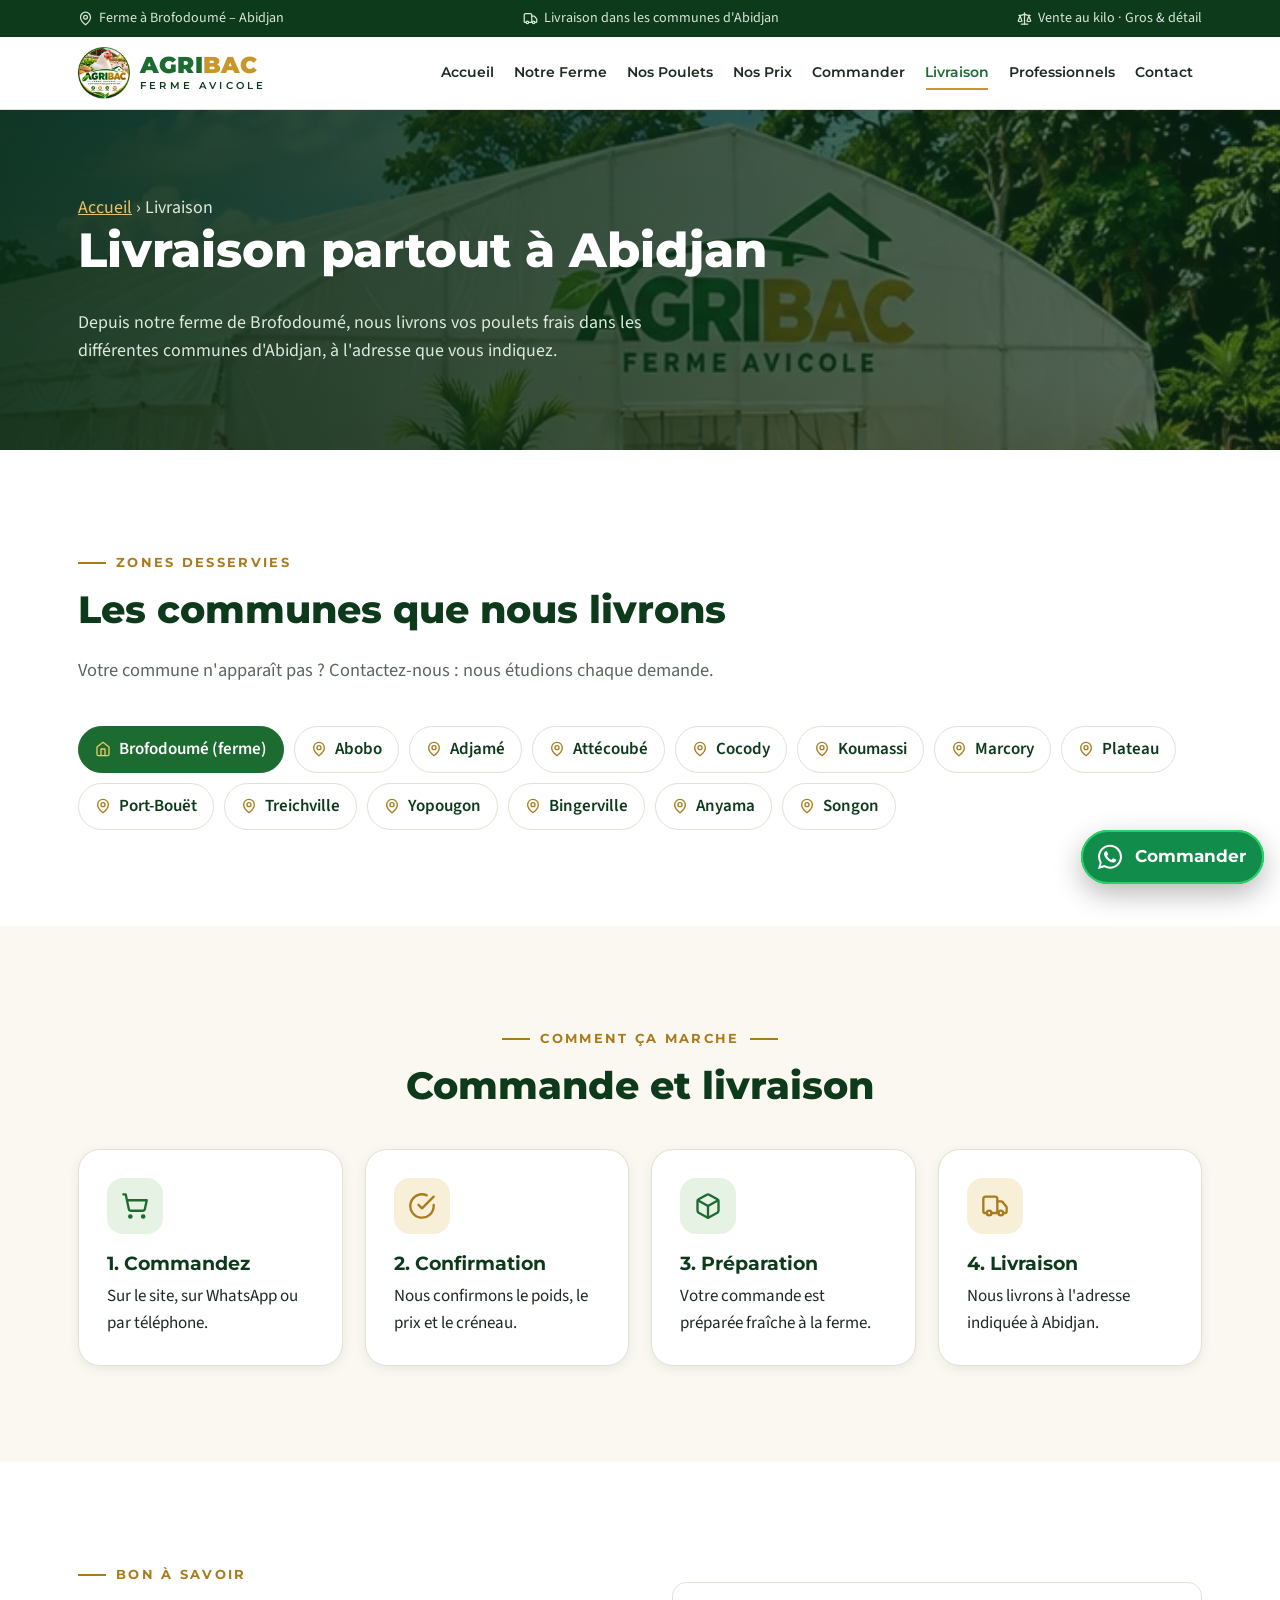
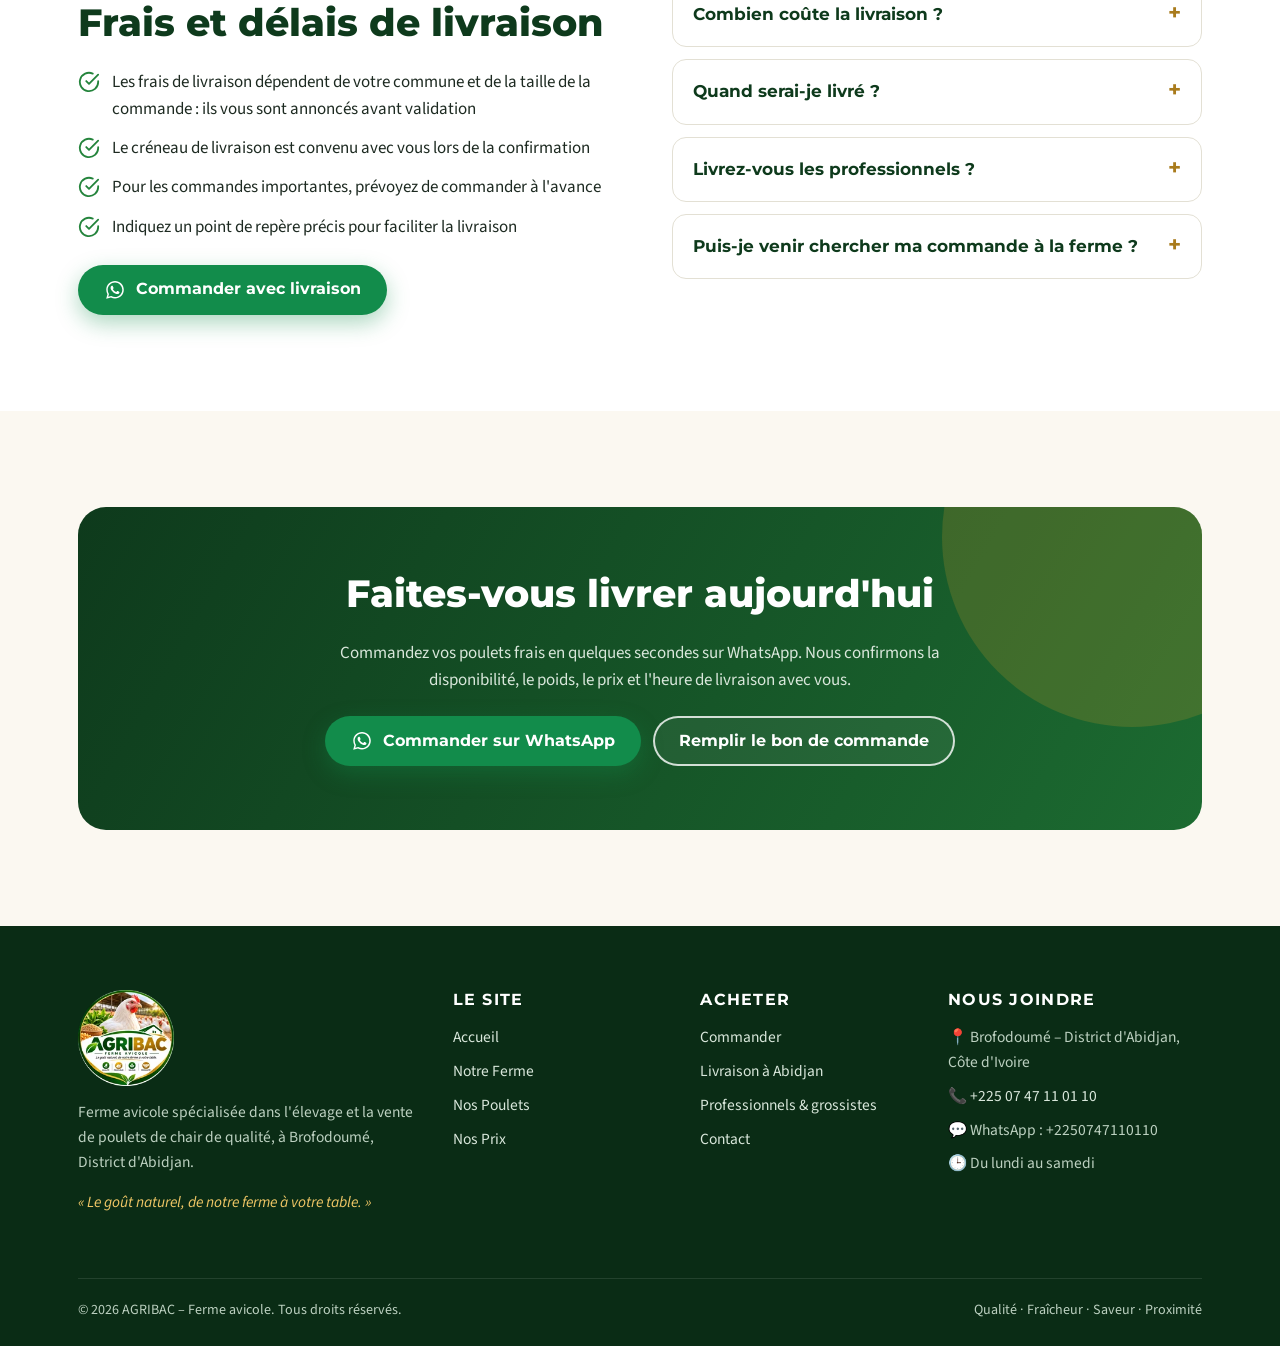
<file: livraison.html>
<!doctype html>
<html lang="fr">
<head>
  <meta charset="utf-8">
  <meta name="viewport" content="width=device-width, initial-scale=1">
  <title>Livraison de poulets à Abidjan | AGRIBAC – Ferme avicole</title>
  <meta name="description" content="AGRIBAC livre ses poulets de chair frais dans les communes d'Abidjan : Cocody, Yopougon, Abobo, Marcory, Bingerville et plus. Commande par WhatsApp.">
  <meta name="theme-color" content="#0e3a1c">
  <meta property="og:type" content="website">
  <meta property="og:locale" content="fr_CI">
  <meta property="og:site_name" content="AGRIBAC – Ferme avicole">
  <meta property="og:title" content="Livraison de poulets à Abidjan | AGRIBAC – Ferme avicole">
  <meta property="og:description" content="AGRIBAC livre ses poulets de chair frais dans les communes d'Abidjan : Cocody, Yopougon, Abobo, Marcory, Bingerville et plus. Commande par WhatsApp.">
  <meta property="og:image" content="assets/img/og-agribac.jpg">
  <meta name="twitter:card" content="summary_large_image">
  <link rel="icon" type="image/png" href="assets/img/favicon.png">
  <link rel="apple-touch-icon" href="assets/img/apple-touch-icon.png">
  <link rel="preconnect" href="https://fonts.googleapis.com">
  <link rel="preconnect" href="https://fonts.gstatic.com" crossorigin>
  <link rel="stylesheet" href="https://fonts.googleapis.com/css2?family=Montserrat:wght@600;700;800;900&family=Source+Sans+3:wght@400;600;700&display=swap">
  <link rel="stylesheet" href="assets/css/style.css">
</head>
<body>
  <a class="skip-link" href="#contenu">Aller au contenu</a>

  <div class="topbar">
    <div class="container">
      <span><svg viewBox="0 0 24 24" fill="none" stroke="currentColor" stroke-width="2" stroke-linecap="round" stroke-linejoin="round" width="15" height="15" aria-hidden="true"><path d="M20 10c0 6-8 12-8 12s-8-6-8-12a8 8 0 0 1 16 0Z"/><circle cx="12" cy="10" r="3"/></svg> Ferme à Brofodoumé – Abidjan</span>
      <span class="hide-sm"><svg viewBox="0 0 24 24" fill="none" stroke="currentColor" stroke-width="2" stroke-linecap="round" stroke-linejoin="round" width="15" height="15" aria-hidden="true"><path d="M14 18V6a2 2 0 0 0-2-2H4a2 2 0 0 0-2 2v11a1 1 0 0 0 1 1h2"/><path d="M15 18H9"/><path d="M19 18h2a1 1 0 0 0 1-1v-3.65a1 1 0 0 0-.22-.624l-3.48-4.35A1 1 0 0 0 17.52 8H14"/><circle cx="17" cy="18" r="2"/><circle cx="7" cy="18" r="2"/></svg> Livraison dans les communes d'Abidjan</span>
      <span><svg viewBox="0 0 24 24" fill="none" stroke="currentColor" stroke-width="2" stroke-linecap="round" stroke-linejoin="round" width="15" height="15" aria-hidden="true"><path d="m16 16 3-8 3 8c-.87.65-1.92 1-3 1s-2.13-.35-3-1Z"/><path d="m2 16 3-8 3 8c-.87.65-1.92 1-3 1s-2.13-.35-3-1Z"/><path d="M7 21h10"/><path d="M12 3v18"/><path d="M3 7h2c2 0 5-1 7-2 2 1 5 2 7 2h2"/></svg> Vente au kilo · Gros &amp; détail</span>
    </div>
  </div>

  <header class="site-header">
    <div class="container header-inner">
      <a class="brand" href="index.html" aria-label="AGRIBAC – Accueil">
        <img src="assets/img/logo-agribac-160.webp" alt="" width="52" height="52">
        <span class="brand-text">
          <span class="brand-name">AGRI<b>BAC</b></span>
          <span class="brand-sub">FERME AVICOLE</span>
        </span>
      </a>
      <nav class="main-nav" id="main-nav" aria-label="Navigation principale">
        <ul>
          <li><a href="index.html">Accueil</a></li>
          <li><a href="ferme.html">Notre Ferme</a></li>
          <li><a href="poulets.html">Nos Poulets</a></li>
          <li><a href="prix.html">Nos Prix</a></li>
          <li><a href="commander.html">Commander</a></li>
          <li><a href="livraison.html" aria-current="page">Livraison</a></li>
          <li><a href="professionnels.html">Professionnels</a></li>
          <li><a href="contact.html">Contact</a></li>
          <li class="nav-cta"><a class="btn btn--wa btn--block" href="contact.html#coordonnees" data-wa="Bonjour AGRIBAC, je souhaite commander des poulets."><svg viewBox="0 0 32 32" fill="currentColor" aria-hidden="true"><path d="M16.04 3C9 3 3.3 8.7 3.3 15.73c0 2.25.59 4.45 1.71 6.39L3.2 28.8l6.85-1.79a12.7 12.7 0 0 0 6 1.52h.01c7.03 0 12.74-5.7 12.74-12.73C28.8 8.7 23.08 3 16.04 3zm0 23.33h-.01a10.6 10.6 0 0 1-5.4-1.48l-.39-.23-4.06 1.06 1.08-3.96-.25-.41a10.56 10.56 0 0 1-1.62-5.6c0-5.84 4.76-10.6 10.62-10.6 2.83 0 5.5 1.1 7.5 3.11a10.53 10.53 0 0 1 3.1 7.5c0 5.85-4.76 10.61-10.57 10.61zm5.82-7.94c-.32-.16-1.88-.93-2.17-1.03-.29-.11-.5-.16-.71.16-.21.32-.82 1.03-1 1.24-.19.21-.37.24-.69.08-.32-.16-1.34-.5-2.56-1.58-.95-.84-1.59-1.88-1.77-2.2-.19-.32-.02-.49.14-.65.14-.14.32-.37.48-.56.16-.19.21-.32.32-.53.11-.21.05-.4-.03-.56-.08-.16-.71-1.71-.98-2.34-.26-.62-.52-.53-.71-.54h-.61c-.21 0-.56.08-.85.4-.29.32-1.11 1.09-1.11 2.65s1.14 3.08 1.3 3.29c.16.21 2.24 3.42 5.43 4.8.76.33 1.35.52 1.81.67.76.24 1.45.21 2 .13.61-.09 1.88-.77 2.14-1.51.27-.74.27-1.38.19-1.51-.08-.13-.29-.21-.61-.37z"/></svg><span>Commander sur WhatsApp</span></a></li>
        </ul>
      </nav>
      <a class="btn btn--wa header-wa" href="contact.html#coordonnees" data-wa="Bonjour AGRIBAC, je souhaite commander des poulets."><svg viewBox="0 0 32 32" fill="currentColor" aria-hidden="true"><path d="M16.04 3C9 3 3.3 8.7 3.3 15.73c0 2.25.59 4.45 1.71 6.39L3.2 28.8l6.85-1.79a12.7 12.7 0 0 0 6 1.52h.01c7.03 0 12.74-5.7 12.74-12.73C28.8 8.7 23.08 3 16.04 3zm0 23.33h-.01a10.6 10.6 0 0 1-5.4-1.48l-.39-.23-4.06 1.06 1.08-3.96-.25-.41a10.56 10.56 0 0 1-1.62-5.6c0-5.84 4.76-10.6 10.62-10.6 2.83 0 5.5 1.1 7.5 3.11a10.53 10.53 0 0 1 3.1 7.5c0 5.85-4.76 10.61-10.57 10.61zm5.82-7.94c-.32-.16-1.88-.93-2.17-1.03-.29-.11-.5-.16-.71.16-.21.32-.82 1.03-1 1.24-.19.21-.37.24-.69.08-.32-.16-1.34-.5-2.56-1.58-.95-.84-1.59-1.88-1.77-2.2-.19-.32-.02-.49.14-.65.14-.14.32-.37.48-.56.16-.19.21-.32.32-.53.11-.21.05-.4-.03-.56-.08-.16-.71-1.71-.98-2.34-.26-.62-.52-.53-.71-.54h-.61c-.21 0-.56.08-.85.4-.29.32-1.11 1.09-1.11 2.65s1.14 3.08 1.3 3.29c.16.21 2.24 3.42 5.43 4.8.76.33 1.35.52 1.81.67.76.24 1.45.21 2 .13.61-.09 1.88-.77 2.14-1.51.27-.74.27-1.38.19-1.51-.08-.13-.29-.21-.61-.37z"/></svg><span>Commander</span></a>
      <button class="nav-toggle" type="button" aria-controls="main-nav" aria-expanded="false" aria-label="Ouvrir le menu"><svg viewBox="0 0 24 24" fill="none" stroke="currentColor" stroke-width="2" stroke-linecap="round" stroke-linejoin="round" aria-hidden="true"><line x1="4" x2="20" y1="7" y2="7"/><line x1="4" x2="20" y1="12" y2="12"/><line x1="4" x2="20" y1="17" y2="17"/></svg></button>
    </div>
  </header>

  <main id="contenu">
    <section class="page-hero">
      <div class="page-hero__bg"><img src="assets/img/ferme-tunnels.webp" alt="" width="1600" height="600"></div>
      <div class="container">
        <p class="breadcrumb"><a href="index.html">Accueil</a> › Livraison</p>
        <h1>Livraison partout à Abidjan</h1>
        <p>Depuis notre ferme de Brofodoumé, nous livrons vos poulets frais dans les différentes communes d'Abidjan, à l'adresse que vous indiquez.</p>
      </div>
    </section>

    <section class="section section--white">
      <div class="container">
        <div class="section-head">
          <p class="eyebrow">Zones desservies</p>
          <h2>Les communes que nous livrons</h2>
          <p class="lead">Votre commune n'apparaît pas ? Contactez-nous : nous étudions chaque demande.</p>
        </div>
        <ul class="chips">
          <li class="is-farm"><svg viewBox="0 0 24 24" fill="none" stroke="currentColor" stroke-width="2" stroke-linecap="round" stroke-linejoin="round" aria-hidden="true"><path d="m3 9 9-7 9 7v11a2 2 0 0 1-2 2H5a2 2 0 0 1-2-2z"/><polyline points="9 22 9 12 15 12 15 22"/></svg> Brofodoumé (ferme)</li>
          <li><svg viewBox="0 0 24 24" fill="none" stroke="currentColor" stroke-width="2" stroke-linecap="round" stroke-linejoin="round" aria-hidden="true"><path d="M20 10c0 6-8 12-8 12s-8-6-8-12a8 8 0 0 1 16 0Z"/><circle cx="12" cy="10" r="3"/></svg> Abobo</li><li><svg viewBox="0 0 24 24" fill="none" stroke="currentColor" stroke-width="2" stroke-linecap="round" stroke-linejoin="round" aria-hidden="true"><path d="M20 10c0 6-8 12-8 12s-8-6-8-12a8 8 0 0 1 16 0Z"/><circle cx="12" cy="10" r="3"/></svg> Adjamé</li><li><svg viewBox="0 0 24 24" fill="none" stroke="currentColor" stroke-width="2" stroke-linecap="round" stroke-linejoin="round" aria-hidden="true"><path d="M20 10c0 6-8 12-8 12s-8-6-8-12a8 8 0 0 1 16 0Z"/><circle cx="12" cy="10" r="3"/></svg> Attécoubé</li><li><svg viewBox="0 0 24 24" fill="none" stroke="currentColor" stroke-width="2" stroke-linecap="round" stroke-linejoin="round" aria-hidden="true"><path d="M20 10c0 6-8 12-8 12s-8-6-8-12a8 8 0 0 1 16 0Z"/><circle cx="12" cy="10" r="3"/></svg> Cocody</li><li><svg viewBox="0 0 24 24" fill="none" stroke="currentColor" stroke-width="2" stroke-linecap="round" stroke-linejoin="round" aria-hidden="true"><path d="M20 10c0 6-8 12-8 12s-8-6-8-12a8 8 0 0 1 16 0Z"/><circle cx="12" cy="10" r="3"/></svg> Koumassi</li><li><svg viewBox="0 0 24 24" fill="none" stroke="currentColor" stroke-width="2" stroke-linecap="round" stroke-linejoin="round" aria-hidden="true"><path d="M20 10c0 6-8 12-8 12s-8-6-8-12a8 8 0 0 1 16 0Z"/><circle cx="12" cy="10" r="3"/></svg> Marcory</li><li><svg viewBox="0 0 24 24" fill="none" stroke="currentColor" stroke-width="2" stroke-linecap="round" stroke-linejoin="round" aria-hidden="true"><path d="M20 10c0 6-8 12-8 12s-8-6-8-12a8 8 0 0 1 16 0Z"/><circle cx="12" cy="10" r="3"/></svg> Plateau</li><li><svg viewBox="0 0 24 24" fill="none" stroke="currentColor" stroke-width="2" stroke-linecap="round" stroke-linejoin="round" aria-hidden="true"><path d="M20 10c0 6-8 12-8 12s-8-6-8-12a8 8 0 0 1 16 0Z"/><circle cx="12" cy="10" r="3"/></svg> Port-Bouët</li><li><svg viewBox="0 0 24 24" fill="none" stroke="currentColor" stroke-width="2" stroke-linecap="round" stroke-linejoin="round" aria-hidden="true"><path d="M20 10c0 6-8 12-8 12s-8-6-8-12a8 8 0 0 1 16 0Z"/><circle cx="12" cy="10" r="3"/></svg> Treichville</li><li><svg viewBox="0 0 24 24" fill="none" stroke="currentColor" stroke-width="2" stroke-linecap="round" stroke-linejoin="round" aria-hidden="true"><path d="M20 10c0 6-8 12-8 12s-8-6-8-12a8 8 0 0 1 16 0Z"/><circle cx="12" cy="10" r="3"/></svg> Yopougon</li><li><svg viewBox="0 0 24 24" fill="none" stroke="currentColor" stroke-width="2" stroke-linecap="round" stroke-linejoin="round" aria-hidden="true"><path d="M20 10c0 6-8 12-8 12s-8-6-8-12a8 8 0 0 1 16 0Z"/><circle cx="12" cy="10" r="3"/></svg> Bingerville</li><li><svg viewBox="0 0 24 24" fill="none" stroke="currentColor" stroke-width="2" stroke-linecap="round" stroke-linejoin="round" aria-hidden="true"><path d="M20 10c0 6-8 12-8 12s-8-6-8-12a8 8 0 0 1 16 0Z"/><circle cx="12" cy="10" r="3"/></svg> Anyama</li><li><svg viewBox="0 0 24 24" fill="none" stroke="currentColor" stroke-width="2" stroke-linecap="round" stroke-linejoin="round" aria-hidden="true"><path d="M20 10c0 6-8 12-8 12s-8-6-8-12a8 8 0 0 1 16 0Z"/><circle cx="12" cy="10" r="3"/></svg> Songon</li>
        </ul>
      </div>
    </section>

    <section class="section">
      <div class="container">
        <div class="section-head section-head--center">
          <p class="eyebrow">Comment ça marche</p>
          <h2>Commande et livraison</h2>
        </div>
        <div class="grid grid--4">
          <article class="card"><div class="card__icon"><svg viewBox="0 0 24 24" fill="none" stroke="currentColor" stroke-width="2" stroke-linecap="round" stroke-linejoin="round" aria-hidden="true"><circle cx="8" cy="21" r="1"/><circle cx="19" cy="21" r="1"/><path d="M2.05 2.05h2l2.66 12.42a2 2 0 0 0 2 1.58h9.78a2 2 0 0 0 1.95-1.57l1.65-7.43H5.12"/></svg></div><h3>1. Commandez</h3><p>Sur le site, sur WhatsApp ou par téléphone.</p></article>
          <article class="card card--gold"><div class="card__icon"><svg viewBox="0 0 24 24" fill="none" stroke="currentColor" stroke-width="2" stroke-linecap="round" stroke-linejoin="round" aria-hidden="true"><path d="M22 11.08V12a10 10 0 1 1-5.93-9.14"/><polyline points="22 4 12 14.01 9 11.01"/></svg></div><h3>2. Confirmation</h3><p>Nous confirmons le poids, le prix et le créneau.</p></article>
          <article class="card"><div class="card__icon"><svg viewBox="0 0 24 24" fill="none" stroke="currentColor" stroke-width="2" stroke-linecap="round" stroke-linejoin="round" aria-hidden="true"><path d="M21 8a2 2 0 0 0-1-1.73l-7-4a2 2 0 0 0-2 0l-7 4A2 2 0 0 0 3 8v8a2 2 0 0 0 1 1.73l7 4a2 2 0 0 0 2 0l7-4A2 2 0 0 0 21 16Z"/><path d="m3.3 7 8.7 5 8.7-5"/><path d="M12 22V12"/></svg></div><h3>3. Préparation</h3><p>Votre commande est préparée fraîche à la ferme.</p></article>
          <article class="card card--gold"><div class="card__icon"><svg viewBox="0 0 24 24" fill="none" stroke="currentColor" stroke-width="2" stroke-linecap="round" stroke-linejoin="round" aria-hidden="true"><path d="M14 18V6a2 2 0 0 0-2-2H4a2 2 0 0 0-2 2v11a1 1 0 0 0 1 1h2"/><path d="M15 18H9"/><path d="M19 18h2a1 1 0 0 0 1-1v-3.65a1 1 0 0 0-.22-.624l-3.48-4.35A1 1 0 0 0 17.52 8H14"/><circle cx="17" cy="18" r="2"/><circle cx="7" cy="18" r="2"/></svg></div><h3>4. Livraison</h3><p>Nous livrons à l'adresse indiquée à Abidjan.</p></article>
        </div>
      </div>
    </section>

    <section class="section section--white">
      <div class="container split">
        <div>
          <p class="eyebrow">Bon à savoir</p>
          <h2>Frais et délais de livraison</h2>
          <ul class="check-list"><li><svg viewBox="0 0 24 24" fill="none" stroke="currentColor" stroke-width="2" stroke-linecap="round" stroke-linejoin="round" aria-hidden="true"><path d="M22 11.08V12a10 10 0 1 1-5.93-9.14"/><polyline points="22 4 12 14.01 9 11.01"/></svg><span>Les frais de livraison dépendent de votre commune et de la taille de la commande : ils vous sont annoncés avant validation</span></li><li><svg viewBox="0 0 24 24" fill="none" stroke="currentColor" stroke-width="2" stroke-linecap="round" stroke-linejoin="round" aria-hidden="true"><path d="M22 11.08V12a10 10 0 1 1-5.93-9.14"/><polyline points="22 4 12 14.01 9 11.01"/></svg><span>Le créneau de livraison est convenu avec vous lors de la confirmation</span></li><li><svg viewBox="0 0 24 24" fill="none" stroke="currentColor" stroke-width="2" stroke-linecap="round" stroke-linejoin="round" aria-hidden="true"><path d="M22 11.08V12a10 10 0 1 1-5.93-9.14"/><polyline points="22 4 12 14.01 9 11.01"/></svg><span>Pour les commandes importantes, prévoyez de commander à l'avance</span></li><li><svg viewBox="0 0 24 24" fill="none" stroke="currentColor" stroke-width="2" stroke-linecap="round" stroke-linejoin="round" aria-hidden="true"><path d="M22 11.08V12a10 10 0 1 1-5.93-9.14"/><polyline points="22 4 12 14.01 9 11.01"/></svg><span>Indiquez un point de repère précis pour faciliter la livraison</span></li></ul>
          <div class="btn-row"><a class="btn btn--wa" href="contact.html#coordonnees" data-wa="Bonjour AGRIBAC, je souhaite commander des poulets avec livraison."><svg viewBox="0 0 32 32" fill="currentColor" aria-hidden="true"><path d="M16.04 3C9 3 3.3 8.7 3.3 15.73c0 2.25.59 4.45 1.71 6.39L3.2 28.8l6.85-1.79a12.7 12.7 0 0 0 6 1.52h.01c7.03 0 12.74-5.7 12.74-12.73C28.8 8.7 23.08 3 16.04 3zm0 23.33h-.01a10.6 10.6 0 0 1-5.4-1.48l-.39-.23-4.06 1.06 1.08-3.96-.25-.41a10.56 10.56 0 0 1-1.62-5.6c0-5.84 4.76-10.6 10.62-10.6 2.83 0 5.5 1.1 7.5 3.11a10.53 10.53 0 0 1 3.1 7.5c0 5.85-4.76 10.61-10.57 10.61zm5.82-7.94c-.32-.16-1.88-.93-2.17-1.03-.29-.11-.5-.16-.71.16-.21.32-.82 1.03-1 1.24-.19.21-.37.24-.69.08-.32-.16-1.34-.5-2.56-1.58-.95-.84-1.59-1.88-1.77-2.2-.19-.32-.02-.49.14-.65.14-.14.32-.37.48-.56.16-.19.21-.32.32-.53.11-.21.05-.4-.03-.56-.08-.16-.71-1.71-.98-2.34-.26-.62-.52-.53-.71-.54h-.61c-.21 0-.56.08-.85.4-.29.32-1.11 1.09-1.11 2.65s1.14 3.08 1.3 3.29c.16.21 2.24 3.42 5.43 4.8.76.33 1.35.52 1.81.67.76.24 1.45.21 2 .13.61-.09 1.88-.77 2.14-1.51.27-.74.27-1.38.19-1.51-.08-.13-.29-.21-.61-.37z"/></svg><span>Commander avec livraison</span></a></div>
        </div>
        <div class="faq">
          <details><summary>Combien coûte la livraison ?</summary><p>Les frais varient selon la commune et la quantité commandée. Ils vous sont communiqués avant la validation de votre commande.</p></details>
          <details><summary>Quand serai-je livré ?</summary><p>Le créneau est fixé avec vous lors de la confirmation, en fonction de la disponibilité et de votre adresse.</p></details>
          <details><summary>Livrez-vous les professionnels ?</summary><p>Oui. Restaurants, maquis, hôtels et revendeurs peuvent mettre en place des livraisons régulières. Voir la page <a href="professionnels.html">Professionnels</a>.</p></details>
          <details><summary>Puis-je venir chercher ma commande à la ferme ?</summary><p>Contactez-nous pour en convenir : nous vous indiquerons les modalités de retrait à Brofodoumé.</p></details>
        </div>
      </div>
    </section>

    <section class="section">
      <div class="container">
        <div class="cta-band">
          <h2>Faites-vous livrer aujourd'hui</h2>
          <p>Commandez vos poulets frais en quelques secondes sur WhatsApp. Nous confirmons la disponibilité, le poids, le prix et l'heure de livraison avec vous.</p>
          <div class="btn-row">
            <a class="btn btn--wa" href="contact.html#coordonnees" data-wa="Bonjour AGRIBAC, je souhaite commander des poulets."><svg viewBox="0 0 32 32" fill="currentColor" aria-hidden="true"><path d="M16.04 3C9 3 3.3 8.7 3.3 15.73c0 2.25.59 4.45 1.71 6.39L3.2 28.8l6.85-1.79a12.7 12.7 0 0 0 6 1.52h.01c7.03 0 12.74-5.7 12.74-12.73C28.8 8.7 23.08 3 16.04 3zm0 23.33h-.01a10.6 10.6 0 0 1-5.4-1.48l-.39-.23-4.06 1.06 1.08-3.96-.25-.41a10.56 10.56 0 0 1-1.62-5.6c0-5.84 4.76-10.6 10.62-10.6 2.83 0 5.5 1.1 7.5 3.11a10.53 10.53 0 0 1 3.1 7.5c0 5.85-4.76 10.61-10.57 10.61zm5.82-7.94c-.32-.16-1.88-.93-2.17-1.03-.29-.11-.5-.16-.71.16-.21.32-.82 1.03-1 1.24-.19.21-.37.24-.69.08-.32-.16-1.34-.5-2.56-1.58-.95-.84-1.59-1.88-1.77-2.2-.19-.32-.02-.49.14-.65.14-.14.32-.37.48-.56.16-.19.21-.32.32-.53.11-.21.05-.4-.03-.56-.08-.16-.71-1.71-.98-2.34-.26-.62-.52-.53-.71-.54h-.61c-.21 0-.56.08-.85.4-.29.32-1.11 1.09-1.11 2.65s1.14 3.08 1.3 3.29c.16.21 2.24 3.42 5.43 4.8.76.33 1.35.52 1.81.67.76.24 1.45.21 2 .13.61-.09 1.88-.77 2.14-1.51.27-.74.27-1.38.19-1.51-.08-.13-.29-.21-.61-.37z"/></svg><span>Commander sur WhatsApp</span></a>
            <a class="btn btn--outline-light" href="commander.html">Remplir le bon de commande</a>
          </div>
        </div>
      </div>
    </section>
  </main>

  <footer class="site-footer">
    <div class="container">
      <div class="footer-grid">
        <div class="footer-brand">
          <img src="assets/img/logo-agribac-160.webp" alt="Logo AGRIBAC Ferme avicole" width="96" height="96" loading="lazy">
          <p>Ferme avicole spécialisée dans l'élevage et la vente de poulets de chair de qualité, à Brofodoumé, District d'Abidjan.</p>
          <p class="footer-tagline">« Le goût naturel, de notre ferme à votre table. »</p>
        </div>
        <div>
          <h3>Le site</h3>
          <ul>
            <li><a href="index.html">Accueil</a></li>
            <li><a href="ferme.html">Notre Ferme</a></li>
            <li><a href="poulets.html">Nos Poulets</a></li>
            <li><a href="prix.html">Nos Prix</a></li>
          </ul>
        </div>
        <div>
          <h3>Acheter</h3>
          <ul>
            <li><a href="commander.html">Commander</a></li>
            <li><a href="livraison.html">Livraison à Abidjan</a></li>
            <li><a href="professionnels.html">Professionnels &amp; grossistes</a></li>
            <li><a href="contact.html">Contact</a></li>
          </ul>
        </div>
        <div>
          <h3>Nous joindre</h3>
          <ul>
            <li>📍 <span data-cfg="adresse">Brofodoumé – District d'Abidjan, Côte d'Ivoire</span></li>
            <li>📞 <span data-cfg="telephone" data-fallback="Téléphone bientôt disponible">Téléphone bientôt disponible</span></li>
            <li>💬 WhatsApp : <span data-cfg="whatsapp">Numéro bientôt disponible</span></li>
            <li>🕒 <span data-cfg="horaires">Du lundi au samedi</span></li>
          </ul>
        </div>
      </div>
      <div class="footer-bottom">
        <span>© <span data-year>2026</span> AGRIBAC – Ferme avicole. Tous droits réservés.</span>
        <span>Qualité · Fraîcheur · Saveur · Proximité</span>
      </div>
    </div>
  </footer>

  <a class="wa-float" href="contact.html#coordonnees" data-wa="Bonjour AGRIBAC, je souhaite commander des poulets." aria-label="Commander sur WhatsApp"><svg viewBox="0 0 32 32" fill="currentColor" aria-hidden="true"><path d="M16.04 3C9 3 3.3 8.7 3.3 15.73c0 2.25.59 4.45 1.71 6.39L3.2 28.8l6.85-1.79a12.7 12.7 0 0 0 6 1.52h.01c7.03 0 12.74-5.7 12.74-12.73C28.8 8.7 23.08 3 16.04 3zm0 23.33h-.01a10.6 10.6 0 0 1-5.4-1.48l-.39-.23-4.06 1.06 1.08-3.96-.25-.41a10.56 10.56 0 0 1-1.62-5.6c0-5.84 4.76-10.6 10.62-10.6 2.83 0 5.5 1.1 7.5 3.11a10.53 10.53 0 0 1 3.1 7.5c0 5.85-4.76 10.61-10.57 10.61zm5.82-7.94c-.32-.16-1.88-.93-2.17-1.03-.29-.11-.5-.16-.71.16-.21.32-.82 1.03-1 1.24-.19.21-.37.24-.69.08-.32-.16-1.34-.5-2.56-1.58-.95-.84-1.59-1.88-1.77-2.2-.19-.32-.02-.49.14-.65.14-.14.32-.37.48-.56.16-.19.21-.32.32-.53.11-.21.05-.4-.03-.56-.08-.16-.71-1.71-.98-2.34-.26-.62-.52-.53-.71-.54h-.61c-.21 0-.56.08-.85.4-.29.32-1.11 1.09-1.11 2.65s1.14 3.08 1.3 3.29c.16.21 2.24 3.42 5.43 4.8.76.33 1.35.52 1.81.67.76.24 1.45.21 2 .13.61-.09 1.88-.77 2.14-1.51.27-.74.27-1.38.19-1.51-.08-.13-.29-.21-.61-.37z"/></svg><span>Commander</span></a>

  <script src="assets/js/config.js"></script>
  <script src="assets/js/main.js"></script>
</body>
</html>
</file>
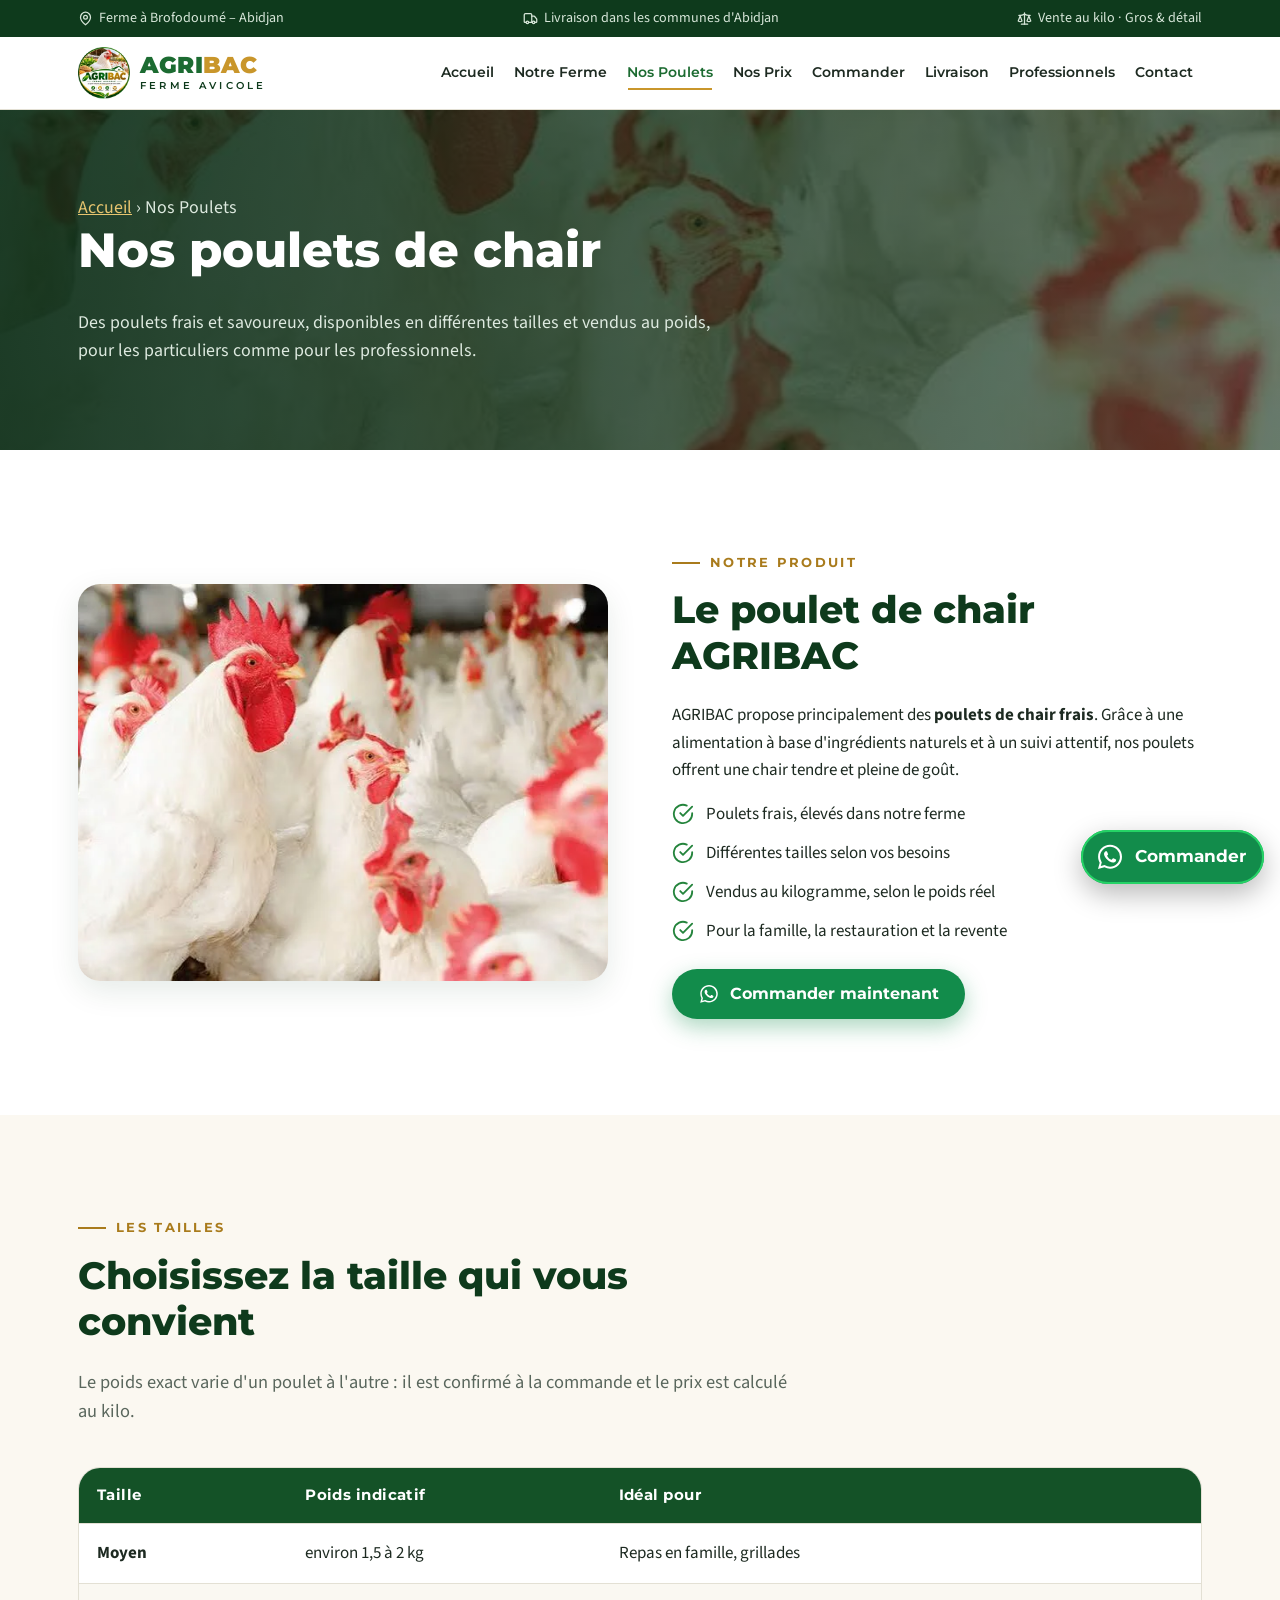
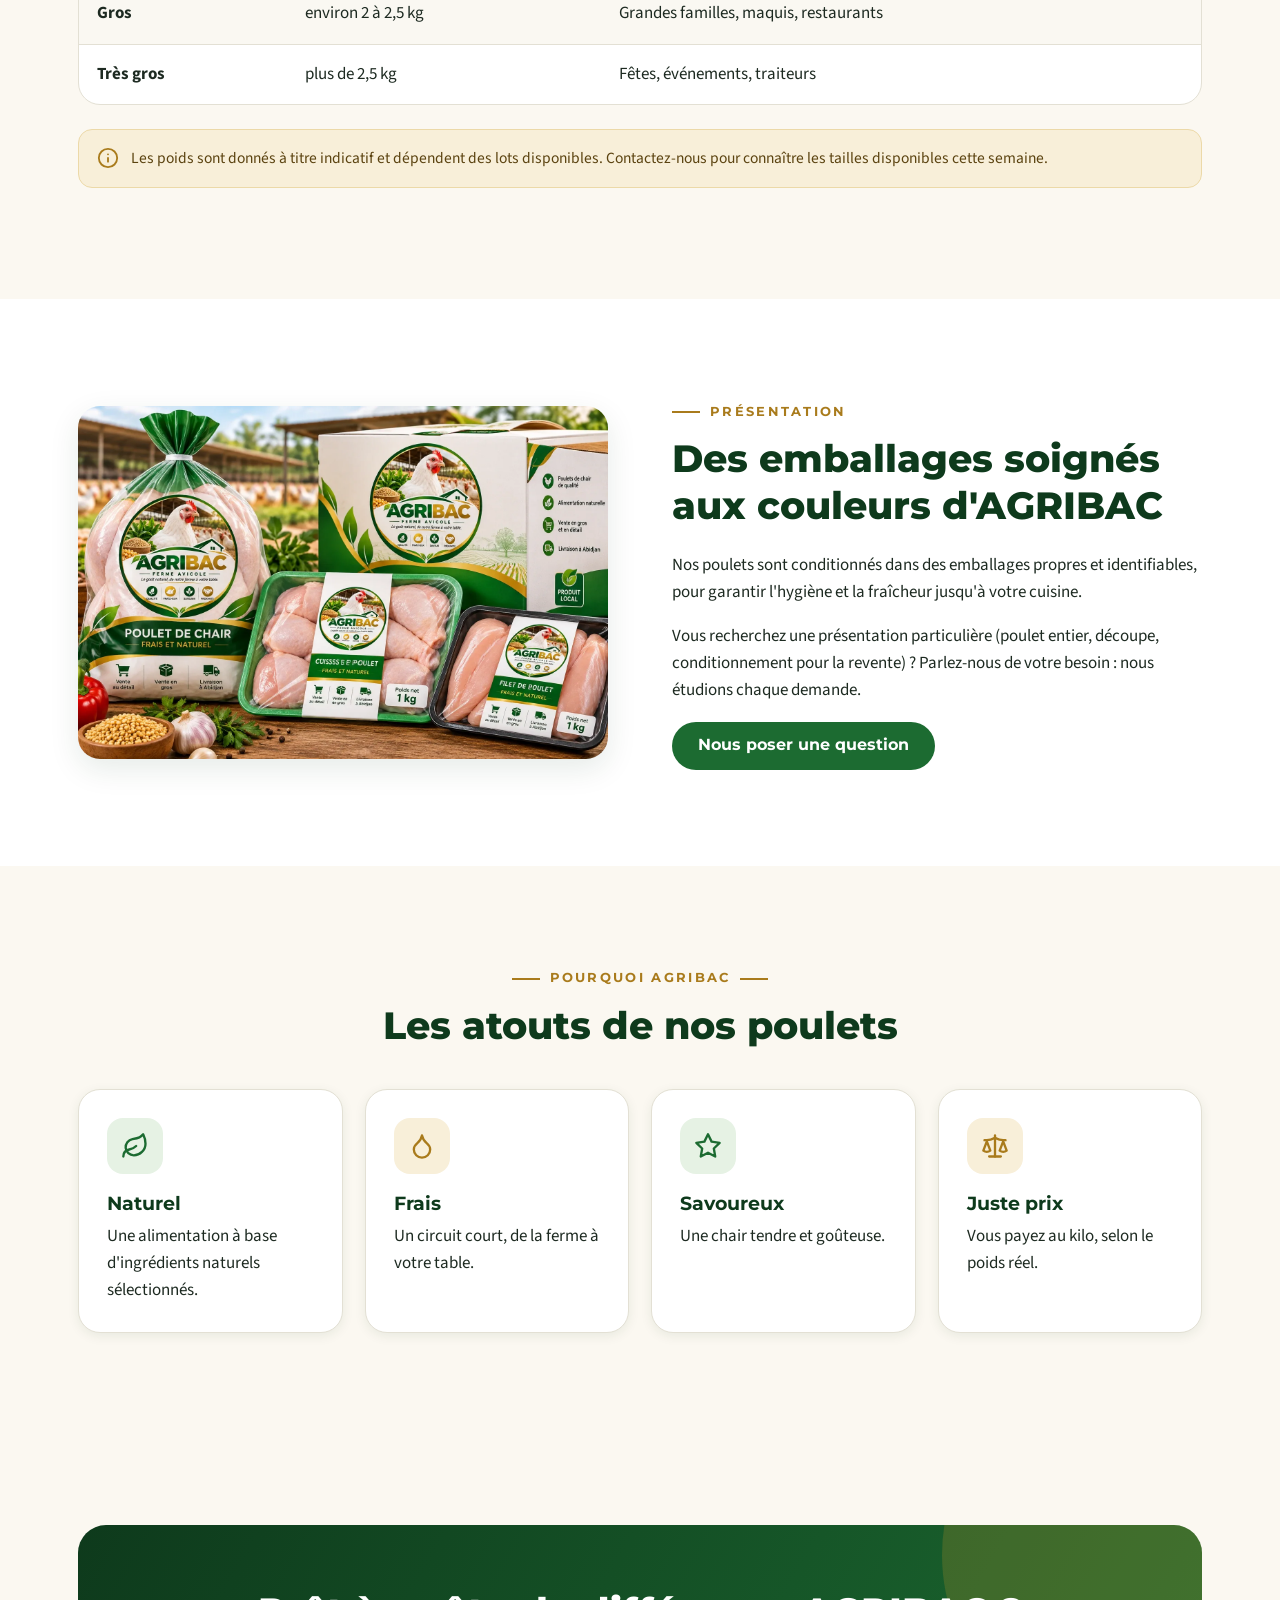
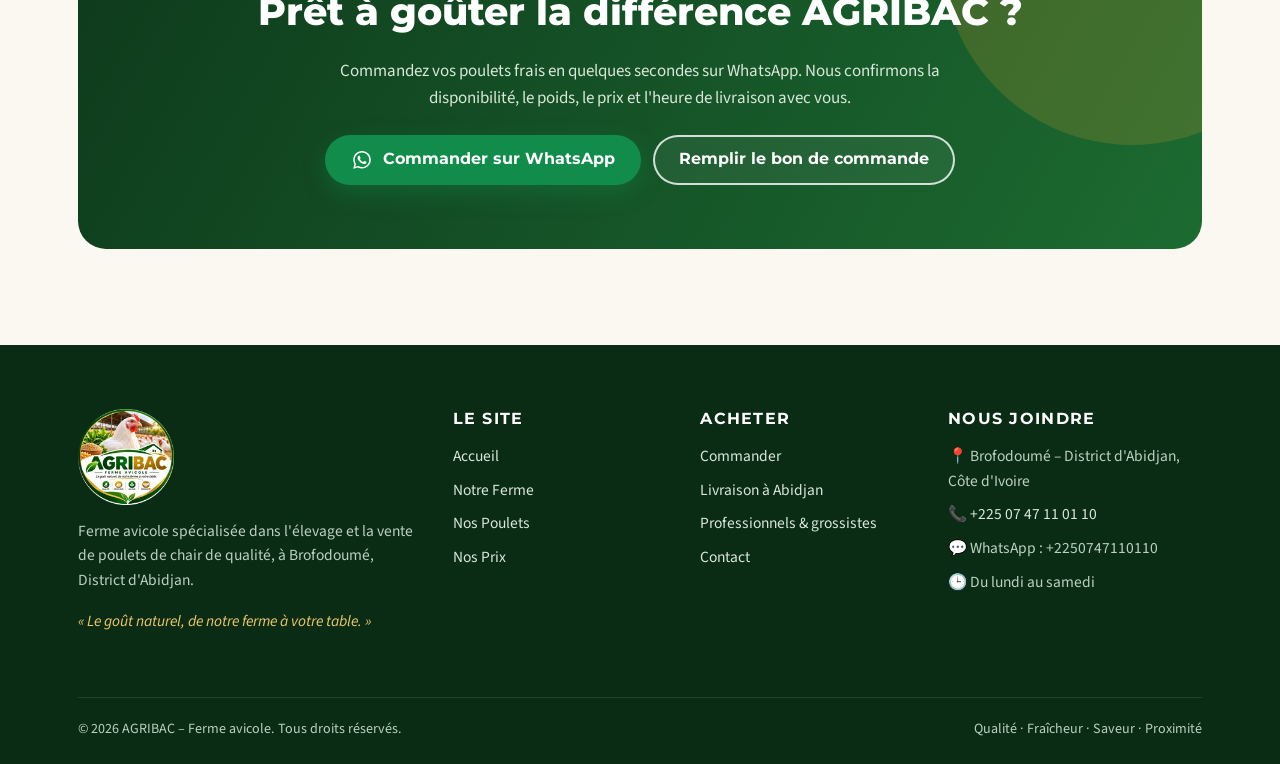
<file: poulets.html>
<!doctype html>
<html lang="fr">
<head>
  <meta charset="utf-8">
  <meta name="viewport" content="width=device-width, initial-scale=1">
  <title>Nos poulets de chair frais | AGRIBAC – Ferme avicole Abidjan</title>
  <meta name="description" content="Poulets de chair frais AGRIBAC : différentes tailles, vendus au kilogramme, alimentation naturelle. Commande et livraison à Abidjan.">
  <meta name="theme-color" content="#0e3a1c">
  <meta property="og:type" content="website">
  <meta property="og:locale" content="fr_CI">
  <meta property="og:site_name" content="AGRIBAC – Ferme avicole">
  <meta property="og:title" content="Nos poulets de chair frais | AGRIBAC – Ferme avicole Abidjan">
  <meta property="og:description" content="Poulets de chair frais AGRIBAC : différentes tailles, vendus au kilogramme, alimentation naturelle. Commande et livraison à Abidjan.">
  <meta property="og:image" content="assets/img/og-agribac.jpg">
  <meta name="twitter:card" content="summary_large_image">
  <link rel="icon" type="image/png" href="assets/img/favicon.png">
  <link rel="apple-touch-icon" href="assets/img/apple-touch-icon.png">
  <link rel="preconnect" href="https://fonts.googleapis.com">
  <link rel="preconnect" href="https://fonts.gstatic.com" crossorigin>
  <link rel="stylesheet" href="https://fonts.googleapis.com/css2?family=Montserrat:wght@600;700;800;900&family=Source+Sans+3:wght@400;600;700&display=swap">
  <link rel="stylesheet" href="assets/css/style.css">
</head>
<body>
  <a class="skip-link" href="#contenu">Aller au contenu</a>

  <div class="topbar">
    <div class="container">
      <span><svg viewBox="0 0 24 24" fill="none" stroke="currentColor" stroke-width="2" stroke-linecap="round" stroke-linejoin="round" width="15" height="15" aria-hidden="true"><path d="M20 10c0 6-8 12-8 12s-8-6-8-12a8 8 0 0 1 16 0Z"/><circle cx="12" cy="10" r="3"/></svg> Ferme à Brofodoumé – Abidjan</span>
      <span class="hide-sm"><svg viewBox="0 0 24 24" fill="none" stroke="currentColor" stroke-width="2" stroke-linecap="round" stroke-linejoin="round" width="15" height="15" aria-hidden="true"><path d="M14 18V6a2 2 0 0 0-2-2H4a2 2 0 0 0-2 2v11a1 1 0 0 0 1 1h2"/><path d="M15 18H9"/><path d="M19 18h2a1 1 0 0 0 1-1v-3.65a1 1 0 0 0-.22-.624l-3.48-4.35A1 1 0 0 0 17.52 8H14"/><circle cx="17" cy="18" r="2"/><circle cx="7" cy="18" r="2"/></svg> Livraison dans les communes d'Abidjan</span>
      <span><svg viewBox="0 0 24 24" fill="none" stroke="currentColor" stroke-width="2" stroke-linecap="round" stroke-linejoin="round" width="15" height="15" aria-hidden="true"><path d="m16 16 3-8 3 8c-.87.65-1.92 1-3 1s-2.13-.35-3-1Z"/><path d="m2 16 3-8 3 8c-.87.65-1.92 1-3 1s-2.13-.35-3-1Z"/><path d="M7 21h10"/><path d="M12 3v18"/><path d="M3 7h2c2 0 5-1 7-2 2 1 5 2 7 2h2"/></svg> Vente au kilo · Gros &amp; détail</span>
    </div>
  </div>

  <header class="site-header">
    <div class="container header-inner">
      <a class="brand" href="index.html" aria-label="AGRIBAC – Accueil">
        <img src="assets/img/logo-agribac-160.webp" alt="" width="52" height="52">
        <span class="brand-text">
          <span class="brand-name">AGRI<b>BAC</b></span>
          <span class="brand-sub">FERME AVICOLE</span>
        </span>
      </a>
      <nav class="main-nav" id="main-nav" aria-label="Navigation principale">
        <ul>
          <li><a href="index.html">Accueil</a></li>
          <li><a href="ferme.html">Notre Ferme</a></li>
          <li><a href="poulets.html" aria-current="page">Nos Poulets</a></li>
          <li><a href="prix.html">Nos Prix</a></li>
          <li><a href="commander.html">Commander</a></li>
          <li><a href="livraison.html">Livraison</a></li>
          <li><a href="professionnels.html">Professionnels</a></li>
          <li><a href="contact.html">Contact</a></li>
          <li class="nav-cta"><a class="btn btn--wa btn--block" href="contact.html#coordonnees" data-wa="Bonjour AGRIBAC, je souhaite commander des poulets."><svg viewBox="0 0 32 32" fill="currentColor" aria-hidden="true"><path d="M16.04 3C9 3 3.3 8.7 3.3 15.73c0 2.25.59 4.45 1.71 6.39L3.2 28.8l6.85-1.79a12.7 12.7 0 0 0 6 1.52h.01c7.03 0 12.74-5.7 12.74-12.73C28.8 8.7 23.08 3 16.04 3zm0 23.33h-.01a10.6 10.6 0 0 1-5.4-1.48l-.39-.23-4.06 1.06 1.08-3.96-.25-.41a10.56 10.56 0 0 1-1.62-5.6c0-5.84 4.76-10.6 10.62-10.6 2.83 0 5.5 1.1 7.5 3.11a10.53 10.53 0 0 1 3.1 7.5c0 5.85-4.76 10.61-10.57 10.61zm5.82-7.94c-.32-.16-1.88-.93-2.17-1.03-.29-.11-.5-.16-.71.16-.21.32-.82 1.03-1 1.24-.19.21-.37.24-.69.08-.32-.16-1.34-.5-2.56-1.58-.95-.84-1.59-1.88-1.77-2.2-.19-.32-.02-.49.14-.65.14-.14.32-.37.48-.56.16-.19.21-.32.32-.53.11-.21.05-.4-.03-.56-.08-.16-.71-1.71-.98-2.34-.26-.62-.52-.53-.71-.54h-.61c-.21 0-.56.08-.85.4-.29.32-1.11 1.09-1.11 2.65s1.14 3.08 1.3 3.29c.16.21 2.24 3.42 5.43 4.8.76.33 1.35.52 1.81.67.76.24 1.45.21 2 .13.61-.09 1.88-.77 2.14-1.51.27-.74.27-1.38.19-1.51-.08-.13-.29-.21-.61-.37z"/></svg><span>Commander sur WhatsApp</span></a></li>
        </ul>
      </nav>
      <a class="btn btn--wa header-wa" href="contact.html#coordonnees" data-wa="Bonjour AGRIBAC, je souhaite commander des poulets."><svg viewBox="0 0 32 32" fill="currentColor" aria-hidden="true"><path d="M16.04 3C9 3 3.3 8.7 3.3 15.73c0 2.25.59 4.45 1.71 6.39L3.2 28.8l6.85-1.79a12.7 12.7 0 0 0 6 1.52h.01c7.03 0 12.74-5.7 12.74-12.73C28.8 8.7 23.08 3 16.04 3zm0 23.33h-.01a10.6 10.6 0 0 1-5.4-1.48l-.39-.23-4.06 1.06 1.08-3.96-.25-.41a10.56 10.56 0 0 1-1.62-5.6c0-5.84 4.76-10.6 10.62-10.6 2.83 0 5.5 1.1 7.5 3.11a10.53 10.53 0 0 1 3.1 7.5c0 5.85-4.76 10.61-10.57 10.61zm5.82-7.94c-.32-.16-1.88-.93-2.17-1.03-.29-.11-.5-.16-.71.16-.21.32-.82 1.03-1 1.24-.19.21-.37.24-.69.08-.32-.16-1.34-.5-2.56-1.58-.95-.84-1.59-1.88-1.77-2.2-.19-.32-.02-.49.14-.65.14-.14.32-.37.48-.56.16-.19.21-.32.32-.53.11-.21.05-.4-.03-.56-.08-.16-.71-1.71-.98-2.34-.26-.62-.52-.53-.71-.54h-.61c-.21 0-.56.08-.85.4-.29.32-1.11 1.09-1.11 2.65s1.14 3.08 1.3 3.29c.16.21 2.24 3.42 5.43 4.8.76.33 1.35.52 1.81.67.76.24 1.45.21 2 .13.61-.09 1.88-.77 2.14-1.51.27-.74.27-1.38.19-1.51-.08-.13-.29-.21-.61-.37z"/></svg><span>Commander</span></a>
      <button class="nav-toggle" type="button" aria-controls="main-nav" aria-expanded="false" aria-label="Ouvrir le menu"><svg viewBox="0 0 24 24" fill="none" stroke="currentColor" stroke-width="2" stroke-linecap="round" stroke-linejoin="round" aria-hidden="true"><line x1="4" x2="20" y1="7" y2="7"/><line x1="4" x2="20" y1="12" y2="12"/><line x1="4" x2="20" y1="17" y2="17"/></svg></button>
    </div>
  </header>

  <main id="contenu">
    <section class="page-hero">
      <div class="page-hero__bg"><img src="assets/img/poulets-chair.webp" alt="" width="1600" height="600"></div>
      <div class="container">
        <p class="breadcrumb"><a href="index.html">Accueil</a> › Nos Poulets</p>
        <h1>Nos poulets de chair</h1>
        <p>Des poulets frais et savoureux, disponibles en différentes tailles et vendus au poids, pour les particuliers comme pour les professionnels.</p>
      </div>
    </section>

    <section class="section section--white">
      <div class="container split">
        <div class="media-frame media-frame--tall">
          <img src="assets/img/poulets-chair.webp" alt="Poulets de chair blancs élevés par AGRIBAC" width="678" height="452" loading="lazy">
        </div>
        <div>
          <p class="eyebrow">Notre produit</p>
          <h2>Le poulet de chair AGRIBAC</h2>
          <p>AGRIBAC propose principalement des <strong>poulets de chair frais</strong>. Grâce à une alimentation à base d'ingrédients naturels et à un suivi attentif, nos poulets offrent une chair tendre et pleine de goût.</p>
          <ul class="check-list"><li><svg viewBox="0 0 24 24" fill="none" stroke="currentColor" stroke-width="2" stroke-linecap="round" stroke-linejoin="round" aria-hidden="true"><path d="M22 11.08V12a10 10 0 1 1-5.93-9.14"/><polyline points="22 4 12 14.01 9 11.01"/></svg><span>Poulets frais, élevés dans notre ferme</span></li><li><svg viewBox="0 0 24 24" fill="none" stroke="currentColor" stroke-width="2" stroke-linecap="round" stroke-linejoin="round" aria-hidden="true"><path d="M22 11.08V12a10 10 0 1 1-5.93-9.14"/><polyline points="22 4 12 14.01 9 11.01"/></svg><span>Différentes tailles selon vos besoins</span></li><li><svg viewBox="0 0 24 24" fill="none" stroke="currentColor" stroke-width="2" stroke-linecap="round" stroke-linejoin="round" aria-hidden="true"><path d="M22 11.08V12a10 10 0 1 1-5.93-9.14"/><polyline points="22 4 12 14.01 9 11.01"/></svg><span>Vendus au kilogramme, selon le poids réel</span></li><li><svg viewBox="0 0 24 24" fill="none" stroke="currentColor" stroke-width="2" stroke-linecap="round" stroke-linejoin="round" aria-hidden="true"><path d="M22 11.08V12a10 10 0 1 1-5.93-9.14"/><polyline points="22 4 12 14.01 9 11.01"/></svg><span>Pour la famille, la restauration et la revente</span></li></ul>
          <div class="btn-row"><a class="btn btn--wa" href="contact.html#coordonnees" data-wa="Bonjour AGRIBAC, je souhaite commander des poulets."><svg viewBox="0 0 32 32" fill="currentColor" aria-hidden="true"><path d="M16.04 3C9 3 3.3 8.7 3.3 15.73c0 2.25.59 4.45 1.71 6.39L3.2 28.8l6.85-1.79a12.7 12.7 0 0 0 6 1.52h.01c7.03 0 12.74-5.7 12.74-12.73C28.8 8.7 23.08 3 16.04 3zm0 23.33h-.01a10.6 10.6 0 0 1-5.4-1.48l-.39-.23-4.06 1.06 1.08-3.96-.25-.41a10.56 10.56 0 0 1-1.62-5.6c0-5.84 4.76-10.6 10.62-10.6 2.83 0 5.5 1.1 7.5 3.11a10.53 10.53 0 0 1 3.1 7.5c0 5.85-4.76 10.61-10.57 10.61zm5.82-7.94c-.32-.16-1.88-.93-2.17-1.03-.29-.11-.5-.16-.71.16-.21.32-.82 1.03-1 1.24-.19.21-.37.24-.69.08-.32-.16-1.34-.5-2.56-1.58-.95-.84-1.59-1.88-1.77-2.2-.19-.32-.02-.49.14-.65.14-.14.32-.37.48-.56.16-.19.21-.32.32-.53.11-.21.05-.4-.03-.56-.08-.16-.71-1.71-.98-2.34-.26-.62-.52-.53-.71-.54h-.61c-.21 0-.56.08-.85.4-.29.32-1.11 1.09-1.11 2.65s1.14 3.08 1.3 3.29c.16.21 2.24 3.42 5.43 4.8.76.33 1.35.52 1.81.67.76.24 1.45.21 2 .13.61-.09 1.88-.77 2.14-1.51.27-.74.27-1.38.19-1.51-.08-.13-.29-.21-.61-.37z"/></svg><span>Commander maintenant</span></a></div>
        </div>
      </div>
    </section>

    <section class="section">
      <div class="container">
        <div class="section-head">
          <p class="eyebrow">Les tailles</p>
          <h2>Choisissez la taille qui vous convient</h2>
          <p class="lead">Le poids exact varie d'un poulet à l'autre : il est confirmé à la commande et le prix est calculé au kilo.</p>
        </div>
        <div class="table-wrap">
          <table>
            <caption class="visually-hidden">Tailles de poulets proposées, à titre indicatif</caption>
            <thead><tr><th scope="col">Taille</th><th scope="col">Poids indicatif</th><th scope="col">Idéal pour</th></tr></thead>
            <tbody>
              <tr><td><strong>Moyen</strong></td><td>environ 1,5 à 2 kg</td><td>Repas en famille, grillades</td></tr>
              <tr><td><strong>Gros</strong></td><td>environ 2 à 2,5 kg</td><td>Grandes familles, maquis, restaurants</td></tr>
              <tr><td><strong>Très gros</strong></td><td>plus de 2,5 kg</td><td>Fêtes, événements, traiteurs</td></tr>
            </tbody>
          </table>
        </div>
        <p class="note mt-2"><svg viewBox="0 0 24 24" fill="none" stroke="currentColor" stroke-width="2" stroke-linecap="round" stroke-linejoin="round" aria-hidden="true"><circle cx="12" cy="12" r="10"/><path d="M12 16v-4"/><path d="M12 8h.01"/></svg><span>Les poids sont donnés à titre indicatif et dépendent des lots disponibles. Contactez-nous pour connaître les tailles disponibles cette semaine.</span></p>
      </div>
    </section>

    <section class="section section--white">
      <div class="container split split--reverse">
        <div>
          <p class="eyebrow">Présentation</p>
          <h2>Des emballages soignés aux couleurs d'AGRIBAC</h2>
          <p>Nos poulets sont conditionnés dans des emballages propres et identifiables, pour garantir l'hygiène et la fraîcheur jusqu'à votre cuisine.</p>
          <p>Vous recherchez une présentation particulière (poulet entier, découpe, conditionnement pour la revente) ? Parlez-nous de votre besoin : nous étudions chaque demande.</p>
          <a class="btn btn--primary" href="contact.html">Nous poser une question</a>
        </div>
        <div class="media-frame">
          <img src="assets/img/emballages-agribac.webp" alt="Emballages AGRIBAC : poulet de chair entier, cuisses et filets frais" width="1536" height="1024" loading="lazy">
        </div>
      </div>
    </section>

    <section class="section">
      <div class="container">
        <div class="section-head section-head--center">
          <p class="eyebrow">Pourquoi AGRIBAC</p>
          <h2>Les atouts de nos poulets</h2>
        </div>
        <div class="grid grid--4">
          <article class="card"><div class="card__icon"><svg viewBox="0 0 24 24" fill="none" stroke="currentColor" stroke-width="2" stroke-linecap="round" stroke-linejoin="round" aria-hidden="true"><path d="M11 20A7 7 0 0 1 9.8 6.1C15.5 5 17 4.48 19 2c1 2 2 4.18 2 8 0 5.5-4.78 10-10 10Z"/><path d="M2 21c0-3 1.85-5.36 5.08-6C9.5 14.52 12 13 13 12"/></svg></div><h3>Naturel</h3><p>Une alimentation à base d'ingrédients naturels sélectionnés.</p></article>
          <article class="card card--gold"><div class="card__icon"><svg viewBox="0 0 24 24" fill="none" stroke="currentColor" stroke-width="2" stroke-linecap="round" stroke-linejoin="round" aria-hidden="true"><path d="M12 22a7 7 0 0 0 7-7c0-2-1-3.9-3-5.5s-3.5-4-4-6.5c-.5 2.5-2 4.9-4 6.5C6 11.1 5 13 5 15a7 7 0 0 0 7 7z"/></svg></div><h3>Frais</h3><p>Un circuit court, de la ferme à votre table.</p></article>
          <article class="card"><div class="card__icon"><svg viewBox="0 0 24 24" fill="none" stroke="currentColor" stroke-width="2" stroke-linecap="round" stroke-linejoin="round" aria-hidden="true"><polygon points="12 2 15.09 8.26 22 9.27 17 14.14 18.18 21.02 12 17.77 5.82 21.02 7 14.14 2 9.27 8.91 8.26 12 2"/></svg></div><h3>Savoureux</h3><p>Une chair tendre et goûteuse.</p></article>
          <article class="card card--gold"><div class="card__icon"><svg viewBox="0 0 24 24" fill="none" stroke="currentColor" stroke-width="2" stroke-linecap="round" stroke-linejoin="round" aria-hidden="true"><path d="m16 16 3-8 3 8c-.87.65-1.92 1-3 1s-2.13-.35-3-1Z"/><path d="m2 16 3-8 3 8c-.87.65-1.92 1-3 1s-2.13-.35-3-1Z"/><path d="M7 21h10"/><path d="M12 3v18"/><path d="M3 7h2c2 0 5-1 7-2 2 1 5 2 7 2h2"/></svg></div><h3>Juste prix</h3><p>Vous payez au kilo, selon le poids réel.</p></article>
        </div>
      </div>
    </section>

    <section class="section">
      <div class="container">
        <div class="cta-band">
          <h2>Prêt à goûter la différence AGRIBAC ?</h2>
          <p>Commandez vos poulets frais en quelques secondes sur WhatsApp. Nous confirmons la disponibilité, le poids, le prix et l'heure de livraison avec vous.</p>
          <div class="btn-row">
            <a class="btn btn--wa" href="contact.html#coordonnees" data-wa="Bonjour AGRIBAC, je souhaite commander des poulets."><svg viewBox="0 0 32 32" fill="currentColor" aria-hidden="true"><path d="M16.04 3C9 3 3.3 8.7 3.3 15.73c0 2.25.59 4.45 1.71 6.39L3.2 28.8l6.85-1.79a12.7 12.7 0 0 0 6 1.52h.01c7.03 0 12.74-5.7 12.74-12.73C28.8 8.7 23.08 3 16.04 3zm0 23.33h-.01a10.6 10.6 0 0 1-5.4-1.48l-.39-.23-4.06 1.06 1.08-3.96-.25-.41a10.56 10.56 0 0 1-1.62-5.6c0-5.84 4.76-10.6 10.62-10.6 2.83 0 5.5 1.1 7.5 3.11a10.53 10.53 0 0 1 3.1 7.5c0 5.85-4.76 10.61-10.57 10.61zm5.82-7.94c-.32-.16-1.88-.93-2.17-1.03-.29-.11-.5-.16-.71.16-.21.32-.82 1.03-1 1.24-.19.21-.37.24-.69.08-.32-.16-1.34-.5-2.56-1.58-.95-.84-1.59-1.88-1.77-2.2-.19-.32-.02-.49.14-.65.14-.14.32-.37.48-.56.16-.19.21-.32.32-.53.11-.21.05-.4-.03-.56-.08-.16-.71-1.71-.98-2.34-.26-.62-.52-.53-.71-.54h-.61c-.21 0-.56.08-.85.4-.29.32-1.11 1.09-1.11 2.65s1.14 3.08 1.3 3.29c.16.21 2.24 3.42 5.43 4.8.76.33 1.35.52 1.81.67.76.24 1.45.21 2 .13.61-.09 1.88-.77 2.14-1.51.27-.74.27-1.38.19-1.51-.08-.13-.29-.21-.61-.37z"/></svg><span>Commander sur WhatsApp</span></a>
            <a class="btn btn--outline-light" href="commander.html">Remplir le bon de commande</a>
          </div>
        </div>
      </div>
    </section>
  </main>

  <footer class="site-footer">
    <div class="container">
      <div class="footer-grid">
        <div class="footer-brand">
          <img src="assets/img/logo-agribac-160.webp" alt="Logo AGRIBAC Ferme avicole" width="96" height="96" loading="lazy">
          <p>Ferme avicole spécialisée dans l'élevage et la vente de poulets de chair de qualité, à Brofodoumé, District d'Abidjan.</p>
          <p class="footer-tagline">« Le goût naturel, de notre ferme à votre table. »</p>
        </div>
        <div>
          <h3>Le site</h3>
          <ul>
            <li><a href="index.html">Accueil</a></li>
            <li><a href="ferme.html">Notre Ferme</a></li>
            <li><a href="poulets.html">Nos Poulets</a></li>
            <li><a href="prix.html">Nos Prix</a></li>
          </ul>
        </div>
        <div>
          <h3>Acheter</h3>
          <ul>
            <li><a href="commander.html">Commander</a></li>
            <li><a href="livraison.html">Livraison à Abidjan</a></li>
            <li><a href="professionnels.html">Professionnels &amp; grossistes</a></li>
            <li><a href="contact.html">Contact</a></li>
          </ul>
        </div>
        <div>
          <h3>Nous joindre</h3>
          <ul>
            <li>📍 <span data-cfg="adresse">Brofodoumé – District d'Abidjan, Côte d'Ivoire</span></li>
            <li>📞 <span data-cfg="telephone" data-fallback="Téléphone bientôt disponible">Téléphone bientôt disponible</span></li>
            <li>💬 WhatsApp : <span data-cfg="whatsapp">Numéro bientôt disponible</span></li>
            <li>🕒 <span data-cfg="horaires">Du lundi au samedi</span></li>
          </ul>
        </div>
      </div>
      <div class="footer-bottom">
        <span>© <span data-year>2026</span> AGRIBAC – Ferme avicole. Tous droits réservés.</span>
        <span>Qualité · Fraîcheur · Saveur · Proximité</span>
      </div>
    </div>
  </footer>

  <a class="wa-float" href="contact.html#coordonnees" data-wa="Bonjour AGRIBAC, je souhaite commander des poulets." aria-label="Commander sur WhatsApp"><svg viewBox="0 0 32 32" fill="currentColor" aria-hidden="true"><path d="M16.04 3C9 3 3.3 8.7 3.3 15.73c0 2.25.59 4.45 1.71 6.39L3.2 28.8l6.85-1.79a12.7 12.7 0 0 0 6 1.52h.01c7.03 0 12.74-5.7 12.74-12.73C28.8 8.7 23.08 3 16.04 3zm0 23.33h-.01a10.6 10.6 0 0 1-5.4-1.48l-.39-.23-4.06 1.06 1.08-3.96-.25-.41a10.56 10.56 0 0 1-1.62-5.6c0-5.84 4.76-10.6 10.62-10.6 2.83 0 5.5 1.1 7.5 3.11a10.53 10.53 0 0 1 3.1 7.5c0 5.85-4.76 10.61-10.57 10.61zm5.82-7.94c-.32-.16-1.88-.93-2.17-1.03-.29-.11-.5-.16-.71.16-.21.32-.82 1.03-1 1.24-.19.21-.37.24-.69.08-.32-.16-1.34-.5-2.56-1.58-.95-.84-1.59-1.88-1.77-2.2-.19-.32-.02-.49.14-.65.14-.14.32-.37.48-.56.16-.19.21-.32.32-.53.11-.21.05-.4-.03-.56-.08-.16-.71-1.71-.98-2.34-.26-.62-.52-.53-.71-.54h-.61c-.21 0-.56.08-.85.4-.29.32-1.11 1.09-1.11 2.65s1.14 3.08 1.3 3.29c.16.21 2.24 3.42 5.43 4.8.76.33 1.35.52 1.81.67.76.24 1.45.21 2 .13.61-.09 1.88-.77 2.14-1.51.27-.74.27-1.38.19-1.51-.08-.13-.29-.21-.61-.37z"/></svg><span>Commander</span></a>

  <script src="assets/js/config.js"></script>
  <script src="assets/js/main.js"></script>
</body>
</html>
</file>
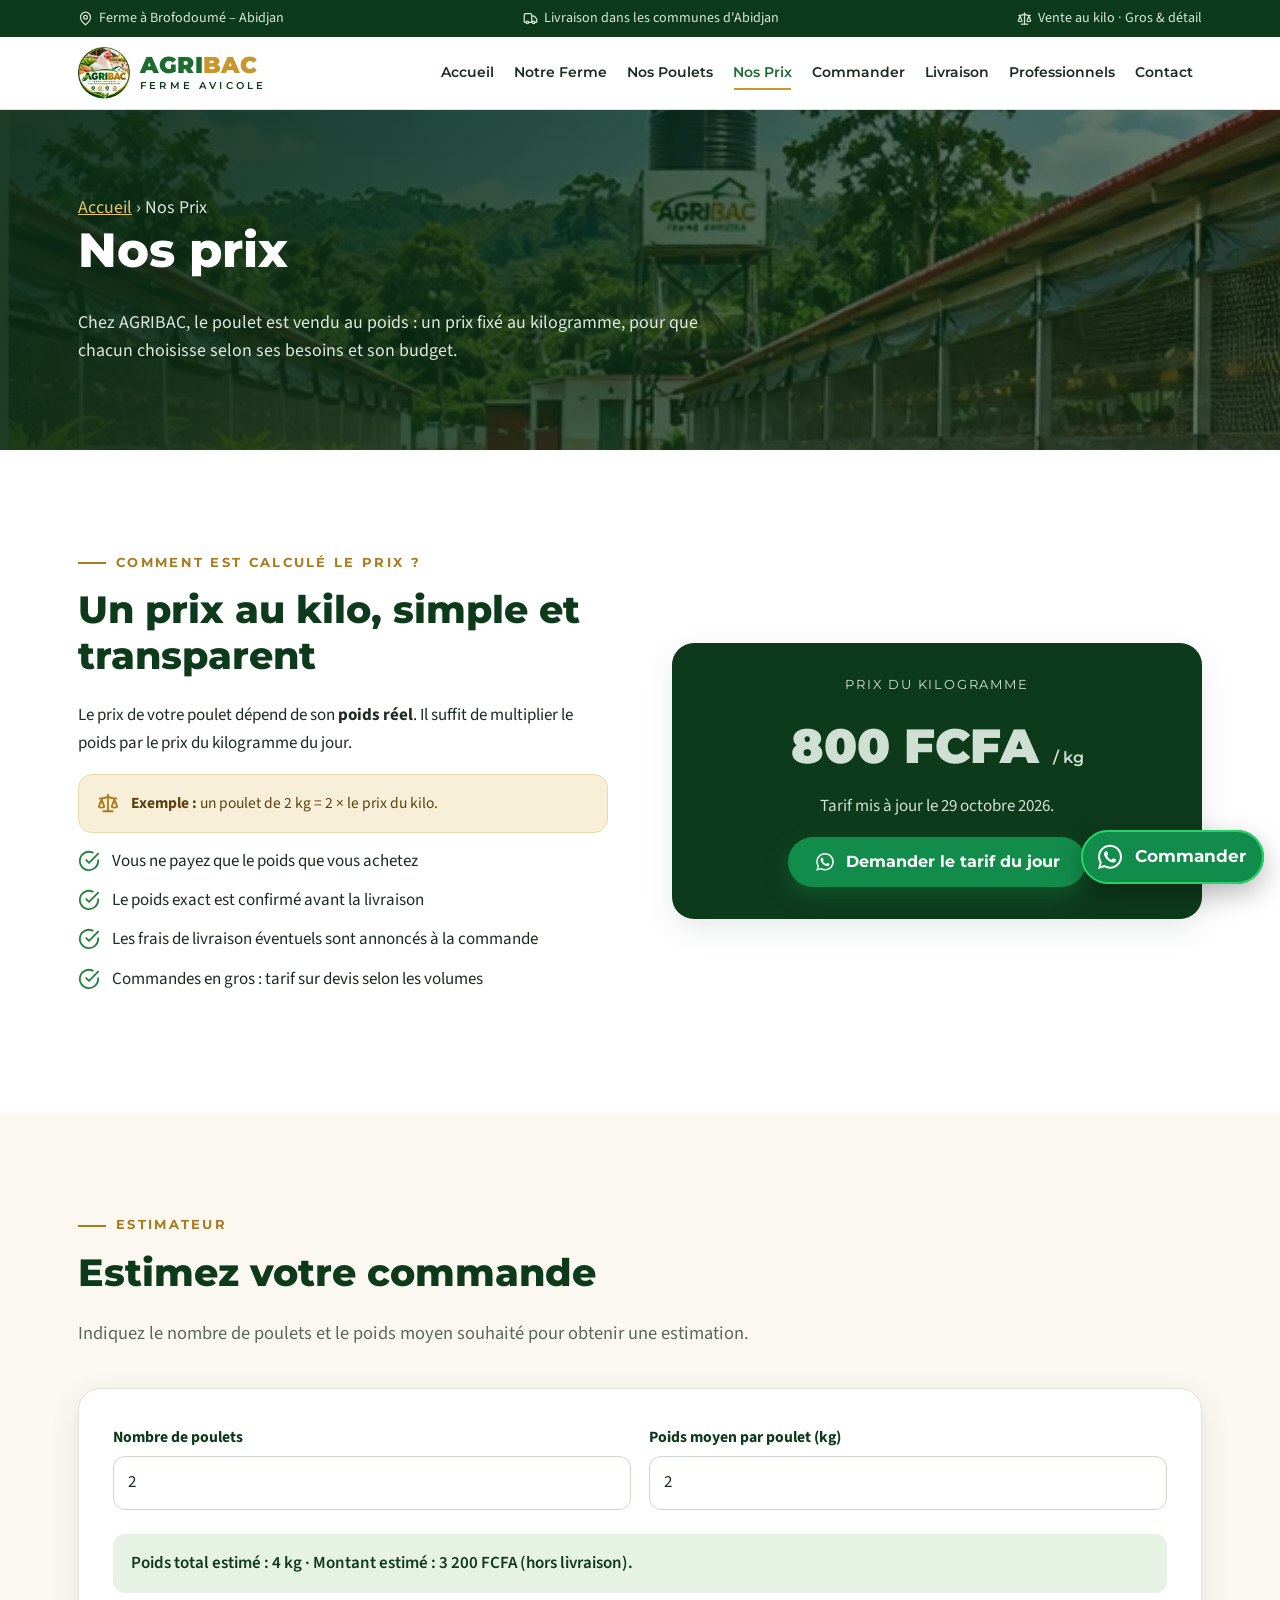
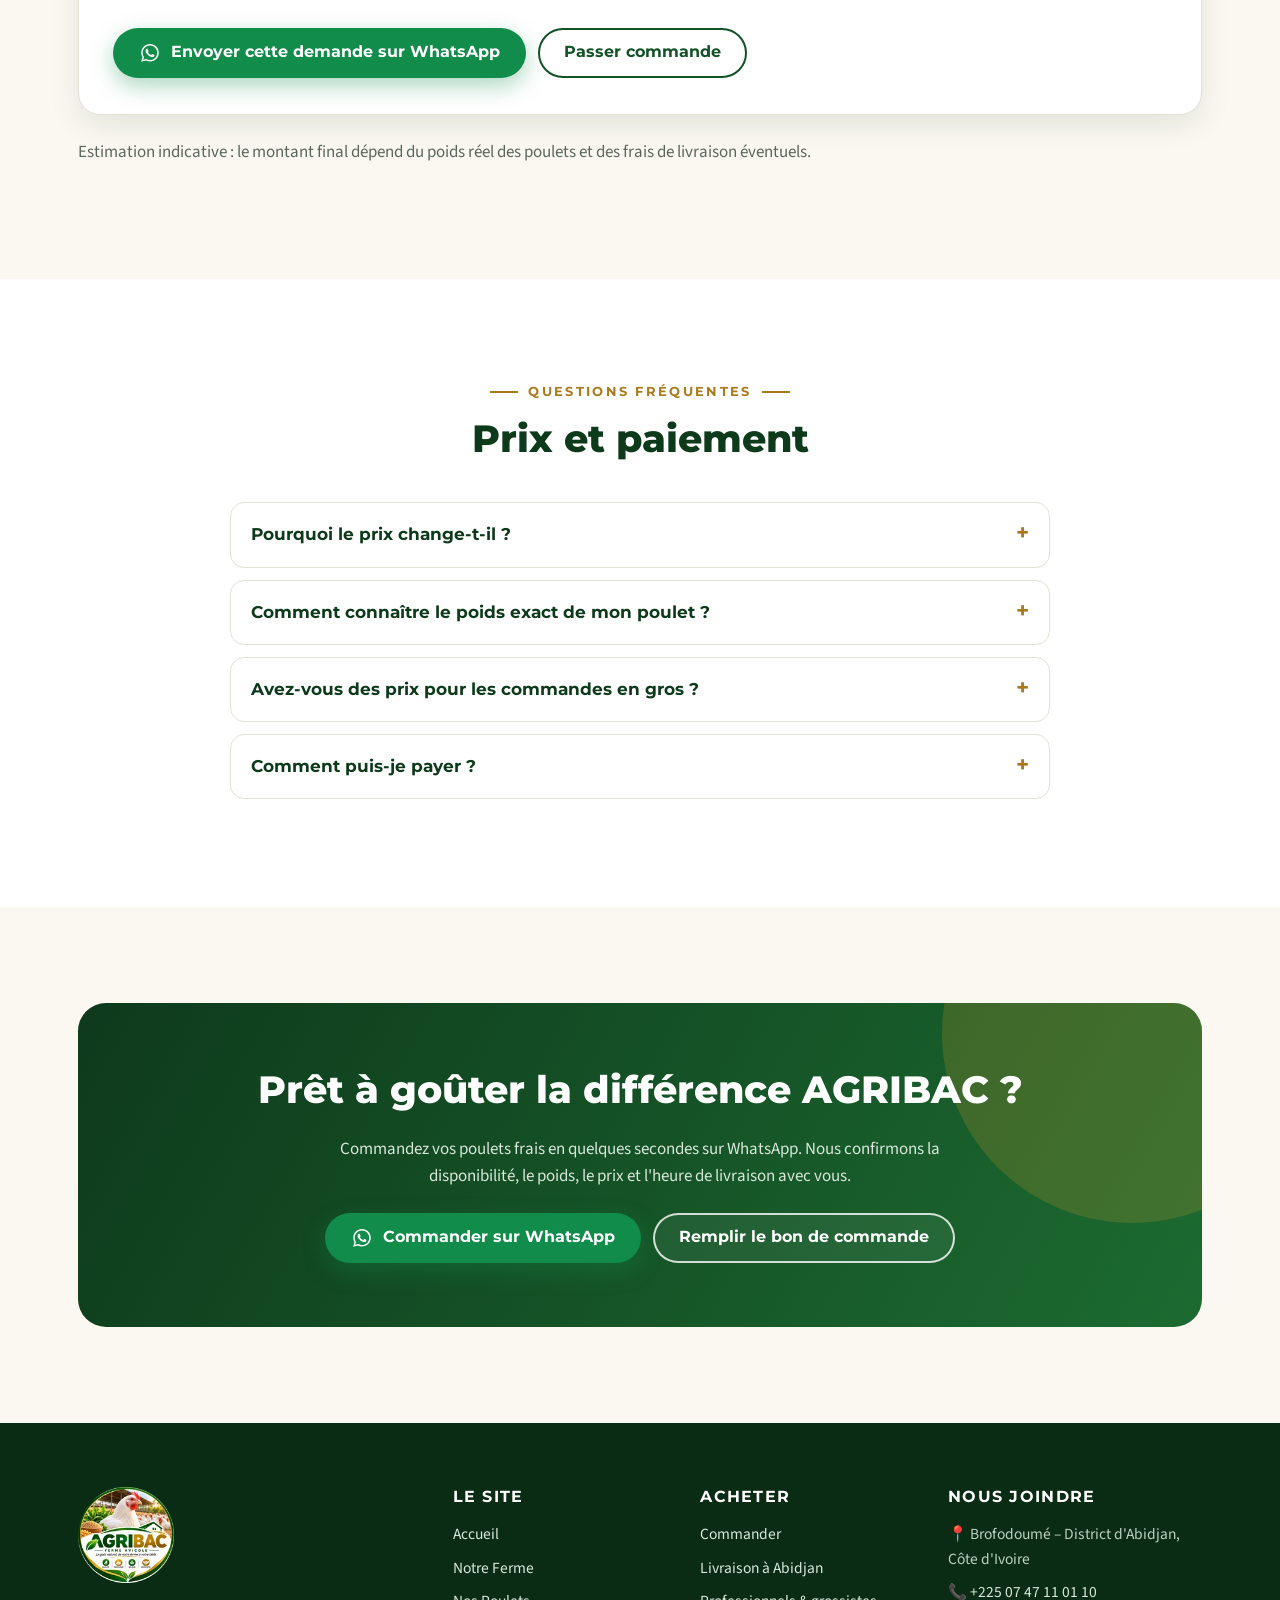
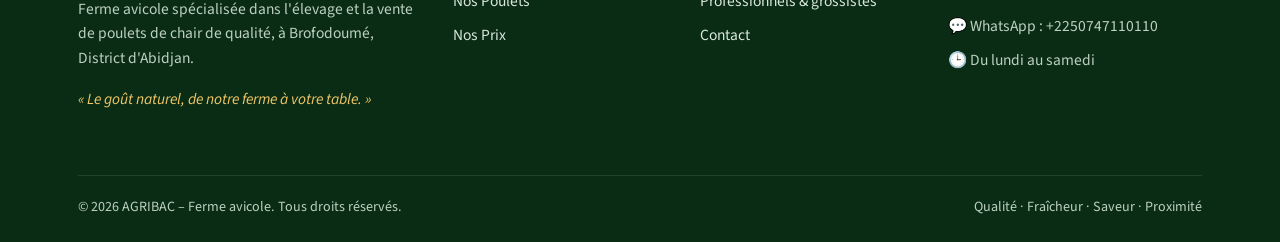
<file: prix.html>
<!doctype html>
<html lang="fr">
<head>
  <meta charset="utf-8">
  <meta name="viewport" content="width=device-width, initial-scale=1">
  <title>Nos prix au kilogramme | AGRIBAC – Poulets de chair Abidjan</title>
  <meta name="description" content="Prix du poulet AGRIBAC au kilogramme selon le poids. Estimez votre commande et demandez le tarif du jour sur WhatsApp.">
  <meta name="theme-color" content="#0e3a1c">
  <meta property="og:type" content="website">
  <meta property="og:locale" content="fr_CI">
  <meta property="og:site_name" content="AGRIBAC – Ferme avicole">
  <meta property="og:title" content="Nos prix au kilogramme | AGRIBAC – Poulets de chair Abidjan">
  <meta property="og:description" content="Prix du poulet AGRIBAC au kilogramme selon le poids. Estimez votre commande et demandez le tarif du jour sur WhatsApp.">
  <meta property="og:image" content="assets/img/og-agribac.jpg">
  <meta name="twitter:card" content="summary_large_image">
  <link rel="icon" type="image/png" href="assets/img/favicon.png">
  <link rel="apple-touch-icon" href="assets/img/apple-touch-icon.png">
  <link rel="preconnect" href="https://fonts.googleapis.com">
  <link rel="preconnect" href="https://fonts.gstatic.com" crossorigin>
  <link rel="stylesheet" href="https://fonts.googleapis.com/css2?family=Montserrat:wght@600;700;800;900&family=Source+Sans+3:wght@400;600;700&display=swap">
  <link rel="stylesheet" href="assets/css/style.css">
</head>
<body>
  <a class="skip-link" href="#contenu">Aller au contenu</a>

  <div class="topbar">
    <div class="container">
      <span><svg viewBox="0 0 24 24" fill="none" stroke="currentColor" stroke-width="2" stroke-linecap="round" stroke-linejoin="round" width="15" height="15" aria-hidden="true"><path d="M20 10c0 6-8 12-8 12s-8-6-8-12a8 8 0 0 1 16 0Z"/><circle cx="12" cy="10" r="3"/></svg> Ferme à Brofodoumé – Abidjan</span>
      <span class="hide-sm"><svg viewBox="0 0 24 24" fill="none" stroke="currentColor" stroke-width="2" stroke-linecap="round" stroke-linejoin="round" width="15" height="15" aria-hidden="true"><path d="M14 18V6a2 2 0 0 0-2-2H4a2 2 0 0 0-2 2v11a1 1 0 0 0 1 1h2"/><path d="M15 18H9"/><path d="M19 18h2a1 1 0 0 0 1-1v-3.65a1 1 0 0 0-.22-.624l-3.48-4.35A1 1 0 0 0 17.52 8H14"/><circle cx="17" cy="18" r="2"/><circle cx="7" cy="18" r="2"/></svg> Livraison dans les communes d'Abidjan</span>
      <span><svg viewBox="0 0 24 24" fill="none" stroke="currentColor" stroke-width="2" stroke-linecap="round" stroke-linejoin="round" width="15" height="15" aria-hidden="true"><path d="m16 16 3-8 3 8c-.87.65-1.92 1-3 1s-2.13-.35-3-1Z"/><path d="m2 16 3-8 3 8c-.87.65-1.92 1-3 1s-2.13-.35-3-1Z"/><path d="M7 21h10"/><path d="M12 3v18"/><path d="M3 7h2c2 0 5-1 7-2 2 1 5 2 7 2h2"/></svg> Vente au kilo · Gros &amp; détail</span>
    </div>
  </div>

  <header class="site-header">
    <div class="container header-inner">
      <a class="brand" href="index.html" aria-label="AGRIBAC – Accueil">
        <img src="assets/img/logo-agribac-160.webp" alt="" width="52" height="52">
        <span class="brand-text">
          <span class="brand-name">AGRI<b>BAC</b></span>
          <span class="brand-sub">FERME AVICOLE</span>
        </span>
      </a>
      <nav class="main-nav" id="main-nav" aria-label="Navigation principale">
        <ul>
          <li><a href="index.html">Accueil</a></li>
          <li><a href="ferme.html">Notre Ferme</a></li>
          <li><a href="poulets.html">Nos Poulets</a></li>
          <li><a href="prix.html" aria-current="page">Nos Prix</a></li>
          <li><a href="commander.html">Commander</a></li>
          <li><a href="livraison.html">Livraison</a></li>
          <li><a href="professionnels.html">Professionnels</a></li>
          <li><a href="contact.html">Contact</a></li>
          <li class="nav-cta"><a class="btn btn--wa btn--block" href="contact.html#coordonnees" data-wa="Bonjour AGRIBAC, je souhaite commander des poulets."><svg viewBox="0 0 32 32" fill="currentColor" aria-hidden="true"><path d="M16.04 3C9 3 3.3 8.7 3.3 15.73c0 2.25.59 4.45 1.71 6.39L3.2 28.8l6.85-1.79a12.7 12.7 0 0 0 6 1.52h.01c7.03 0 12.74-5.7 12.74-12.73C28.8 8.7 23.08 3 16.04 3zm0 23.33h-.01a10.6 10.6 0 0 1-5.4-1.48l-.39-.23-4.06 1.06 1.08-3.96-.25-.41a10.56 10.56 0 0 1-1.62-5.6c0-5.84 4.76-10.6 10.62-10.6 2.83 0 5.5 1.1 7.5 3.11a10.53 10.53 0 0 1 3.1 7.5c0 5.85-4.76 10.61-10.57 10.61zm5.82-7.94c-.32-.16-1.88-.93-2.17-1.03-.29-.11-.5-.16-.71.16-.21.32-.82 1.03-1 1.24-.19.21-.37.24-.69.08-.32-.16-1.34-.5-2.56-1.58-.95-.84-1.59-1.88-1.77-2.2-.19-.32-.02-.49.14-.65.14-.14.32-.37.48-.56.16-.19.21-.32.32-.53.11-.21.05-.4-.03-.56-.08-.16-.71-1.71-.98-2.34-.26-.62-.52-.53-.71-.54h-.61c-.21 0-.56.08-.85.4-.29.32-1.11 1.09-1.11 2.65s1.14 3.08 1.3 3.29c.16.21 2.24 3.42 5.43 4.8.76.33 1.35.52 1.81.67.76.24 1.45.21 2 .13.61-.09 1.88-.77 2.14-1.51.27-.74.27-1.38.19-1.51-.08-.13-.29-.21-.61-.37z"/></svg><span>Commander sur WhatsApp</span></a></li>
        </ul>
      </nav>
      <a class="btn btn--wa header-wa" href="contact.html#coordonnees" data-wa="Bonjour AGRIBAC, je souhaite commander des poulets."><svg viewBox="0 0 32 32" fill="currentColor" aria-hidden="true"><path d="M16.04 3C9 3 3.3 8.7 3.3 15.73c0 2.25.59 4.45 1.71 6.39L3.2 28.8l6.85-1.79a12.7 12.7 0 0 0 6 1.52h.01c7.03 0 12.74-5.7 12.74-12.73C28.8 8.7 23.08 3 16.04 3zm0 23.33h-.01a10.6 10.6 0 0 1-5.4-1.48l-.39-.23-4.06 1.06 1.08-3.96-.25-.41a10.56 10.56 0 0 1-1.62-5.6c0-5.84 4.76-10.6 10.62-10.6 2.83 0 5.5 1.1 7.5 3.11a10.53 10.53 0 0 1 3.1 7.5c0 5.85-4.76 10.61-10.57 10.61zm5.82-7.94c-.32-.16-1.88-.93-2.17-1.03-.29-.11-.5-.16-.71.16-.21.32-.82 1.03-1 1.24-.19.21-.37.24-.69.08-.32-.16-1.34-.5-2.56-1.58-.95-.84-1.59-1.88-1.77-2.2-.19-.32-.02-.49.14-.65.14-.14.32-.37.48-.56.16-.19.21-.32.32-.53.11-.21.05-.4-.03-.56-.08-.16-.71-1.71-.98-2.34-.26-.62-.52-.53-.71-.54h-.61c-.21 0-.56.08-.85.4-.29.32-1.11 1.09-1.11 2.65s1.14 3.08 1.3 3.29c.16.21 2.24 3.42 5.43 4.8.76.33 1.35.52 1.81.67.76.24 1.45.21 2 .13.61-.09 1.88-.77 2.14-1.51.27-.74.27-1.38.19-1.51-.08-.13-.29-.21-.61-.37z"/></svg><span>Commander</span></a>
      <button class="nav-toggle" type="button" aria-controls="main-nav" aria-expanded="false" aria-label="Ouvrir le menu"><svg viewBox="0 0 24 24" fill="none" stroke="currentColor" stroke-width="2" stroke-linecap="round" stroke-linejoin="round" aria-hidden="true"><line x1="4" x2="20" y1="7" y2="7"/><line x1="4" x2="20" y1="12" y2="12"/><line x1="4" x2="20" y1="17" y2="17"/></svg></button>
    </div>
  </header>

  <main id="contenu">
    <section class="page-hero">
      <div class="page-hero__bg"><img src="assets/img/ferme-allee.webp" alt="" width="1600" height="600"></div>
      <div class="container">
        <p class="breadcrumb"><a href="index.html">Accueil</a> › Nos Prix</p>
        <h1>Nos prix</h1>
        <p>Chez AGRIBAC, le poulet est vendu au poids : un prix fixé au kilogramme, pour que chacun choisisse selon ses besoins et son budget.</p>
      </div>
    </section>

    <section class="section section--white">
      <div class="container split">
        <div>
          <p class="eyebrow">Comment est calculé le prix ?</p>
          <h2>Un prix au kilo, simple et transparent</h2>
          <p>Le prix de votre poulet dépend de son <strong>poids réel</strong>. Il suffit de multiplier le poids par le prix du kilogramme du jour.</p>
          <p class="note"><svg viewBox="0 0 24 24" fill="none" stroke="currentColor" stroke-width="2" stroke-linecap="round" stroke-linejoin="round" aria-hidden="true"><path d="m16 16 3-8 3 8c-.87.65-1.92 1-3 1s-2.13-.35-3-1Z"/><path d="m2 16 3-8 3 8c-.87.65-1.92 1-3 1s-2.13-.35-3-1Z"/><path d="M7 21h10"/><path d="M12 3v18"/><path d="M3 7h2c2 0 5-1 7-2 2 1 5 2 7 2h2"/></svg><span><strong>Exemple :</strong> un poulet de 2 kg = 2 × le prix du kilo.</span></p>
          <ul class="check-list"><li><svg viewBox="0 0 24 24" fill="none" stroke="currentColor" stroke-width="2" stroke-linecap="round" stroke-linejoin="round" aria-hidden="true"><path d="M22 11.08V12a10 10 0 1 1-5.93-9.14"/><polyline points="22 4 12 14.01 9 11.01"/></svg><span>Vous ne payez que le poids que vous achetez</span></li><li><svg viewBox="0 0 24 24" fill="none" stroke="currentColor" stroke-width="2" stroke-linecap="round" stroke-linejoin="round" aria-hidden="true"><path d="M22 11.08V12a10 10 0 1 1-5.93-9.14"/><polyline points="22 4 12 14.01 9 11.01"/></svg><span>Le poids exact est confirmé avant la livraison</span></li><li><svg viewBox="0 0 24 24" fill="none" stroke="currentColor" stroke-width="2" stroke-linecap="round" stroke-linejoin="round" aria-hidden="true"><path d="M22 11.08V12a10 10 0 1 1-5.93-9.14"/><polyline points="22 4 12 14.01 9 11.01"/></svg><span>Les frais de livraison éventuels sont annoncés à la commande</span></li><li><svg viewBox="0 0 24 24" fill="none" stroke="currentColor" stroke-width="2" stroke-linecap="round" stroke-linejoin="round" aria-hidden="true"><path d="M22 11.08V12a10 10 0 1 1-5.93-9.14"/><polyline points="22 4 12 14.01 9 11.01"/></svg><span>Commandes en gros : tarif sur devis selon les volumes</span></li></ul>
        </div>
        <div class="price-box">
          <p class="price-box__label">Prix du kilogramme</p>
          <p class="price-box__value" data-prix>Sur demande</p>
          <p data-prix-maj>Le prix varie selon le marché : demandez le tarif du jour sur WhatsApp ou par téléphone.</p>
          <a class="btn btn--wa" href="contact.html#coordonnees" data-wa="Bonjour AGRIBAC, quel est le prix du kilo de poulet aujourd'hui ?"><svg viewBox="0 0 32 32" fill="currentColor" aria-hidden="true"><path d="M16.04 3C9 3 3.3 8.7 3.3 15.73c0 2.25.59 4.45 1.71 6.39L3.2 28.8l6.85-1.79a12.7 12.7 0 0 0 6 1.52h.01c7.03 0 12.74-5.7 12.74-12.73C28.8 8.7 23.08 3 16.04 3zm0 23.33h-.01a10.6 10.6 0 0 1-5.4-1.48l-.39-.23-4.06 1.06 1.08-3.96-.25-.41a10.56 10.56 0 0 1-1.62-5.6c0-5.84 4.76-10.6 10.62-10.6 2.83 0 5.5 1.1 7.5 3.11a10.53 10.53 0 0 1 3.1 7.5c0 5.85-4.76 10.61-10.57 10.61zm5.82-7.94c-.32-.16-1.88-.93-2.17-1.03-.29-.11-.5-.16-.71.16-.21.32-.82 1.03-1 1.24-.19.21-.37.24-.69.08-.32-.16-1.34-.5-2.56-1.58-.95-.84-1.59-1.88-1.77-2.2-.19-.32-.02-.49.14-.65.14-.14.32-.37.48-.56.16-.19.21-.32.32-.53.11-.21.05-.4-.03-.56-.08-.16-.71-1.71-.98-2.34-.26-.62-.52-.53-.71-.54h-.61c-.21 0-.56.08-.85.4-.29.32-1.11 1.09-1.11 2.65s1.14 3.08 1.3 3.29c.16.21 2.24 3.42 5.43 4.8.76.33 1.35.52 1.81.67.76.24 1.45.21 2 .13.61-.09 1.88-.77 2.14-1.51.27-.74.27-1.38.19-1.51-.08-.13-.29-.21-.61-.37z"/></svg><span>Demander le tarif du jour</span></a>
        </div>
      </div>
    </section>

    <section class="section">
      <div class="container">
        <div class="section-head">
          <p class="eyebrow">Estimateur</p>
          <h2>Estimez votre commande</h2>
          <p class="lead">Indiquez le nombre de poulets et le poids moyen souhaité pour obtenir une estimation.</p>
        </div>
        <div class="form-card" id="estimateur">
          <div class="form-grid">
            <div class="field">
              <label for="est-nombre">Nombre de poulets</label>
              <input id="est-nombre" type="number" min="1" step="1" value="2" inputmode="numeric">
            </div>
            <div class="field">
              <label for="est-poids">Poids moyen par poulet (kg)</label>
              <input id="est-poids" type="number" min="0.5" step="0.1" value="2" inputmode="decimal">
            </div>
            <div class="full">
              <p class="estimate" id="est-resultat" aria-live="polite">Indiquez le nombre de poulets et le poids moyen.</p>
            </div>
            <div class="full btn-row">
              <button class="btn btn--wa" type="button" data-est-wa><svg viewBox="0 0 32 32" fill="currentColor" aria-hidden="true"><path d="M16.04 3C9 3 3.3 8.7 3.3 15.73c0 2.25.59 4.45 1.71 6.39L3.2 28.8l6.85-1.79a12.7 12.7 0 0 0 6 1.52h.01c7.03 0 12.74-5.7 12.74-12.73C28.8 8.7 23.08 3 16.04 3zm0 23.33h-.01a10.6 10.6 0 0 1-5.4-1.48l-.39-.23-4.06 1.06 1.08-3.96-.25-.41a10.56 10.56 0 0 1-1.62-5.6c0-5.84 4.76-10.6 10.62-10.6 2.83 0 5.5 1.1 7.5 3.11a10.53 10.53 0 0 1 3.1 7.5c0 5.85-4.76 10.61-10.57 10.61zm5.82-7.94c-.32-.16-1.88-.93-2.17-1.03-.29-.11-.5-.16-.71.16-.21.32-.82 1.03-1 1.24-.19.21-.37.24-.69.08-.32-.16-1.34-.5-2.56-1.58-.95-.84-1.59-1.88-1.77-2.2-.19-.32-.02-.49.14-.65.14-.14.32-.37.48-.56.16-.19.21-.32.32-.53.11-.21.05-.4-.03-.56-.08-.16-.71-1.71-.98-2.34-.26-.62-.52-.53-.71-.54h-.61c-.21 0-.56.08-.85.4-.29.32-1.11 1.09-1.11 2.65s1.14 3.08 1.3 3.29c.16.21 2.24 3.42 5.43 4.8.76.33 1.35.52 1.81.67.76.24 1.45.21 2 .13.61-.09 1.88-.77 2.14-1.51.27-.74.27-1.38.19-1.51-.08-.13-.29-.21-.61-.37z"/></svg><span>Envoyer cette demande sur WhatsApp</span></button>
              <a class="btn btn--outline" href="commander.html">Passer commande</a>
            </div>
          </div>
        </div>
        <p class="muted mt-2">Estimation indicative : le montant final dépend du poids réel des poulets et des frais de livraison éventuels.</p>
      </div>
    </section>

    <section class="section section--white">
      <div class="container">
        <div class="section-head section-head--center">
          <p class="eyebrow">Questions fréquentes</p>
          <h2>Prix et paiement</h2>
        </div>
        <div class="faq" style="max-width:820px;margin:0 auto">
          <details><summary>Pourquoi le prix change-t-il ?</summary><p>Le prix du kilo suit le coût de l'alimentation et du marché. Nous vous communiquons toujours le tarif du jour avant de valider la commande.</p></details>
          <details><summary>Comment connaître le poids exact de mon poulet ?</summary><p>Les poulets sont pesés lors de la préparation de votre commande. Le poids et le montant vous sont confirmés avant la livraison.</p></details>
          <details><summary>Avez-vous des prix pour les commandes en gros ?</summary><p>Oui, les commandes en quantité font l'objet d'un devis adapté au volume et à la fréquence. Rendez-vous sur la page <a href="professionnels.html">Professionnels</a>.</p></details>
          <details><summary>Comment puis-je payer ?</summary><p>Les modalités de paiement vous sont précisées lors de la confirmation de votre commande.</p></details>
        </div>
      </div>
    </section>

    <section class="section">
      <div class="container">
        <div class="cta-band">
          <h2>Prêt à goûter la différence AGRIBAC ?</h2>
          <p>Commandez vos poulets frais en quelques secondes sur WhatsApp. Nous confirmons la disponibilité, le poids, le prix et l'heure de livraison avec vous.</p>
          <div class="btn-row">
            <a class="btn btn--wa" href="contact.html#coordonnees" data-wa="Bonjour AGRIBAC, je souhaite commander des poulets."><svg viewBox="0 0 32 32" fill="currentColor" aria-hidden="true"><path d="M16.04 3C9 3 3.3 8.7 3.3 15.73c0 2.25.59 4.45 1.71 6.39L3.2 28.8l6.85-1.79a12.7 12.7 0 0 0 6 1.52h.01c7.03 0 12.74-5.7 12.74-12.73C28.8 8.7 23.08 3 16.04 3zm0 23.33h-.01a10.6 10.6 0 0 1-5.4-1.48l-.39-.23-4.06 1.06 1.08-3.96-.25-.41a10.56 10.56 0 0 1-1.62-5.6c0-5.84 4.76-10.6 10.62-10.6 2.83 0 5.5 1.1 7.5 3.11a10.53 10.53 0 0 1 3.1 7.5c0 5.85-4.76 10.61-10.57 10.61zm5.82-7.94c-.32-.16-1.88-.93-2.17-1.03-.29-.11-.5-.16-.71.16-.21.32-.82 1.03-1 1.24-.19.21-.37.24-.69.08-.32-.16-1.34-.5-2.56-1.58-.95-.84-1.59-1.88-1.77-2.2-.19-.32-.02-.49.14-.65.14-.14.32-.37.48-.56.16-.19.21-.32.32-.53.11-.21.05-.4-.03-.56-.08-.16-.71-1.71-.98-2.34-.26-.62-.52-.53-.71-.54h-.61c-.21 0-.56.08-.85.4-.29.32-1.11 1.09-1.11 2.65s1.14 3.08 1.3 3.29c.16.21 2.24 3.42 5.43 4.8.76.33 1.35.52 1.81.67.76.24 1.45.21 2 .13.61-.09 1.88-.77 2.14-1.51.27-.74.27-1.38.19-1.51-.08-.13-.29-.21-.61-.37z"/></svg><span>Commander sur WhatsApp</span></a>
            <a class="btn btn--outline-light" href="commander.html">Remplir le bon de commande</a>
          </div>
        </div>
      </div>
    </section>
  </main>

  <footer class="site-footer">
    <div class="container">
      <div class="footer-grid">
        <div class="footer-brand">
          <img src="assets/img/logo-agribac-160.webp" alt="Logo AGRIBAC Ferme avicole" width="96" height="96" loading="lazy">
          <p>Ferme avicole spécialisée dans l'élevage et la vente de poulets de chair de qualité, à Brofodoumé, District d'Abidjan.</p>
          <p class="footer-tagline">« Le goût naturel, de notre ferme à votre table. »</p>
        </div>
        <div>
          <h3>Le site</h3>
          <ul>
            <li><a href="index.html">Accueil</a></li>
            <li><a href="ferme.html">Notre Ferme</a></li>
            <li><a href="poulets.html">Nos Poulets</a></li>
            <li><a href="prix.html">Nos Prix</a></li>
          </ul>
        </div>
        <div>
          <h3>Acheter</h3>
          <ul>
            <li><a href="commander.html">Commander</a></li>
            <li><a href="livraison.html">Livraison à Abidjan</a></li>
            <li><a href="professionnels.html">Professionnels &amp; grossistes</a></li>
            <li><a href="contact.html">Contact</a></li>
          </ul>
        </div>
        <div>
          <h3>Nous joindre</h3>
          <ul>
            <li>📍 <span data-cfg="adresse">Brofodoumé – District d'Abidjan, Côte d'Ivoire</span></li>
            <li>📞 <span data-cfg="telephone" data-fallback="Téléphone bientôt disponible">Téléphone bientôt disponible</span></li>
            <li>💬 WhatsApp : <span data-cfg="whatsapp">Numéro bientôt disponible</span></li>
            <li>🕒 <span data-cfg="horaires">Du lundi au samedi</span></li>
          </ul>
        </div>
      </div>
      <div class="footer-bottom">
        <span>© <span data-year>2026</span> AGRIBAC – Ferme avicole. Tous droits réservés.</span>
        <span>Qualité · Fraîcheur · Saveur · Proximité</span>
      </div>
    </div>
  </footer>

  <a class="wa-float" href="contact.html#coordonnees" data-wa="Bonjour AGRIBAC, je souhaite commander des poulets." aria-label="Commander sur WhatsApp"><svg viewBox="0 0 32 32" fill="currentColor" aria-hidden="true"><path d="M16.04 3C9 3 3.3 8.7 3.3 15.73c0 2.25.59 4.45 1.71 6.39L3.2 28.8l6.85-1.79a12.7 12.7 0 0 0 6 1.52h.01c7.03 0 12.74-5.7 12.74-12.73C28.8 8.7 23.08 3 16.04 3zm0 23.33h-.01a10.6 10.6 0 0 1-5.4-1.48l-.39-.23-4.06 1.06 1.08-3.96-.25-.41a10.56 10.56 0 0 1-1.62-5.6c0-5.84 4.76-10.6 10.62-10.6 2.83 0 5.5 1.1 7.5 3.11a10.53 10.53 0 0 1 3.1 7.5c0 5.85-4.76 10.61-10.57 10.61zm5.82-7.94c-.32-.16-1.88-.93-2.17-1.03-.29-.11-.5-.16-.71.16-.21.32-.82 1.03-1 1.24-.19.21-.37.24-.69.08-.32-.16-1.34-.5-2.56-1.58-.95-.84-1.59-1.88-1.77-2.2-.19-.32-.02-.49.14-.65.14-.14.32-.37.48-.56.16-.19.21-.32.32-.53.11-.21.05-.4-.03-.56-.08-.16-.71-1.71-.98-2.34-.26-.62-.52-.53-.71-.54h-.61c-.21 0-.56.08-.85.4-.29.32-1.11 1.09-1.11 2.65s1.14 3.08 1.3 3.29c.16.21 2.24 3.42 5.43 4.8.76.33 1.35.52 1.81.67.76.24 1.45.21 2 .13.61-.09 1.88-.77 2.14-1.51.27-.74.27-1.38.19-1.51-.08-.13-.29-.21-.61-.37z"/></svg><span>Commander</span></a>

  <script src="assets/js/config.js"></script>
  <script src="assets/js/main.js"></script>
</body>
</html>
</file>
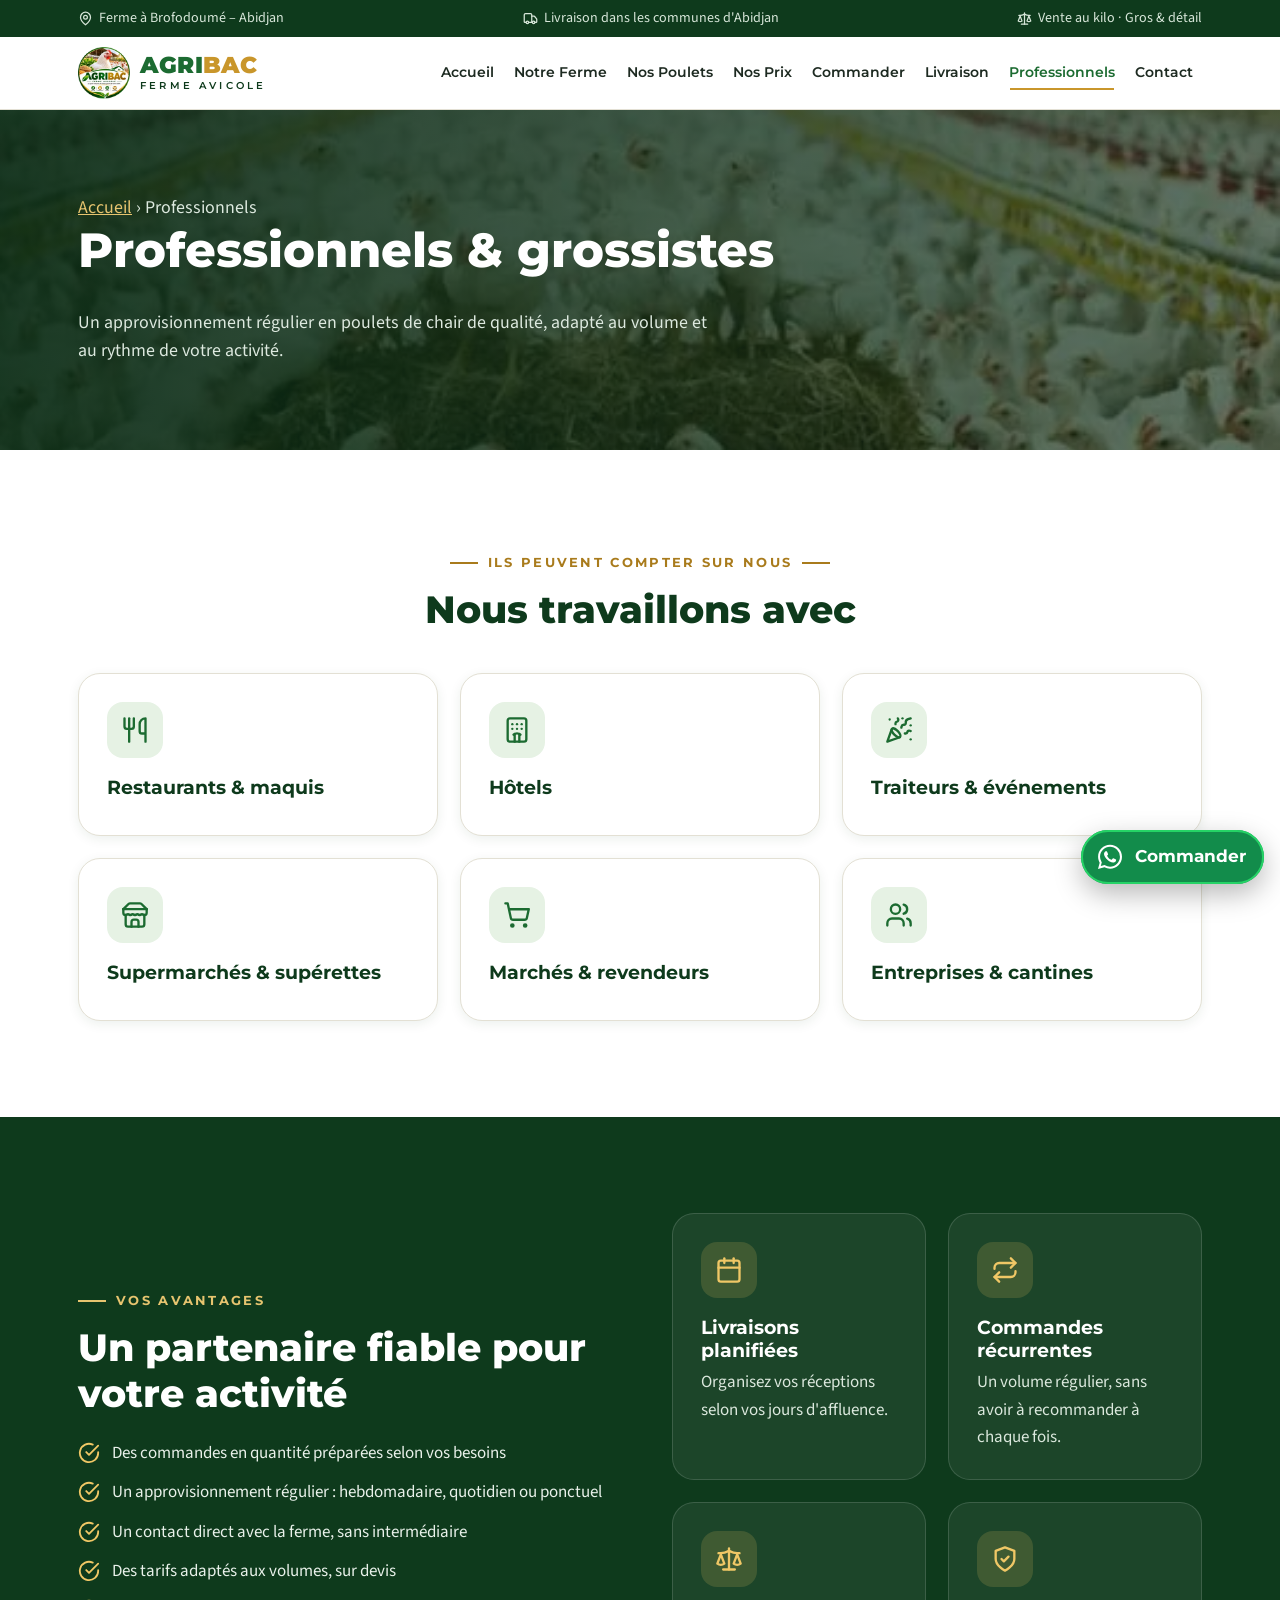
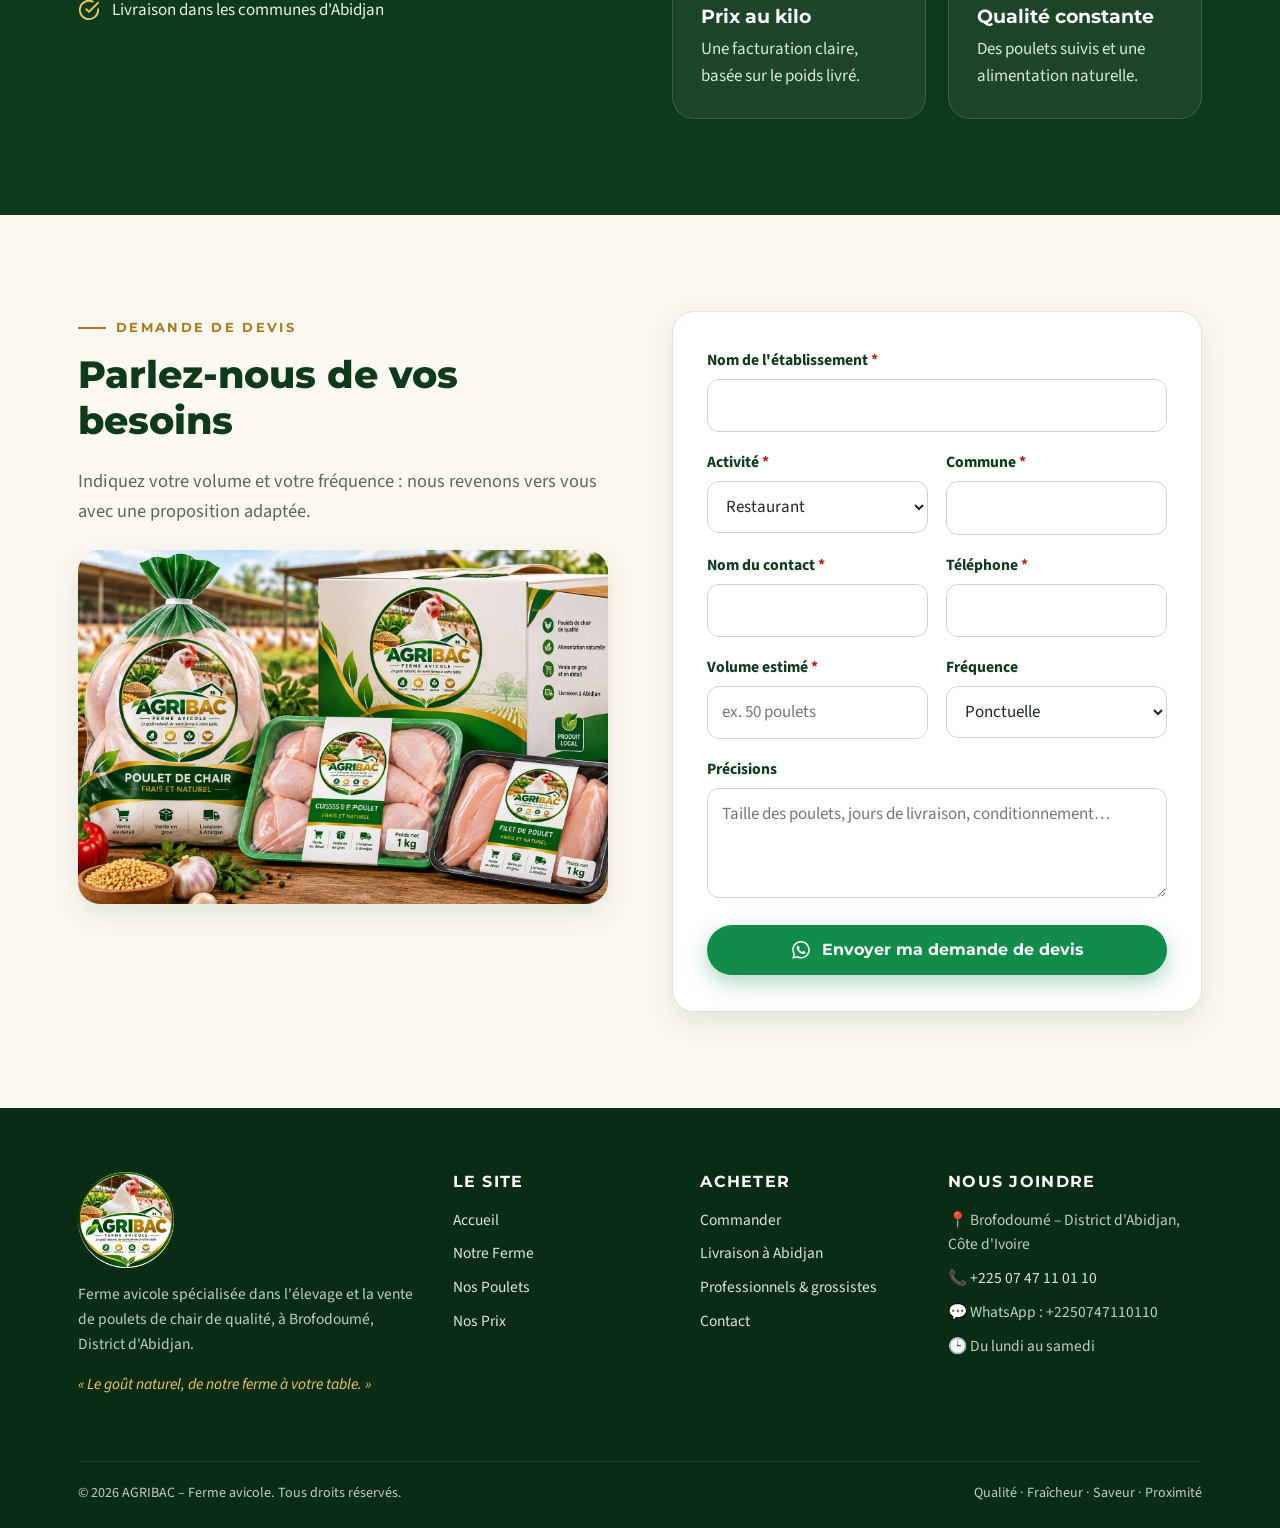
<file: professionnels.html>
<!doctype html>
<html lang="fr">
<head>
  <meta charset="utf-8">
  <meta name="viewport" content="width=device-width, initial-scale=1">
  <title>Professionnels et grossistes | AGRIBAC – Poulets en gros à Abidjan</title>
  <meta name="description" content="Restaurants, maquis, hôtels, supermarchés, revendeurs : approvisionnez-vous en poulets de chair AGRIBAC en gros, avec livraison régulière à Abidjan.">
  <meta name="theme-color" content="#0e3a1c">
  <meta property="og:type" content="website">
  <meta property="og:locale" content="fr_CI">
  <meta property="og:site_name" content="AGRIBAC – Ferme avicole">
  <meta property="og:title" content="Professionnels et grossistes | AGRIBAC – Poulets en gros à Abidjan">
  <meta property="og:description" content="Restaurants, maquis, hôtels, supermarchés, revendeurs : approvisionnez-vous en poulets de chair AGRIBAC en gros, avec livraison régulière à Abidjan.">
  <meta property="og:image" content="assets/img/og-agribac.jpg">
  <meta name="twitter:card" content="summary_large_image">
  <link rel="icon" type="image/png" href="assets/img/favicon.png">
  <link rel="apple-touch-icon" href="assets/img/apple-touch-icon.png">
  <link rel="preconnect" href="https://fonts.googleapis.com">
  <link rel="preconnect" href="https://fonts.gstatic.com" crossorigin>
  <link rel="stylesheet" href="https://fonts.googleapis.com/css2?family=Montserrat:wght@600;700;800;900&family=Source+Sans+3:wght@400;600;700&display=swap">
  <link rel="stylesheet" href="assets/css/style.css">
</head>
<body>
  <a class="skip-link" href="#contenu">Aller au contenu</a>

  <div class="topbar">
    <div class="container">
      <span><svg viewBox="0 0 24 24" fill="none" stroke="currentColor" stroke-width="2" stroke-linecap="round" stroke-linejoin="round" width="15" height="15" aria-hidden="true"><path d="M20 10c0 6-8 12-8 12s-8-6-8-12a8 8 0 0 1 16 0Z"/><circle cx="12" cy="10" r="3"/></svg> Ferme à Brofodoumé – Abidjan</span>
      <span class="hide-sm"><svg viewBox="0 0 24 24" fill="none" stroke="currentColor" stroke-width="2" stroke-linecap="round" stroke-linejoin="round" width="15" height="15" aria-hidden="true"><path d="M14 18V6a2 2 0 0 0-2-2H4a2 2 0 0 0-2 2v11a1 1 0 0 0 1 1h2"/><path d="M15 18H9"/><path d="M19 18h2a1 1 0 0 0 1-1v-3.65a1 1 0 0 0-.22-.624l-3.48-4.35A1 1 0 0 0 17.52 8H14"/><circle cx="17" cy="18" r="2"/><circle cx="7" cy="18" r="2"/></svg> Livraison dans les communes d'Abidjan</span>
      <span><svg viewBox="0 0 24 24" fill="none" stroke="currentColor" stroke-width="2" stroke-linecap="round" stroke-linejoin="round" width="15" height="15" aria-hidden="true"><path d="m16 16 3-8 3 8c-.87.65-1.92 1-3 1s-2.13-.35-3-1Z"/><path d="m2 16 3-8 3 8c-.87.65-1.92 1-3 1s-2.13-.35-3-1Z"/><path d="M7 21h10"/><path d="M12 3v18"/><path d="M3 7h2c2 0 5-1 7-2 2 1 5 2 7 2h2"/></svg> Vente au kilo · Gros &amp; détail</span>
    </div>
  </div>

  <header class="site-header">
    <div class="container header-inner">
      <a class="brand" href="index.html" aria-label="AGRIBAC – Accueil">
        <img src="assets/img/logo-agribac-160.webp" alt="" width="52" height="52">
        <span class="brand-text">
          <span class="brand-name">AGRI<b>BAC</b></span>
          <span class="brand-sub">FERME AVICOLE</span>
        </span>
      </a>
      <nav class="main-nav" id="main-nav" aria-label="Navigation principale">
        <ul>
          <li><a href="index.html">Accueil</a></li>
          <li><a href="ferme.html">Notre Ferme</a></li>
          <li><a href="poulets.html">Nos Poulets</a></li>
          <li><a href="prix.html">Nos Prix</a></li>
          <li><a href="commander.html">Commander</a></li>
          <li><a href="livraison.html">Livraison</a></li>
          <li><a href="professionnels.html" aria-current="page">Professionnels</a></li>
          <li><a href="contact.html">Contact</a></li>
          <li class="nav-cta"><a class="btn btn--wa btn--block" href="contact.html#coordonnees" data-wa="Bonjour AGRIBAC, je souhaite commander des poulets."><svg viewBox="0 0 32 32" fill="currentColor" aria-hidden="true"><path d="M16.04 3C9 3 3.3 8.7 3.3 15.73c0 2.25.59 4.45 1.71 6.39L3.2 28.8l6.85-1.79a12.7 12.7 0 0 0 6 1.52h.01c7.03 0 12.74-5.7 12.74-12.73C28.8 8.7 23.08 3 16.04 3zm0 23.33h-.01a10.6 10.6 0 0 1-5.4-1.48l-.39-.23-4.06 1.06 1.08-3.96-.25-.41a10.56 10.56 0 0 1-1.62-5.6c0-5.84 4.76-10.6 10.62-10.6 2.83 0 5.5 1.1 7.5 3.11a10.53 10.53 0 0 1 3.1 7.5c0 5.85-4.76 10.61-10.57 10.61zm5.82-7.94c-.32-.16-1.88-.93-2.17-1.03-.29-.11-.5-.16-.71.16-.21.32-.82 1.03-1 1.24-.19.21-.37.24-.69.08-.32-.16-1.34-.5-2.56-1.58-.95-.84-1.59-1.88-1.77-2.2-.19-.32-.02-.49.14-.65.14-.14.32-.37.48-.56.16-.19.21-.32.32-.53.11-.21.05-.4-.03-.56-.08-.16-.71-1.71-.98-2.34-.26-.62-.52-.53-.71-.54h-.61c-.21 0-.56.08-.85.4-.29.32-1.11 1.09-1.11 2.65s1.14 3.08 1.3 3.29c.16.21 2.24 3.42 5.43 4.8.76.33 1.35.52 1.81.67.76.24 1.45.21 2 .13.61-.09 1.88-.77 2.14-1.51.27-.74.27-1.38.19-1.51-.08-.13-.29-.21-.61-.37z"/></svg><span>Commander sur WhatsApp</span></a></li>
        </ul>
      </nav>
      <a class="btn btn--wa header-wa" href="contact.html#coordonnees" data-wa="Bonjour AGRIBAC, je souhaite commander des poulets."><svg viewBox="0 0 32 32" fill="currentColor" aria-hidden="true"><path d="M16.04 3C9 3 3.3 8.7 3.3 15.73c0 2.25.59 4.45 1.71 6.39L3.2 28.8l6.85-1.79a12.7 12.7 0 0 0 6 1.52h.01c7.03 0 12.74-5.7 12.74-12.73C28.8 8.7 23.08 3 16.04 3zm0 23.33h-.01a10.6 10.6 0 0 1-5.4-1.48l-.39-.23-4.06 1.06 1.08-3.96-.25-.41a10.56 10.56 0 0 1-1.62-5.6c0-5.84 4.76-10.6 10.62-10.6 2.83 0 5.5 1.1 7.5 3.11a10.53 10.53 0 0 1 3.1 7.5c0 5.85-4.76 10.61-10.57 10.61zm5.82-7.94c-.32-.16-1.88-.93-2.17-1.03-.29-.11-.5-.16-.71.16-.21.32-.82 1.03-1 1.24-.19.21-.37.24-.69.08-.32-.16-1.34-.5-2.56-1.58-.95-.84-1.59-1.88-1.77-2.2-.19-.32-.02-.49.14-.65.14-.14.32-.37.48-.56.16-.19.21-.32.32-.53.11-.21.05-.4-.03-.56-.08-.16-.71-1.71-.98-2.34-.26-.62-.52-.53-.71-.54h-.61c-.21 0-.56.08-.85.4-.29.32-1.11 1.09-1.11 2.65s1.14 3.08 1.3 3.29c.16.21 2.24 3.42 5.43 4.8.76.33 1.35.52 1.81.67.76.24 1.45.21 2 .13.61-.09 1.88-.77 2.14-1.51.27-.74.27-1.38.19-1.51-.08-.13-.29-.21-.61-.37z"/></svg><span>Commander</span></a>
      <button class="nav-toggle" type="button" aria-controls="main-nav" aria-expanded="false" aria-label="Ouvrir le menu"><svg viewBox="0 0 24 24" fill="none" stroke="currentColor" stroke-width="2" stroke-linecap="round" stroke-linejoin="round" aria-hidden="true"><line x1="4" x2="20" y1="7" y2="7"/><line x1="4" x2="20" y1="12" y2="12"/><line x1="4" x2="20" y1="17" y2="17"/></svg></button>
    </div>
  </header>

  <main id="contenu">
    <section class="page-hero">
      <div class="page-hero__bg"><img src="assets/img/poulets-elevage.webp" alt="" width="1600" height="600"></div>
      <div class="container">
        <p class="breadcrumb"><a href="index.html">Accueil</a> › Professionnels</p>
        <h1>Professionnels &amp; grossistes</h1>
        <p>Un approvisionnement régulier en poulets de chair de qualité, adapté au volume et au rythme de votre activité.</p>
      </div>
    </section>

    <section class="section section--white">
      <div class="container">
        <div class="section-head section-head--center">
          <p class="eyebrow">Ils peuvent compter sur nous</p>
          <h2>Nous travaillons avec</h2>
        </div>
        <div class="grid grid--3">
          <article class="card"><div class="card__icon"><svg viewBox="0 0 24 24" fill="none" stroke="currentColor" stroke-width="2" stroke-linecap="round" stroke-linejoin="round" aria-hidden="true"><path d="M3 2v7c0 1.1.9 2 2 2h4a2 2 0 0 0 2-2V2"/><path d="M7 2v20"/><path d="M21 15V2a5 5 0 0 0-5 5v6c0 1.1.9 2 2 2h3Zm0 0v7"/></svg></div><h3>Restaurants &amp; maquis</h3></article><article class="card"><div class="card__icon"><svg viewBox="0 0 24 24" fill="none" stroke="currentColor" stroke-width="2" stroke-linecap="round" stroke-linejoin="round" aria-hidden="true"><path d="M10 22v-6.57"/><path d="M12 11h.01"/><path d="M12 7h.01"/><path d="M14 15.43V22"/><path d="M15 16a5 5 0 0 0-6 0"/><path d="M16 11h.01"/><path d="M16 7h.01"/><path d="M8 11h.01"/><path d="M8 7h.01"/><rect x="4" y="2" width="16" height="20" rx="2"/></svg></div><h3>Hôtels</h3></article><article class="card"><div class="card__icon"><svg viewBox="0 0 24 24" fill="none" stroke="currentColor" stroke-width="2" stroke-linecap="round" stroke-linejoin="round" aria-hidden="true"><path d="M5.8 11.3 2 22l10.7-3.79"/><path d="M4 3h.01"/><path d="M22 8h.01"/><path d="M15 2h.01"/><path d="M22 20h.01"/><path d="m22 2-2.24.75a2.9 2.9 0 0 0-1.96 3.12c.1.86-.57 1.63-1.45 1.63h-.38c-.86 0-1.6.6-1.76 1.44L14 10"/><path d="m22 13-.82-.33c-.86-.34-1.82.2-1.98 1.11c-.11.7-.72 1.22-1.43 1.22H17"/><path d="m11 2 .33.82c.34.86-.2 1.82-1.11 1.98C9.52 4.9 9 5.52 9 6.23V7"/><path d="M11 13c1.93 1.93 2.83 4.17 2 5-.83.83-3.07-.07-5-2-1.93-1.93-2.83-4.17-2-5 .83-.83 3.07.07 5 2Z"/></svg></div><h3>Traiteurs &amp; événements</h3></article><article class="card"><div class="card__icon"><svg viewBox="0 0 24 24" fill="none" stroke="currentColor" stroke-width="2" stroke-linecap="round" stroke-linejoin="round" aria-hidden="true"><path d="m2 7 4.41-4.41A2 2 0 0 1 7.83 2h8.34a2 2 0 0 1 1.42.59L22 7"/><path d="M4 12v8a2 2 0 0 0 2 2h12a2 2 0 0 0 2-2v-8"/><path d="M15 22v-4a2 2 0 0 0-2-2h-2a2 2 0 0 0-2 2v4"/><path d="M2 7h20"/><path d="M22 7v3a2 2 0 0 1-2 2a2.7 2.7 0 0 1-1.59-.63.7.7 0 0 0-.82 0A2.7 2.7 0 0 1 16 12a2.7 2.7 0 0 1-1.59-.63.7.7 0 0 0-.82 0A2.7 2.7 0 0 1 12 12a2.7 2.7 0 0 1-1.59-.63.7.7 0 0 0-.82 0A2.7 2.7 0 0 1 8 12a2.7 2.7 0 0 1-1.59-.63.7.7 0 0 0-.82 0A2.7 2.7 0 0 1 4 12a2 2 0 0 1-2-2V7"/></svg></div><h3>Supermarchés &amp; supérettes</h3></article><article class="card"><div class="card__icon"><svg viewBox="0 0 24 24" fill="none" stroke="currentColor" stroke-width="2" stroke-linecap="round" stroke-linejoin="round" aria-hidden="true"><circle cx="8" cy="21" r="1"/><circle cx="19" cy="21" r="1"/><path d="M2.05 2.05h2l2.66 12.42a2 2 0 0 0 2 1.58h9.78a2 2 0 0 0 1.95-1.57l1.65-7.43H5.12"/></svg></div><h3>Marchés &amp; revendeurs</h3></article><article class="card"><div class="card__icon"><svg viewBox="0 0 24 24" fill="none" stroke="currentColor" stroke-width="2" stroke-linecap="round" stroke-linejoin="round" aria-hidden="true"><path d="M16 21v-2a4 4 0 0 0-4-4H6a4 4 0 0 0-4 4v2"/><circle cx="9" cy="7" r="4"/><path d="M22 21v-2a4 4 0 0 0-3-3.87"/><path d="M16 3.13a4 4 0 0 1 0 7.75"/></svg></div><h3>Entreprises &amp; cantines</h3></article>
        </div>
      </div>
    </section>

    <section class="section section--green">
      <div class="container split">
        <div>
          <p class="eyebrow">Vos avantages</p>
          <h2>Un partenaire fiable pour votre activité</h2>
          <ul class="check-list"><li><svg viewBox="0 0 24 24" fill="none" stroke="currentColor" stroke-width="2" stroke-linecap="round" stroke-linejoin="round" aria-hidden="true"><path d="M22 11.08V12a10 10 0 1 1-5.93-9.14"/><polyline points="22 4 12 14.01 9 11.01"/></svg><span>Des commandes en quantité préparées selon vos besoins</span></li><li><svg viewBox="0 0 24 24" fill="none" stroke="currentColor" stroke-width="2" stroke-linecap="round" stroke-linejoin="round" aria-hidden="true"><path d="M22 11.08V12a10 10 0 1 1-5.93-9.14"/><polyline points="22 4 12 14.01 9 11.01"/></svg><span>Un approvisionnement régulier : hebdomadaire, quotidien ou ponctuel</span></li><li><svg viewBox="0 0 24 24" fill="none" stroke="currentColor" stroke-width="2" stroke-linecap="round" stroke-linejoin="round" aria-hidden="true"><path d="M22 11.08V12a10 10 0 1 1-5.93-9.14"/><polyline points="22 4 12 14.01 9 11.01"/></svg><span>Un contact direct avec la ferme, sans intermédiaire</span></li><li><svg viewBox="0 0 24 24" fill="none" stroke="currentColor" stroke-width="2" stroke-linecap="round" stroke-linejoin="round" aria-hidden="true"><path d="M22 11.08V12a10 10 0 1 1-5.93-9.14"/><polyline points="22 4 12 14.01 9 11.01"/></svg><span>Des tarifs adaptés aux volumes, sur devis</span></li><li><svg viewBox="0 0 24 24" fill="none" stroke="currentColor" stroke-width="2" stroke-linecap="round" stroke-linejoin="round" aria-hidden="true"><path d="M22 11.08V12a10 10 0 1 1-5.93-9.14"/><polyline points="22 4 12 14.01 9 11.01"/></svg><span>Livraison dans les communes d'Abidjan</span></li></ul>
        </div>
        <div class="grid grid--2">
          <article class="card"><div class="card__icon"><svg viewBox="0 0 24 24" fill="none" stroke="currentColor" stroke-width="2" stroke-linecap="round" stroke-linejoin="round" aria-hidden="true"><rect width="18" height="18" x="3" y="4" rx="2"/><path d="M16 2v4"/><path d="M8 2v4"/><path d="M3 10h18"/></svg></div><h3>Livraisons planifiées</h3><p>Organisez vos réceptions selon vos jours d'affluence.</p></article>
          <article class="card"><div class="card__icon"><svg viewBox="0 0 24 24" fill="none" stroke="currentColor" stroke-width="2" stroke-linecap="round" stroke-linejoin="round" aria-hidden="true"><path d="m17 2 4 4-4 4"/><path d="M3 11v-1a4 4 0 0 1 4-4h14"/><path d="m7 22-4-4 4-4"/><path d="M21 13v1a4 4 0 0 1-4 4H3"/></svg></div><h3>Commandes récurrentes</h3><p>Un volume régulier, sans avoir à recommander à chaque fois.</p></article>
          <article class="card"><div class="card__icon"><svg viewBox="0 0 24 24" fill="none" stroke="currentColor" stroke-width="2" stroke-linecap="round" stroke-linejoin="round" aria-hidden="true"><path d="m16 16 3-8 3 8c-.87.65-1.92 1-3 1s-2.13-.35-3-1Z"/><path d="m2 16 3-8 3 8c-.87.65-1.92 1-3 1s-2.13-.35-3-1Z"/><path d="M7 21h10"/><path d="M12 3v18"/><path d="M3 7h2c2 0 5-1 7-2 2 1 5 2 7 2h2"/></svg></div><h3>Prix au kilo</h3><p>Une facturation claire, basée sur le poids livré.</p></article>
          <article class="card"><div class="card__icon"><svg viewBox="0 0 24 24" fill="none" stroke="currentColor" stroke-width="2" stroke-linecap="round" stroke-linejoin="round" aria-hidden="true"><path d="M12 22s8-4 8-10V5l-8-3-8 3v7c0 6 8 10 8 10z"/><path d="m9 12 2 2 4-4"/></svg></div><h3>Qualité constante</h3><p>Des poulets suivis et une alimentation naturelle.</p></article>
        </div>
      </div>
    </section>

    <section class="section">
      <div class="container split" style="align-items:start">
        <div>
          <p class="eyebrow">Demande de devis</p>
          <h2>Parlez-nous de vos besoins</h2>
          <p class="lead">Indiquez votre volume et votre fréquence : nous revenons vers vous avec une proposition adaptée.</p>
          <div class="media-frame mt-2"><img src="assets/img/emballages-agribac.webp" alt="Conditionnements AGRIBAC pour la vente en gros et au détail" width="1536" height="1024" loading="lazy"></div>
        </div>
        <form class="form-card" data-wa-form="pro" novalidate>
          <div class="form-grid">
            <div class="field full">
              <label for="p-etab">Nom de l'établissement <span class="req">*</span></label>
              <input id="p-etab" name="etablissement" type="text" autocomplete="organization" required>
              <p class="error">Veuillez indiquer le nom de l'établissement.</p>
            </div>
            <div class="field">
              <label for="p-act">Activité <span class="req">*</span></label>
              <select id="p-act" name="activite" required>
                <option>Restaurant</option><option>Maquis</option><option>Hôtel</option><option>Traiteur</option>
                <option>Supermarché / supérette</option><option>Revendeur / marché</option><option>Entreprise / cantine</option>
                <option>Organisateur d'événements</option><option>Autre</option>
              </select>
            </div>
            <div class="field">
              <label for="p-commune">Commune <span class="req">*</span></label>
              <input id="p-commune" name="commune" type="text" required>
              <p class="error">Veuillez indiquer votre commune.</p>
            </div>
            <div class="field">
              <label for="p-nom">Nom du contact <span class="req">*</span></label>
              <input id="p-nom" name="nom" type="text" autocomplete="name" required>
              <p class="error">Veuillez indiquer votre nom.</p>
            </div>
            <div class="field">
              <label for="p-tel">Téléphone <span class="req">*</span></label>
              <input id="p-tel" name="telephone" type="tel" autocomplete="tel" pattern="[0-9+ ().-]{8,}" required>
              <p class="error">Veuillez indiquer un numéro valide.</p>
            </div>
            <div class="field">
              <label for="p-vol">Volume estimé <span class="req">*</span></label>
              <input id="p-vol" name="volume" type="text" placeholder="ex. 50 poulets" required>
              <p class="error">Veuillez estimer le volume.</p>
            </div>
            <div class="field">
              <label for="p-freq">Fréquence</label>
              <select id="p-freq" name="frequence">
                <option>Ponctuelle</option><option>Hebdomadaire</option><option>Plusieurs fois par semaine</option><option>Quotidienne</option><option>Mensuelle</option>
              </select>
            </div>
            <div class="field full">
              <label for="p-msg">Précisions</label>
              <textarea id="p-msg" name="message" placeholder="Taille des poulets, jours de livraison, conditionnement…"></textarea>
            </div>
            <div class="full">
              <button class="btn btn--wa btn--block" type="submit"><svg viewBox="0 0 32 32" fill="currentColor" aria-hidden="true"><path d="M16.04 3C9 3 3.3 8.7 3.3 15.73c0 2.25.59 4.45 1.71 6.39L3.2 28.8l6.85-1.79a12.7 12.7 0 0 0 6 1.52h.01c7.03 0 12.74-5.7 12.74-12.73C28.8 8.7 23.08 3 16.04 3zm0 23.33h-.01a10.6 10.6 0 0 1-5.4-1.48l-.39-.23-4.06 1.06 1.08-3.96-.25-.41a10.56 10.56 0 0 1-1.62-5.6c0-5.84 4.76-10.6 10.62-10.6 2.83 0 5.5 1.1 7.5 3.11a10.53 10.53 0 0 1 3.1 7.5c0 5.85-4.76 10.61-10.57 10.61zm5.82-7.94c-.32-.16-1.88-.93-2.17-1.03-.29-.11-.5-.16-.71.16-.21.32-.82 1.03-1 1.24-.19.21-.37.24-.69.08-.32-.16-1.34-.5-2.56-1.58-.95-.84-1.59-1.88-1.77-2.2-.19-.32-.02-.49.14-.65.14-.14.32-.37.48-.56.16-.19.21-.32.32-.53.11-.21.05-.4-.03-.56-.08-.16-.71-1.71-.98-2.34-.26-.62-.52-.53-.71-.54h-.61c-.21 0-.56.08-.85.4-.29.32-1.11 1.09-1.11 2.65s1.14 3.08 1.3 3.29c.16.21 2.24 3.42 5.43 4.8.76.33 1.35.52 1.81.67.76.24 1.45.21 2 .13.61-.09 1.88-.77 2.14-1.51.27-.74.27-1.38.19-1.51-.08-.13-.29-.21-.61-.37z"/></svg><span>Envoyer ma demande de devis</span></button>
              <div class="form-status" role="status" aria-live="polite"></div>
            </div>
          </div>
        </form>
      </div>
    </section>
  </main>

  <footer class="site-footer">
    <div class="container">
      <div class="footer-grid">
        <div class="footer-brand">
          <img src="assets/img/logo-agribac-160.webp" alt="Logo AGRIBAC Ferme avicole" width="96" height="96" loading="lazy">
          <p>Ferme avicole spécialisée dans l'élevage et la vente de poulets de chair de qualité, à Brofodoumé, District d'Abidjan.</p>
          <p class="footer-tagline">« Le goût naturel, de notre ferme à votre table. »</p>
        </div>
        <div>
          <h3>Le site</h3>
          <ul>
            <li><a href="index.html">Accueil</a></li>
            <li><a href="ferme.html">Notre Ferme</a></li>
            <li><a href="poulets.html">Nos Poulets</a></li>
            <li><a href="prix.html">Nos Prix</a></li>
          </ul>
        </div>
        <div>
          <h3>Acheter</h3>
          <ul>
            <li><a href="commander.html">Commander</a></li>
            <li><a href="livraison.html">Livraison à Abidjan</a></li>
            <li><a href="professionnels.html">Professionnels &amp; grossistes</a></li>
            <li><a href="contact.html">Contact</a></li>
          </ul>
        </div>
        <div>
          <h3>Nous joindre</h3>
          <ul>
            <li>📍 <span data-cfg="adresse">Brofodoumé – District d'Abidjan, Côte d'Ivoire</span></li>
            <li>📞 <span data-cfg="telephone" data-fallback="Téléphone bientôt disponible">Téléphone bientôt disponible</span></li>
            <li>💬 WhatsApp : <span data-cfg="whatsapp">Numéro bientôt disponible</span></li>
            <li>🕒 <span data-cfg="horaires">Du lundi au samedi</span></li>
          </ul>
        </div>
      </div>
      <div class="footer-bottom">
        <span>© <span data-year>2026</span> AGRIBAC – Ferme avicole. Tous droits réservés.</span>
        <span>Qualité · Fraîcheur · Saveur · Proximité</span>
      </div>
    </div>
  </footer>

  <a class="wa-float" href="contact.html#coordonnees" data-wa="Bonjour AGRIBAC, je souhaite commander des poulets." aria-label="Commander sur WhatsApp"><svg viewBox="0 0 32 32" fill="currentColor" aria-hidden="true"><path d="M16.04 3C9 3 3.3 8.7 3.3 15.73c0 2.25.59 4.45 1.71 6.39L3.2 28.8l6.85-1.79a12.7 12.7 0 0 0 6 1.52h.01c7.03 0 12.74-5.7 12.74-12.73C28.8 8.7 23.08 3 16.04 3zm0 23.33h-.01a10.6 10.6 0 0 1-5.4-1.48l-.39-.23-4.06 1.06 1.08-3.96-.25-.41a10.56 10.56 0 0 1-1.62-5.6c0-5.84 4.76-10.6 10.62-10.6 2.83 0 5.5 1.1 7.5 3.11a10.53 10.53 0 0 1 3.1 7.5c0 5.85-4.76 10.61-10.57 10.61zm5.82-7.94c-.32-.16-1.88-.93-2.17-1.03-.29-.11-.5-.16-.71.16-.21.32-.82 1.03-1 1.24-.19.21-.37.24-.69.08-.32-.16-1.34-.5-2.56-1.58-.95-.84-1.59-1.88-1.77-2.2-.19-.32-.02-.49.14-.65.14-.14.32-.37.48-.56.16-.19.21-.32.32-.53.11-.21.05-.4-.03-.56-.08-.16-.71-1.71-.98-2.34-.26-.62-.52-.53-.71-.54h-.61c-.21 0-.56.08-.85.4-.29.32-1.11 1.09-1.11 2.65s1.14 3.08 1.3 3.29c.16.21 2.24 3.42 5.43 4.8.76.33 1.35.52 1.81.67.76.24 1.45.21 2 .13.61-.09 1.88-.77 2.14-1.51.27-.74.27-1.38.19-1.51-.08-.13-.29-.21-.61-.37z"/></svg><span>Commander</span></a>

  <script src="assets/js/config.js"></script>
  <script src="assets/js/main.js"></script>
</body>
</html>
</file>
<file: assets/css/style.css>
/* AGRIBAC — Ferme avicole · feuille de style principale */
:root {
  --green-900: #0e3a1c;
  --green-800: #145227;
  --green-700: #1c6b31;
  --green-600: #24843c;
  --green-100: #e6f2e4;
  --gold-500: #c9962b;
  --gold-600: #a97b1c;
  --gold-100: #f8efd9;
  --cream: #fbf8f1;
  --white: #ffffff;
  --ink: #1d2a21;
  --muted: #5a675d;
  --line: #e3e0d4;
  --wa: #25d366;
  --wa-dark: #128c4b;
  --radius: 14px;
  --radius-lg: 22px;
  --shadow: 0 10px 30px rgba(14, 58, 28, 0.10);
  --shadow-sm: 0 3px 12px rgba(14, 58, 28, 0.08);
  --container: 1180px;
  --font-head: "Montserrat", system-ui, sans-serif;
  --font-body: "Source Sans 3", system-ui, sans-serif;
}

*, *::before, *::after { box-sizing: border-box; }
html { scroll-behavior: smooth; -webkit-text-size-adjust: 100%; }
body {
  margin: 0;
  font-family: var(--font-body);
  font-size: 1.0625rem;
  line-height: 1.6;
  color: var(--ink);
  background: var(--cream);
  overflow-x: hidden;
}
img { max-width: 100%; height: auto; display: block; }
a { color: var(--green-700); }
a:hover { color: var(--green-900); }
h1, h2, h3, h4 { font-family: var(--font-head); line-height: 1.2; color: var(--green-900); margin: 0 0 .6em; }
h1 { font-size: clamp(2rem, 5vw, 3.4rem); font-weight: 800; }
h2 { font-size: clamp(1.6rem, 3.4vw, 2.4rem); font-weight: 800; }
h3 { font-size: 1.2rem; font-weight: 700; }
p { margin: 0 0 1em; }
ul { padding-left: 1.2em; }

:focus-visible { outline: 3px solid var(--gold-500); outline-offset: 3px; border-radius: 4px; }

.skip-link {
  position: absolute; left: 16px; top: -60px; z-index: 200;
  background: var(--green-900); color: #fff; padding: 10px 16px; border-radius: 8px; text-decoration: none;
}
.skip-link:focus { top: 12px; color: #fff; }

.container { width: 100%; max-width: var(--container); margin: 0 auto; padding: 0 16px; }
@media (min-width: 768px) { .container { padding: 0 28px; } }

.section { padding: 64px 0; }
.section--white { background: var(--white); }
.section--green { background: var(--green-900); color: #e9f1ea; }
.section--green h2, .section--green h3 { color: #fff; }
.section--gold { background: var(--gold-100); }
@media (min-width: 900px) { .section { padding: 96px 0; } }

.eyebrow {
  display: inline-flex; align-items: center; gap: 10px;
  font-family: var(--font-head); font-weight: 700; font-size: .8rem;
  letter-spacing: .18em; text-transform: uppercase; color: var(--gold-600); margin-bottom: 14px;
}
.eyebrow::before { content: ""; width: 28px; height: 2px; background: currentColor; }
.section--green .eyebrow { color: #e6c46f; }
.section-head { max-width: 720px; margin-bottom: 40px; }
.section-head--center { margin-left: auto; margin-right: auto; text-align: center; }
.section-head--center .eyebrow::after { content: ""; width: 28px; height: 2px; background: currentColor; }
.lead { font-size: 1.15rem; color: var(--muted); }
.section--green .lead { color: #cfe0d2; }

/* Boutons */
.btn {
  display: inline-flex; align-items: center; justify-content: center; gap: 10px;
  min-height: 48px; padding: 12px 24px; border-radius: 999px; border: 2px solid transparent;
  font-family: var(--font-head); font-weight: 700; font-size: .98rem; text-decoration: none;
  cursor: pointer; transition: transform .15s ease, background .15s ease, box-shadow .15s ease;
  text-align: center; line-height: 1.2;
}
.btn:hover { transform: translateY(-2px); }
.btn svg { width: 22px; height: 22px; flex: none; }
.btn--wa { background: var(--wa-dark); color: #fff; box-shadow: 0 8px 22px rgba(18, 140, 75, .35); }
.btn--wa:hover { background: #0f7a40; color: #fff; }
.btn--primary { background: var(--green-700); color: #fff; }
.btn--primary:hover { background: var(--green-800); color: #fff; }
.btn--gold { background: var(--gold-500); color: var(--green-900); }
.btn--gold:hover { background: #d6a63d; color: var(--green-900); }
.btn--outline { border-color: currentColor; color: var(--green-800); background: transparent; }
.btn--outline-light { border-color: rgba(255,255,255,.8); color: #fff; background: rgba(255,255,255,.06); }
.btn--outline-light:hover { background: rgba(255,255,255,.16); color: #fff; }
.btn--block { width: 100%; }
.btn-row { display: flex; flex-wrap: wrap; gap: 12px; }

/* Bandeau supérieur */
.topbar { background: var(--green-900); color: #d7e6d9; font-size: .88rem; }
.topbar .container { display: flex; justify-content: space-between; gap: 12px; padding-top: 7px; padding-bottom: 7px; flex-wrap: wrap; }
.topbar span { display: inline-flex; align-items: center; gap: 6px; }
.topbar .hide-sm { display: none; }
@media (min-width: 700px) { .topbar .hide-sm { display: inline-flex; } }

/* En-tête */
.site-header {
  position: sticky; top: 0; z-index: 100;
  background: rgba(255,255,255,.96); backdrop-filter: blur(8px);
  border-bottom: 1px solid var(--line);
}
.header-inner { display: flex; align-items: center; justify-content: space-between; gap: 16px; min-height: 72px; }
.brand { display: flex; align-items: center; gap: 10px; text-decoration: none; }
.brand img { width: 52px; height: 52px; }
.brand-text { display: flex; flex-direction: column; line-height: 1; }
.brand-name { font-family: var(--font-head); font-weight: 900; font-size: 1.45rem; letter-spacing: .01em; color: var(--green-700); }
.brand-name b { color: var(--gold-500); font-weight: 900; }
.brand-sub { font-family: var(--font-head); font-size: .62rem; letter-spacing: .32em; color: var(--green-900); margin-top: 4px; font-weight: 600; }

.nav-toggle {
  display: inline-flex; align-items: center; justify-content: center;
  width: 48px; height: 48px; border-radius: 12px; border: 1px solid var(--line);
  background: #fff; color: var(--green-900); cursor: pointer;
}
.nav-toggle svg { width: 26px; height: 26px; }
.main-nav { display: none; }
.main-nav.is-open {
  display: block; position: absolute; left: 0; right: 0; top: 100%;
  background: #fff; border-bottom: 1px solid var(--line); box-shadow: var(--shadow);
  max-height: calc(100vh - 110px); overflow-y: auto;
}
.main-nav ul { list-style: none; margin: 0; padding: 8px 16px 18px; }
.main-nav a {
  display: block; padding: 13px 8px; text-decoration: none; color: var(--ink);
  font-family: var(--font-head); font-weight: 600; font-size: 1rem; border-bottom: 1px solid #f0eee6;
}
.main-nav a[aria-current="page"] { color: var(--green-700); }
.main-nav .nav-cta { margin-top: 14px; border: 0; }
.header-wa { display: none; }

@media (min-width: 1280px) {
  .nav-toggle { display: none; }
  .main-nav, .main-nav.is-open { display: block; position: static; box-shadow: none; border: 0; background: none; max-height: none; overflow: visible; }
  .main-nav ul { display: flex; align-items: center; gap: 2px; padding: 0; }
  .main-nav a { border: 0; padding: 8px 9px; font-size: .9rem; white-space: nowrap; border-radius: 8px; position: relative; }
  .main-nav a:hover { color: var(--green-700); background: var(--green-100); }
  .main-nav a[aria-current="page"]::after { content: ""; position: absolute; left: 10px; right: 10px; bottom: 2px; height: 2px; background: var(--gold-500); }
  .main-nav .nav-cta { display: none; }
  .header-wa { display: inline-flex; min-height: 44px; padding: 10px 18px; font-size: .9rem; }
}

/* Héros */
.hero { position: relative; color: #fff; overflow: hidden; background: var(--green-900); }
.hero__bg { position: absolute; inset: 0; }
.hero__bg img { width: 100%; height: 100%; object-fit: cover; }
.hero__bg::after {
  content: ""; position: absolute; inset: 0;
  background: linear-gradient(100deg, rgba(10,44,21,.94) 0%, rgba(10,44,21,.82) 45%, rgba(10,44,21,.35) 100%);
}
.hero__inner { position: relative; padding: 64px 0 72px; display: grid; gap: 40px; align-items: center; }
.hero h1 { color: #fff; margin-bottom: 18px; }
.hero h1 em { font-style: normal; color: #f0c766; }
.hero .lead { color: #e2ede4; max-width: 600px; font-size: 1.2rem; }
.hero__badge { justify-self: center; width: min(78vw, 360px); filter: drop-shadow(0 20px 40px rgba(0,0,0,.35)); }
.hero__points { list-style: none; padding: 0; margin: 26px 0 30px; display: flex; flex-wrap: wrap; gap: 10px; }
.hero__points li {
  display: inline-flex; align-items: center; gap: 8px; padding: 8px 14px; border-radius: 999px;
  background: rgba(255,255,255,.1); border: 1px solid rgba(255,255,255,.22); font-size: .95rem;
}
.hero__points svg { width: 18px; height: 18px; color: #f0c766; flex: none; }
@media (min-width: 900px) {
  .hero__inner { grid-template-columns: 1.25fr .75fr; padding: 96px 0 110px; }
}

.page-hero { position: relative; color: #fff; background: var(--green-900); overflow: hidden; }
.page-hero__bg { position: absolute; inset: 0; }
.page-hero__bg img { width: 100%; height: 100%; object-fit: cover; }
.page-hero__bg::after { content: ""; position: absolute; inset: 0; background: linear-gradient(90deg, rgba(10,44,21,.92), rgba(10,44,21,.6)); }
.page-hero .container { position: relative; padding-top: 56px; padding-bottom: 56px; }
.page-hero h1 { color: #fff; font-size: clamp(1.9rem, 4.4vw, 3rem); }
.page-hero p { color: #dde9df; max-width: 640px; font-size: 1.12rem; margin: 0; }
.breadcrumb { font-size: .88rem; margin-bottom: 14px; color: #b9d0bd; }
.breadcrumb a { color: #e6c46f; }
@media (min-width: 900px) { .page-hero .container { padding-top: 84px; padding-bottom: 84px; } }

/* Bande des valeurs */
.values { background: var(--white); border-bottom: 1px solid var(--line); }
.values__grid { display: grid; grid-template-columns: repeat(2, 1fr); }
.value { display: flex; align-items: center; gap: 12px; padding: 22px 8px; justify-content: center; }
.value__icon {
  width: 46px; height: 46px; border-radius: 50%; display: grid; place-items: center; flex: none;
  background: var(--green-700); color: #fff;
}
.value:nth-child(even) .value__icon { background: var(--gold-500); }
.value__icon svg { width: 24px; height: 24px; }
.value strong { font-family: var(--font-head); font-size: .95rem; letter-spacing: .06em; text-transform: uppercase; color: var(--green-900); }
@media (min-width: 800px) { .values__grid { grid-template-columns: repeat(4, 1fr); } }

/* Grilles et cartes */
.grid { display: grid; gap: 22px; }
@media (min-width: 640px) { .grid--2, .grid--3, .grid--4 { grid-template-columns: repeat(2, 1fr); } }
@media (min-width: 980px) { .grid--3 { grid-template-columns: repeat(3, 1fr); } .grid--4 { grid-template-columns: repeat(4, 1fr); } }

.card {
  background: var(--white); border: 1px solid var(--line); border-radius: var(--radius-lg);
  padding: 28px; box-shadow: var(--shadow-sm); height: 100%;
}
.card h3 { margin-bottom: .4em; }
.card p:last-child { margin-bottom: 0; }
.card__icon {
  width: 56px; height: 56px; border-radius: 16px; display: grid; place-items: center;
  background: var(--green-100); color: var(--green-700); margin-bottom: 18px;
}
.card__icon svg { width: 28px; height: 28px; }
.card--gold .card__icon { background: var(--gold-100); color: var(--gold-600); }
.section--green .card { background: rgba(255,255,255,.06); border-color: rgba(255,255,255,.14); box-shadow: none; color: #dbe8dd; }
.section--green .card__icon { background: rgba(240,199,102,.16); color: #f0c766; }

.split { display: grid; gap: 36px; align-items: center; }
@media (min-width: 900px) { .split { grid-template-columns: 1fr 1fr; gap: 64px; } .split--reverse > :first-child { order: 2; } }
.media-frame { position: relative; border-radius: var(--radius-lg); overflow: hidden; box-shadow: var(--shadow); }
.media-frame img { width: 100%; height: 100%; object-fit: cover; }
.media-frame--tall img { aspect-ratio: 4 / 3; }
.media-tag {
  position: absolute; left: 16px; bottom: 16px; background: rgba(255,255,255,.95); color: var(--green-900);
  padding: 10px 16px; border-radius: 12px; font-family: var(--font-head); font-weight: 700; font-size: .9rem;
  display: inline-flex; gap: 8px; align-items: center; box-shadow: var(--shadow-sm);
}
.media-tag svg { width: 18px; height: 18px; color: var(--gold-600); }

.check-list { list-style: none; padding: 0; margin: 0 0 1.4em; display: grid; gap: 12px; }
.check-list li { display: flex; gap: 12px; align-items: flex-start; }
.check-list svg { width: 22px; height: 22px; color: var(--green-600); flex: none; margin-top: 2px; }
.section--green .check-list svg { color: #f0c766; }

/* Étapes */
.steps { counter-reset: step; display: grid; gap: 22px; }
@media (min-width: 860px) { .steps { grid-template-columns: repeat(3, 1fr); } }
.step { position: relative; background: var(--white); border-radius: var(--radius-lg); padding: 30px 26px 26px; border: 1px solid var(--line); }
.step::before {
  counter-increment: step; content: counter(step);
  display: grid; place-items: center; width: 44px; height: 44px; border-radius: 50%;
  background: var(--gold-500); color: var(--green-900); font-family: var(--font-head); font-weight: 800; margin-bottom: 16px;
}

/* Bandeau audience */
.audience { display: grid; gap: 22px; }
@media (min-width: 860px) { .audience { grid-template-columns: 1fr 1fr; } }
.audience__card { border-radius: var(--radius-lg); padding: 34px 28px; position: relative; overflow: hidden; }
.audience__card--light { background: var(--white); border: 1px solid var(--line); }
.audience__card--dark { background: var(--green-800); color: #dfeadf; }
.audience__card--dark h3 { color: #fff; }
.audience__card h3 { font-size: 1.45rem; }
.audience__card .btn { margin-top: 8px; }

/* Galerie */
.gallery { display: grid; gap: 16px; grid-template-columns: 1fr; }
.gallery figure { margin: 0; border-radius: var(--radius); overflow: hidden; background: #ddd; position: relative; }
.gallery img { width: 100%; height: 100%; object-fit: cover; aspect-ratio: 4 / 3; transition: transform .4s ease; }
.gallery figure:hover img { transform: scale(1.04); }
.gallery figcaption {
  position: absolute; left: 0; right: 0; bottom: 0; padding: 28px 16px 12px; color: #fff; font-weight: 600;
  background: linear-gradient(transparent, rgba(0,0,0,.65));
}
@media (min-width: 640px) { .gallery { grid-template-columns: repeat(2, 1fr); } }
@media (min-width: 980px) {
  .gallery { grid-template-columns: repeat(4, 1fr); }
  .gallery .wide { grid-column: span 2; }
  .gallery .wide img { aspect-ratio: auto; height: 100%; min-height: 100%; }
}

/* Puces communes */
.chips { display: flex; flex-wrap: wrap; gap: 10px; list-style: none; padding: 0; margin: 0; }
.chips li {
  padding: 9px 16px; border-radius: 999px; background: var(--white); border: 1px solid var(--line);
  font-weight: 600; color: var(--green-900); display: inline-flex; gap: 8px; align-items: center;
}
.chips li svg { width: 16px; height: 16px; color: var(--gold-600); }
.chips li.is-farm { background: var(--green-700); color: #fff; border-color: var(--green-700); }
.chips li.is-farm svg { color: #f0c766; }

/* Tableau tailles / prix */
.table-wrap { overflow-x: auto; border-radius: var(--radius-lg); border: 1px solid var(--line); background: #fff; }
table { width: 100%; border-collapse: collapse; min-width: 480px; }
th, td { padding: 16px 18px; text-align: left; border-bottom: 1px solid var(--line); }
th { background: var(--green-800); color: #fff; font-family: var(--font-head); font-size: .92rem; letter-spacing: .03em; }
tr:last-child td { border-bottom: 0; }
tbody tr:nth-child(even) { background: #faf8f2; }

.note {
  display: flex; gap: 12px; align-items: flex-start; padding: 16px 18px; border-radius: var(--radius);
  background: var(--gold-100); border: 1px solid #ecd9a8; color: #5b4310; font-size: .97rem;
}
.note svg { width: 22px; height: 22px; flex: none; color: var(--gold-600); margin-top: 1px; }

.price-box {
  background: var(--green-900); color: #fff; border-radius: var(--radius-lg); padding: 32px 28px; text-align: center;
  box-shadow: var(--shadow);
}
.price-box__label { font-family: var(--font-head); letter-spacing: .14em; text-transform: uppercase; font-size: .8rem; color: #e6c46f; }
.price-box__value { font-family: var(--font-head); font-weight: 900; font-size: clamp(2rem, 6vw, 3rem); margin: 8px 0; }
.price-box__value small { font-size: 1rem; font-weight: 600; color: #cfe0d2; }
.price-box p { color: #cfe0d2; }

/* Formulaires */
.form-card { background: var(--white); border-radius: var(--radius-lg); padding: 28px 22px; border: 1px solid var(--line); box-shadow: var(--shadow); }
@media (min-width: 640px) { .form-card { padding: 36px 34px; } }
.form-grid { display: grid; gap: 18px; }
@media (min-width: 640px) { .form-grid { grid-template-columns: 1fr 1fr; } .form-grid .full { grid-column: 1 / -1; } }
.field label, .field legend { display: block; font-weight: 700; margin-bottom: 6px; color: var(--green-900); font-size: .98rem; }
.field .req { color: #b42318; }
.field .hint { font-size: .88rem; color: var(--muted); margin-top: 4px; }
.field input, .field select, .field textarea {
  width: 100%; min-height: 48px; padding: 12px 14px; font: inherit; color: var(--ink);
  border: 1.5px solid #cfd6cc; border-radius: 12px; background: #fff;
}
.field textarea { min-height: 110px; resize: vertical; }
.field input:focus, .field select:focus, .field textarea:focus { outline: none; border-color: var(--green-600); box-shadow: 0 0 0 4px rgba(36,132,60,.18); }
.field [aria-invalid="true"] { border-color: #b42318; }
.field .error { color: #b42318; font-size: .88rem; margin-top: 4px; display: none; }
.field [aria-invalid="true"] ~ .error { display: block; }
fieldset.field { border: 0; padding: 0; margin: 0; min-width: 0; }
.radio-cards { display: grid; gap: 10px; grid-template-columns: 1fr 1fr; }
.radio-cards label {
  display: flex; align-items: center; gap: 10px; padding: 14px; border: 1.5px solid #cfd6cc; border-radius: 12px;
  cursor: pointer; font-weight: 600; margin: 0; background: #fff;
}
.radio-cards input { width: 20px; height: 20px; min-height: 0; accent-color: var(--green-700); }
.radio-cards label:has(input:checked) { border-color: var(--green-700); background: var(--green-100); }
.form-status { margin-top: 16px; padding: 14px 16px; border-radius: 12px; display: none; }
.form-status.is-error { display: block; background: #fdecea; color: #8a1c12; }
.form-status.is-ok { display: block; background: var(--green-100); color: var(--green-900); }
.estimate { margin-top: 6px; padding: 16px 18px; border-radius: 12px; background: var(--green-100); color: var(--green-900); font-weight: 600; }

/* Contact */
.contact-list { list-style: none; padding: 0; margin: 0; display: grid; gap: 18px; }
.contact-list li { display: flex; gap: 14px; align-items: flex-start; }
.contact-list .ci {
  width: 46px; height: 46px; border-radius: 12px; background: var(--green-100); color: var(--green-700);
  display: grid; place-items: center; flex: none;
}
.contact-list .ci svg { width: 22px; height: 22px; }
.contact-list strong { display: block; font-family: var(--font-head); color: var(--green-900); }
.map-frame { border: 0; width: 100%; height: 360px; border-radius: var(--radius-lg); box-shadow: var(--shadow-sm); }

/* CTA final */
.cta-band { position: relative; overflow: hidden; background: linear-gradient(120deg, var(--green-900), var(--green-700)); color: #fff; border-radius: 28px; padding: 44px 26px; text-align: center; }
.cta-band::before {
  content: ""; position: absolute; width: 380px; height: 380px; border-radius: 50%;
  right: -120px; top: -160px; background: rgba(201,150,43,.22);
}
.cta-band > * { position: relative; }
.cta-band h2 { color: #fff; }
.cta-band p { color: #d9e7db; max-width: 620px; margin-left: auto; margin-right: auto; }
.cta-band .btn-row { justify-content: center; margin-top: 22px; }
@media (min-width: 768px) { .cta-band { padding: 64px 48px; } }

/* FAQ */
.faq details { background: #fff; border: 1px solid var(--line); border-radius: var(--radius); padding: 0 20px; margin-bottom: 12px; }
.faq summary { cursor: pointer; padding: 18px 0; font-family: var(--font-head); font-weight: 700; color: var(--green-900); list-style: none; display: flex; justify-content: space-between; gap: 12px; }
.faq summary::-webkit-details-marker { display: none; }
.faq summary::after { content: "+"; font-size: 1.4rem; line-height: 1; color: var(--gold-600); }
.faq details[open] summary::after { content: "–"; }
.faq details p { padding-bottom: 18px; margin: 0; color: var(--muted); }

/* Pied de page */
.site-footer { background: #0a2c15; color: #bcd0c0; padding: 64px 0 0; font-size: .97rem; }
.footer-grid { display: grid; gap: 36px; }
@media (min-width: 720px) { .footer-grid { grid-template-columns: 1.4fr 1fr 1fr; } }
@media (min-width: 1000px) { .footer-grid { grid-template-columns: 1.6fr 1fr 1fr 1.2fr; } }
.site-footer h3 { color: #fff; font-size: 1rem; letter-spacing: .08em; text-transform: uppercase; margin-bottom: 16px; }
.site-footer ul { list-style: none; padding: 0; margin: 0; display: grid; gap: 9px; }
.site-footer a { color: #d9e7db; text-decoration: none; }
.site-footer a:hover { color: #f0c766; text-decoration: underline; }
.footer-brand img { width: 96px; height: 96px; margin-bottom: 14px; }
.footer-brand p { max-width: 340px; }
.footer-tagline { font-style: italic; color: #f0c766; }
.footer-bottom { margin-top: 48px; border-top: 1px solid rgba(255,255,255,.1); padding: 20px 0 96px; font-size: .88rem; display: flex; flex-wrap: wrap; gap: 8px 24px; justify-content: space-between; }
@media (min-width: 768px) { .footer-bottom { padding-bottom: 24px; } }

/* Bouton WhatsApp flottant */
.wa-float {
  position: fixed; right: 16px; bottom: 16px; z-index: 150;
  display: inline-flex; align-items: center; gap: 10px; padding: 12px 18px 12px 14px; border-radius: 999px;
  background: var(--wa-dark); color: #fff; text-decoration: none; font-family: var(--font-head); font-weight: 700;
  box-shadow: 0 10px 28px rgba(0,0,0,.28); transition: transform .15s ease;
}
.wa-float:hover { transform: scale(1.04); color: #fff; }
.wa-float svg { width: 30px; height: 30px; }
.wa-float::before {
  content: ""; position: absolute; inset: 0; border-radius: inherit; border: 2px solid var(--wa);
  animation: wa-pulse 2.4s infinite;
}
@keyframes wa-pulse { 0% { opacity: .8; transform: scale(1); } 100% { opacity: 0; transform: scale(1.25); } }
@media (prefers-reduced-motion: reduce) {
  html { scroll-behavior: auto; }
  .wa-float::before { animation: none; }
  .btn, .gallery img, .wa-float { transition: none; }
}

.text-center { text-align: center; }
.mt-0 { margin-top: 0; }
.mt-2 { margin-top: 24px; }
.mt-3 { margin-top: 40px; }
.muted { color: var(--muted); }
.visually-hidden { position: absolute !important; width: 1px; height: 1px; overflow: hidden; clip: rect(0 0 0 0); white-space: nowrap; }
.section--green .step h3 { color: var(--green-900); }

/* Très petits écrans */
.value { min-width: 0; }
.radio-cards label { min-width: 0; }
@media (max-width: 400px) {
  .value { gap: 8px; padding: 18px 4px; }
  .value__icon { width: 38px; height: 38px; }
  .value__icon svg { width: 20px; height: 20px; }
  .value strong { font-size: .78rem; letter-spacing: .02em; }
  .radio-cards { grid-template-columns: 1fr; }
}
.main-nav .nav-cta a.btn { display: flex; color: #fff; border: 0; padding: 12px 24px; }
.brand { flex: none; }
.brand-sub { white-space: nowrap; }
@media (min-width: 1280px) and (max-width: 1399px) { .header-wa { display: none; } }
</file>
